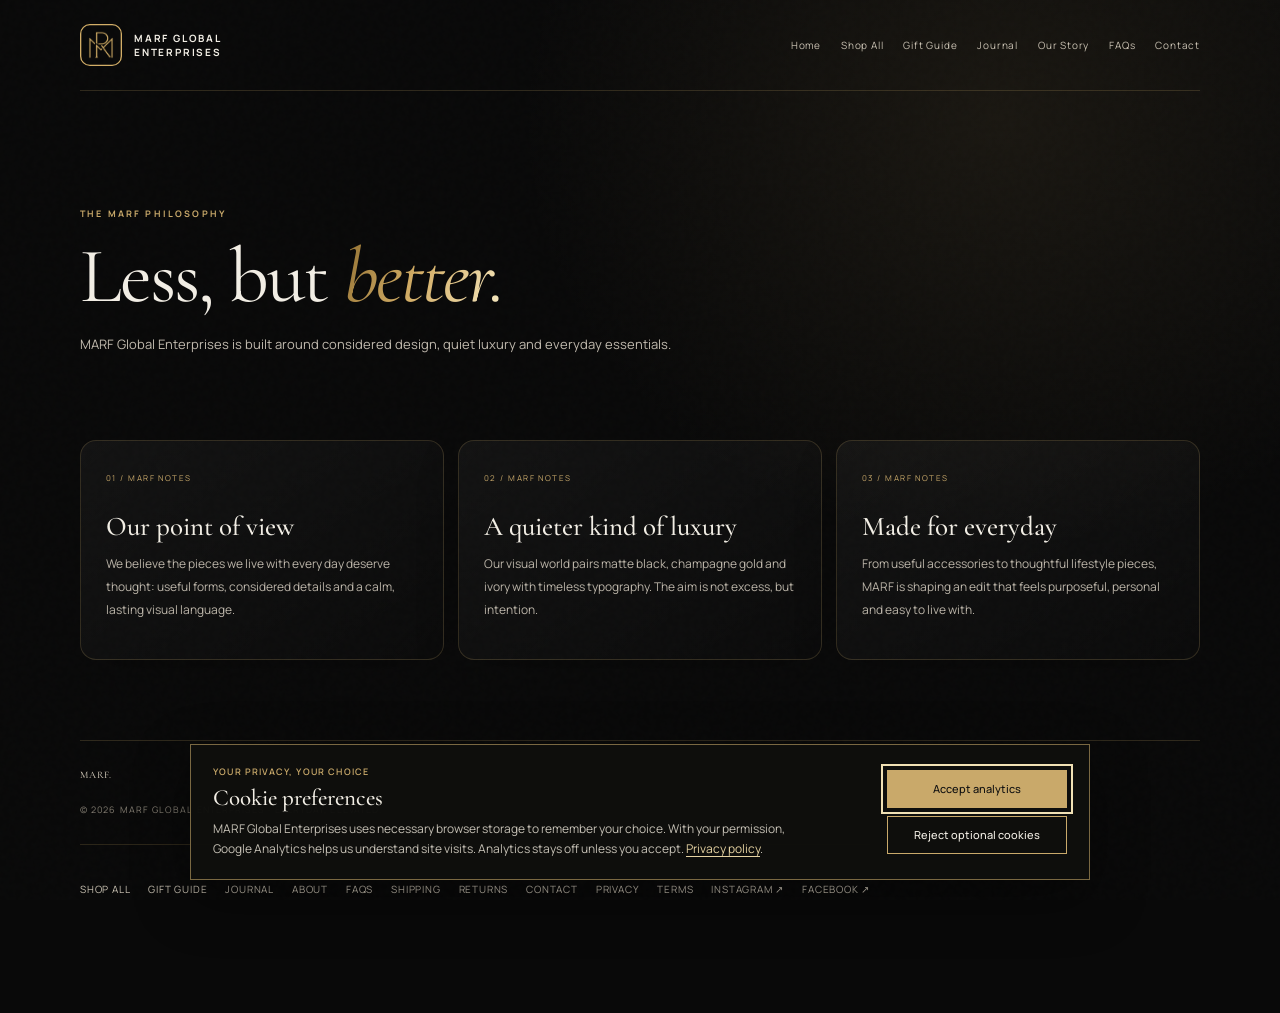
<file: about.html>
<!doctype html>
<html lang="en"><head><meta charset="utf-8"><meta name="viewport" content="width=device-width,initial-scale=1"><meta name="theme-color" content="#090909"><meta name="description" content="MARF Global Enterprises is built around considered design, quiet luxury and everyday essentials."><title>Our Story | MARF Global Enterprises</title>
<link rel="preconnect" href="https://fonts.googleapis.com"><link rel="preconnect" href="https://fonts.gstatic.com" crossorigin><link href="https://fonts.googleapis.com/css2?family=Cormorant+Garamond:ital,wght@0,300;0,400;0,500;0,600;1,300;1,400;1,500&family=Manrope:wght@300;400;500;600;700&display=swap" rel="stylesheet">
<link rel="stylesheet" href="styles.css?v=20261105-global-theme"><link rel="stylesheet" href="luxury.css?v=20261105-global-theme"><link rel="stylesheet" href="cookie-consent.css?v=20261105-global-theme"><link rel="icon" type="image/svg+xml" href="favicon.svg"><script src="cookie-consent.js?v=20261105-global-theme" defer></script>
<style>
:root{--page-gold:#c9a96a;--page-ivory:#f2eee5;--page-muted:#aaa397;--page-line:rgba(201,169,106,.2)}
body{min-height:100vh;background:radial-gradient(ellipse at 78% 12%,rgba(201,169,106,.09),transparent 34%),#090909;color:var(--page-ivory);font-family:Manrope,Arial,sans-serif}
.page-shell{width:min(1120px,calc(100% - 48px));margin:0 auto;padding:0 0 70px}
.page-top{display:flex;align-items:center;justify-content:space-between;gap:20px;padding:24px 0;border-bottom:1px solid var(--page-line)}
.page-brand{display:flex;align-items:center;gap:12px;color:var(--page-ivory);text-decoration:none;font-size:10px;font-weight:700;letter-spacing:.18em}
.page-brand img{width:42px;height:42px;object-fit:contain}
.page-nav{display:flex;flex-wrap:wrap;justify-content:flex-end;gap:8px 20px}
.page-nav a,.page-footer a{color:#c9c1b2;text-decoration:none;font-size:10px;letter-spacing:.08em;transition:color .2s}
.page-nav a:hover,.page-footer a:hover{color:#e6d3a2}
.page-hero{padding:clamp(58px,10vw,116px) 0 48px;max-width:850px}
.page-eyebrow{color:var(--page-gold);font-size:9px;font-weight:700;letter-spacing:.24em;text-transform:uppercase}
.page-hero h1{margin:18px 0 18px;font:400 clamp(42px,7vw,78px)/.98 "Cormorant Garamond",Georgia,serif;letter-spacing:-.025em}
.page-hero h1 em{color:#d9bc80;font-weight:400}
.page-intro{max-width:620px;color:#c1baae;font-size:13px;line-height:1.9}
.editorial-grid{display:grid;grid-template-columns:repeat(3,minmax(0,1fr));gap:14px;margin:22px 0}
.editorial-card{min-height:210px;padding:25px;border:1px solid var(--page-line);border-radius:16px;background:linear-gradient(145deg,rgba(255,255,255,.045),rgba(255,255,255,.012));box-shadow:0 18px 45px rgba(0,0,0,.16)}
.card-index{color:var(--page-gold);font-size:8px;letter-spacing:.18em}
.editorial-card h2{margin:28px 0 12px;font:500 27px/1.05 "Cormorant Garamond",Georgia,serif}
.editorial-card p,.faq-item p{color:#bcb5a9;font-size:12px;line-height:1.9}
.faq-list{max-width:850px;margin:24px 0}
.faq-item{margin:10px 0;border:1px solid var(--page-line);border-radius:12px;background:rgba(255,255,255,.025);overflow:hidden}
.faq-item summary{padding:20px 22px;cursor:pointer;color:#f2eee5;font:500 21px "Cormorant Garamond",Georgia,serif;list-style:none}
.faq-item summary::-webkit-details-marker{display:none}.faq-item summary:after{content:"+";float:right;color:var(--page-gold);font:400 20px Manrope}
.faq-item[open] summary:after{content:"−"}.faq-item p{padding:0 22px 18px;margin:0}
.page-cta{padding:32px 0 12px}.gold-button{display:inline-flex;align-items:center;gap:18px;padding:14px 20px;border-radius:999px;background:linear-gradient(115deg,#c9a96a,#f0d99f,#c9a96a);color:#100e09;text-decoration:none;font-size:10px;font-weight:800;letter-spacing:.08em;text-transform:uppercase;box-shadow:0 8px 26px rgba(201,169,106,.17)}
.page-footer{margin-top:80px;padding:28px 0;border-top:1px solid var(--page-line);display:flex;align-items:center;justify-content:space-between;gap:22px;flex-wrap:wrap}
.footer-brand{color:#e9dfcd;font:500 25px "Cormorant Garamond",Georgia,serif}.footer-links{display:flex;flex-wrap:wrap;gap:12px 18px}
.footer-note{width:100%;color:#817b70;font-size:9px;letter-spacing:.12em}
@media(max-width:760px){.page-shell{width:min(100% - 30px,600px)}.page-top{align-items:flex-start;flex-direction:column}.page-nav{justify-content:flex-start;gap:12px 16px}.editorial-grid{grid-template-columns:1fr}.editorial-card{min-height:0}.editorial-card h2{margin-top:18px}.page-footer{margin-top:52px}}
@media(prefers-reduced-motion:reduce){*{scroll-behavior:auto!important;transition:none!important}}
</style></head><body><div class="page-shell"><header class="page-top"><a class="page-brand" href="index.html"><img src="favicon.svg" alt=""><span>MARF GLOBAL<br>ENTERPRISES</span></a><nav class="page-nav" aria-label="Main navigation"><a href="index.html">Home</a><a href="products.html">Shop All</a><a href="gift-guide.html">Gift Guide</a><a href="blog.html">Journal</a><a href="about.html">Our Story</a><a href="faq.html">FAQs</a><a href="contact.html">Contact</a></nav></header>
<main><section class="page-hero"><p class="page-eyebrow">THE MARF PHILOSOPHY</p><h1>Less, but <em>better.</em></h1><p class="page-intro">MARF Global Enterprises is built around considered design, quiet luxury and everyday essentials.</p></section><div class="editorial-grid"><article class="editorial-card"><span class="card-index">01 / MARF NOTES</span><h2>Our point of view</h2><p>We believe the pieces we live with every day deserve thought: useful forms, considered details and a calm, lasting visual language.</p></article><article class="editorial-card"><span class="card-index">02 / MARF NOTES</span><h2>A quieter kind of luxury</h2><p>Our visual world pairs matte black, champagne gold and ivory with timeless typography. The aim is not excess, but intention.</p></article><article class="editorial-card"><span class="card-index">03 / MARF NOTES</span><h2>Made for everyday</h2><p>From useful accessories to thoughtful lifestyle pieces, MARF is shaping an edit that feels purposeful, personal and easy to live with.</p></article></div></main>
<footer class="page-footer"><a class="footer-brand" href="index.html">MARF.</a><div class="footer-links"><a href="products.html">Shop All</a><a href="gift-guide.html">Gift Guide</a><a href="blog.html">Journal</a><a href="about.html">About</a><a href="faq.html">FAQs</a><a href="shipping.html">Shipping</a><a href="returns.html">Returns</a><a href="contact.html">Contact</a><a href="privacy-policy.html">Privacy</a><a href="terms.html">Terms</a><a href="https://www.instagram.com/marfglobal/" target="_blank" rel="noopener noreferrer">Instagram ↗</a><a href="https://www.facebook.com/marfglobal" target="_blank" rel="noopener noreferrer">Facebook ↗</a></div><div class="footer-note">© 2026 MARF GLOBAL ENTERPRISES · EVERYDAY, ELEVATED.</div></footer></div></body></html>
</file>
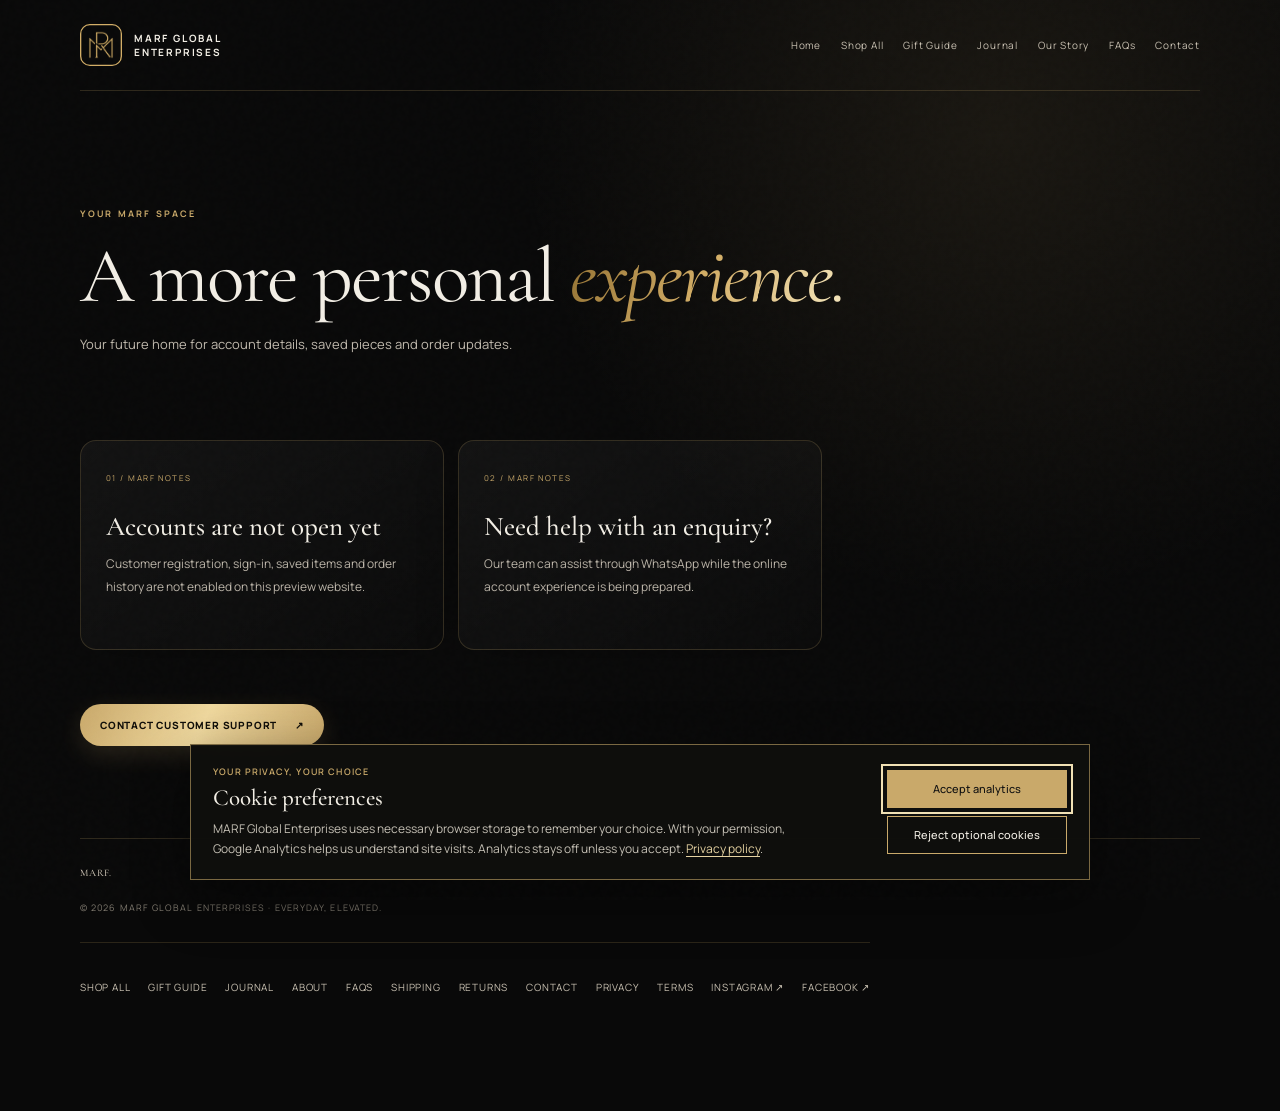
<file: account.html>
<!doctype html>
<html lang="en"><head><meta charset="utf-8"><meta name="viewport" content="width=device-width,initial-scale=1"><meta name="theme-color" content="#090909"><meta name="description" content="Your future home for account details, saved pieces and order updates."><title>My MARF Account | MARF Global Enterprises</title>
<link rel="preconnect" href="https://fonts.googleapis.com"><link rel="preconnect" href="https://fonts.gstatic.com" crossorigin><link href="https://fonts.googleapis.com/css2?family=Cormorant+Garamond:ital,wght@0,300;0,400;0,500;0,600;1,300;1,400;1,500&family=Manrope:wght@300;400;500;600;700&display=swap" rel="stylesheet">
<link rel="stylesheet" href="styles.css?v=20261105-global-theme"><link rel="stylesheet" href="luxury.css?v=20261105-global-theme"><link rel="stylesheet" href="cookie-consent.css?v=20261105-global-theme"><link rel="icon" type="image/svg+xml" href="favicon.svg"><script src="cookie-consent.js?v=20261105-global-theme" defer></script>
<style>
:root{--page-gold:#c9a96a;--page-ivory:#f2eee5;--page-muted:#aaa397;--page-line:rgba(201,169,106,.2)}
body{min-height:100vh;background:radial-gradient(ellipse at 78% 12%,rgba(201,169,106,.09),transparent 34%),#090909;color:var(--page-ivory);font-family:Manrope,Arial,sans-serif}
.page-shell{width:min(1120px,calc(100% - 48px));margin:0 auto;padding:0 0 70px}
.page-top{display:flex;align-items:center;justify-content:space-between;gap:20px;padding:24px 0;border-bottom:1px solid var(--page-line)}
.page-brand{display:flex;align-items:center;gap:12px;color:var(--page-ivory);text-decoration:none;font-size:10px;font-weight:700;letter-spacing:.18em}
.page-brand img{width:42px;height:42px;object-fit:contain}
.page-nav{display:flex;flex-wrap:wrap;justify-content:flex-end;gap:8px 20px}
.page-nav a,.page-footer a{color:#c9c1b2;text-decoration:none;font-size:10px;letter-spacing:.08em;transition:color .2s}
.page-nav a:hover,.page-footer a:hover{color:#e6d3a2}
.page-hero{padding:clamp(58px,10vw,116px) 0 48px;max-width:850px}
.page-eyebrow{color:var(--page-gold);font-size:9px;font-weight:700;letter-spacing:.24em;text-transform:uppercase}
.page-hero h1{margin:18px 0 18px;font:400 clamp(42px,7vw,78px)/.98 "Cormorant Garamond",Georgia,serif;letter-spacing:-.025em}
.page-hero h1 em{color:#d9bc80;font-weight:400}
.page-intro{max-width:620px;color:#c1baae;font-size:13px;line-height:1.9}
.editorial-grid{display:grid;grid-template-columns:repeat(3,minmax(0,1fr));gap:14px;margin:22px 0}
.editorial-card{min-height:210px;padding:25px;border:1px solid var(--page-line);border-radius:16px;background:linear-gradient(145deg,rgba(255,255,255,.045),rgba(255,255,255,.012));box-shadow:0 18px 45px rgba(0,0,0,.16)}
.card-index{color:var(--page-gold);font-size:8px;letter-spacing:.18em}
.editorial-card h2{margin:28px 0 12px;font:500 27px/1.05 "Cormorant Garamond",Georgia,serif}
.editorial-card p,.faq-item p{color:#bcb5a9;font-size:12px;line-height:1.9}
.faq-list{max-width:850px;margin:24px 0}
.faq-item{margin:10px 0;border:1px solid var(--page-line);border-radius:12px;background:rgba(255,255,255,.025);overflow:hidden}
.faq-item summary{padding:20px 22px;cursor:pointer;color:#f2eee5;font:500 21px "Cormorant Garamond",Georgia,serif;list-style:none}
.faq-item summary::-webkit-details-marker{display:none}.faq-item summary:after{content:"+";float:right;color:var(--page-gold);font:400 20px Manrope}
.faq-item[open] summary:after{content:"−"}.faq-item p{padding:0 22px 18px;margin:0}
.page-cta{padding:32px 0 12px}.gold-button{display:inline-flex;align-items:center;gap:18px;padding:14px 20px;border-radius:999px;background:linear-gradient(115deg,#c9a96a,#f0d99f,#c9a96a);color:#100e09;text-decoration:none;font-size:10px;font-weight:800;letter-spacing:.08em;text-transform:uppercase;box-shadow:0 8px 26px rgba(201,169,106,.17)}
.page-footer{margin-top:80px;padding:28px 0;border-top:1px solid var(--page-line);display:flex;align-items:center;justify-content:space-between;gap:22px;flex-wrap:wrap}
.footer-brand{color:#e9dfcd;font:500 25px "Cormorant Garamond",Georgia,serif}.footer-links{display:flex;flex-wrap:wrap;gap:12px 18px}
.footer-note{width:100%;color:#817b70;font-size:9px;letter-spacing:.12em}
@media(max-width:760px){.page-shell{width:min(100% - 30px,600px)}.page-top{align-items:flex-start;flex-direction:column}.page-nav{justify-content:flex-start;gap:12px 16px}.editorial-grid{grid-template-columns:1fr}.editorial-card{min-height:0}.editorial-card h2{margin-top:18px}.page-footer{margin-top:52px}}
@media(prefers-reduced-motion:reduce){*{scroll-behavior:auto!important;transition:none!important}}
</style></head><body><div class="page-shell"><header class="page-top"><a class="page-brand" href="index.html"><img src="favicon.svg" alt=""><span>MARF GLOBAL<br>ENTERPRISES</span></a><nav class="page-nav" aria-label="Main navigation"><a href="index.html">Home</a><a href="products.html">Shop All</a><a href="gift-guide.html">Gift Guide</a><a href="blog.html">Journal</a><a href="about.html">Our Story</a><a href="faq.html">FAQs</a><a href="contact.html">Contact</a></nav></header>
<main><section class="page-hero"><p class="page-eyebrow">YOUR MARF SPACE</p><h1>A more personal <em>experience.</em></h1><p class="page-intro">Your future home for account details, saved pieces and order updates.</p></section><div class="editorial-grid"><article class="editorial-card"><span class="card-index">01 / MARF NOTES</span><h2>Accounts are not open yet</h2><p>Customer registration, sign-in, saved items and order history are not enabled on this preview website.</p></article><article class="editorial-card"><span class="card-index">02 / MARF NOTES</span><h2>Need help with an enquiry?</h2><p>Our team can assist through WhatsApp while the online account experience is being prepared.</p></article></div><div class="page-cta"><a class="gold-button" href="https://wa.me/923404612368" target="_blank" rel="noopener noreferrer">Contact customer support <span aria-hidden="true">↗</span></a></div></main>
<footer class="page-footer"><a class="footer-brand" href="index.html">MARF.</a><div class="footer-links"><a href="products.html">Shop All</a><a href="gift-guide.html">Gift Guide</a><a href="blog.html">Journal</a><a href="about.html">About</a><a href="faq.html">FAQs</a><a href="shipping.html">Shipping</a><a href="returns.html">Returns</a><a href="contact.html">Contact</a><a href="privacy-policy.html">Privacy</a><a href="terms.html">Terms</a><a href="https://www.instagram.com/marfglobal/" target="_blank" rel="noopener noreferrer">Instagram ↗</a><a href="https://www.facebook.com/marfglobal" target="_blank" rel="noopener noreferrer">Facebook ↗</a></div><div class="footer-note">© 2026 MARF GLOBAL ENTERPRISES · EVERYDAY, ELEVATED.</div></footer></div></body></html>
</file>
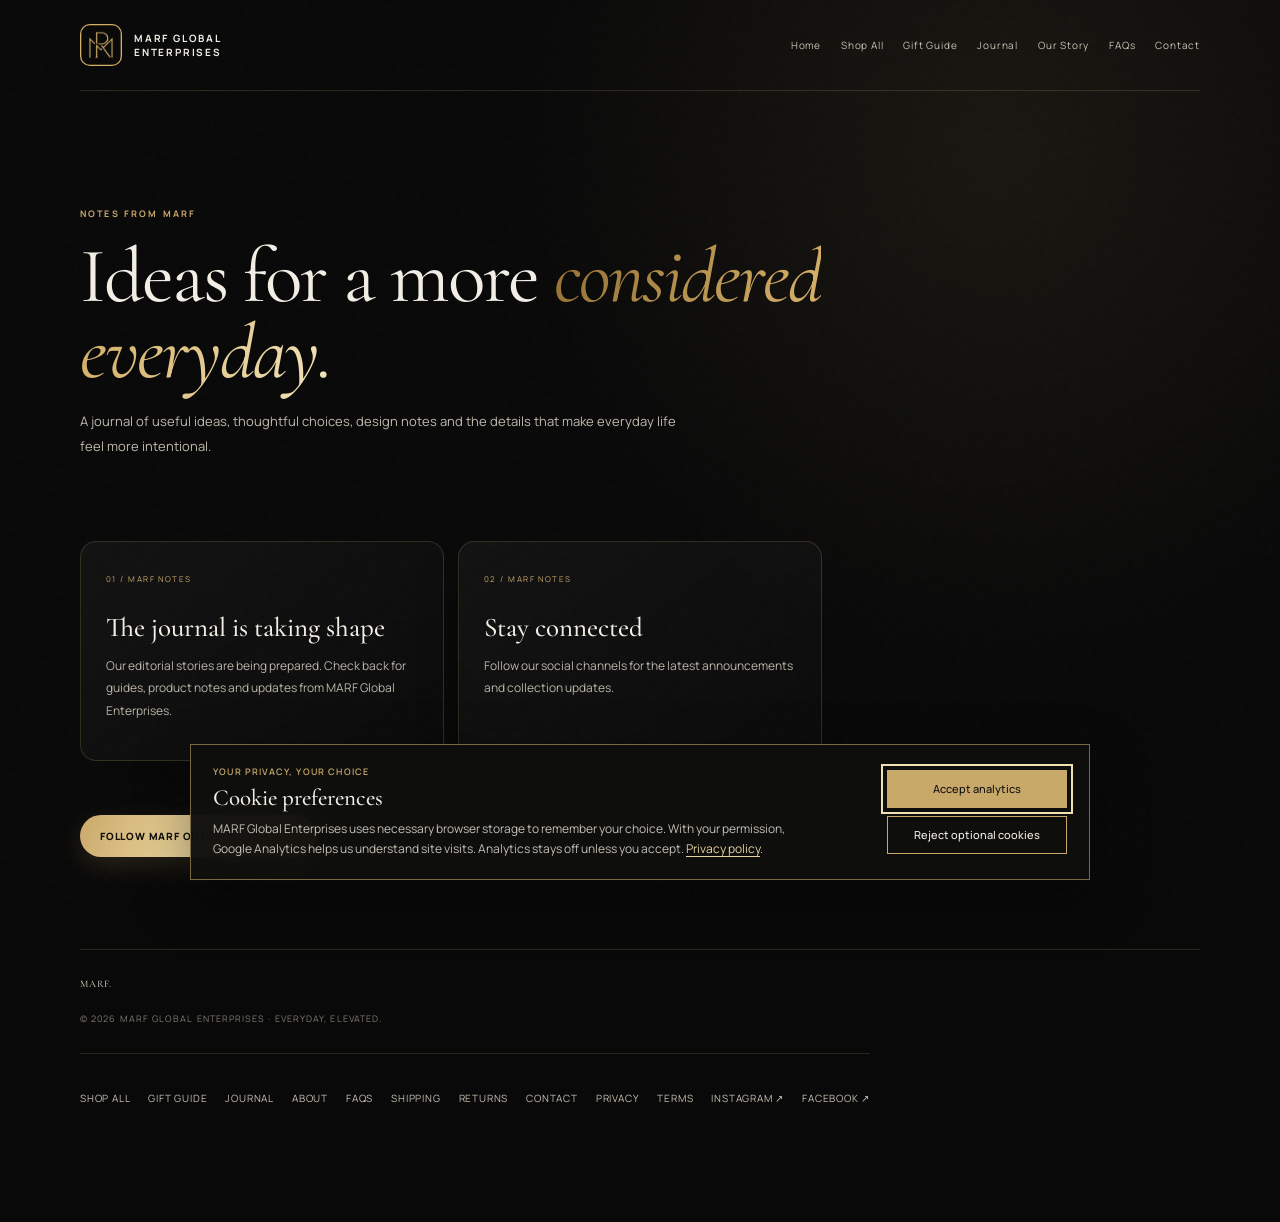
<file: blog.html>
<!doctype html>
<html lang="en"><head><meta charset="utf-8"><meta name="viewport" content="width=device-width,initial-scale=1"><meta name="theme-color" content="#090909"><meta name="description" content="A journal of useful ideas, thoughtful choices, design notes and the details that make everyday life feel more intentional."><title>The Journal | MARF Global Enterprises</title>
<link rel="preconnect" href="https://fonts.googleapis.com"><link rel="preconnect" href="https://fonts.gstatic.com" crossorigin><link href="https://fonts.googleapis.com/css2?family=Cormorant+Garamond:ital,wght@0,300;0,400;0,500;0,600;1,300;1,400;1,500&family=Manrope:wght@300;400;500;600;700&display=swap" rel="stylesheet">
<link rel="stylesheet" href="styles.css?v=20261105-global-theme"><link rel="stylesheet" href="luxury.css?v=20261105-global-theme"><link rel="stylesheet" href="cookie-consent.css?v=20261105-global-theme"><link rel="icon" type="image/svg+xml" href="favicon.svg"><script src="cookie-consent.js?v=20261105-global-theme" defer></script>
<style>
:root{--page-gold:#c9a96a;--page-ivory:#f2eee5;--page-muted:#aaa397;--page-line:rgba(201,169,106,.2)}
body{min-height:100vh;background:radial-gradient(ellipse at 78% 12%,rgba(201,169,106,.09),transparent 34%),#090909;color:var(--page-ivory);font-family:Manrope,Arial,sans-serif}
.page-shell{width:min(1120px,calc(100% - 48px));margin:0 auto;padding:0 0 70px}
.page-top{display:flex;align-items:center;justify-content:space-between;gap:20px;padding:24px 0;border-bottom:1px solid var(--page-line)}
.page-brand{display:flex;align-items:center;gap:12px;color:var(--page-ivory);text-decoration:none;font-size:10px;font-weight:700;letter-spacing:.18em}
.page-brand img{width:42px;height:42px;object-fit:contain}
.page-nav{display:flex;flex-wrap:wrap;justify-content:flex-end;gap:8px 20px}
.page-nav a,.page-footer a{color:#c9c1b2;text-decoration:none;font-size:10px;letter-spacing:.08em;transition:color .2s}
.page-nav a:hover,.page-footer a:hover{color:#e6d3a2}
.page-hero{padding:clamp(58px,10vw,116px) 0 48px;max-width:850px}
.page-eyebrow{color:var(--page-gold);font-size:9px;font-weight:700;letter-spacing:.24em;text-transform:uppercase}
.page-hero h1{margin:18px 0 18px;font:400 clamp(42px,7vw,78px)/.98 "Cormorant Garamond",Georgia,serif;letter-spacing:-.025em}
.page-hero h1 em{color:#d9bc80;font-weight:400}
.page-intro{max-width:620px;color:#c1baae;font-size:13px;line-height:1.9}
.editorial-grid{display:grid;grid-template-columns:repeat(3,minmax(0,1fr));gap:14px;margin:22px 0}
.editorial-card{min-height:210px;padding:25px;border:1px solid var(--page-line);border-radius:16px;background:linear-gradient(145deg,rgba(255,255,255,.045),rgba(255,255,255,.012));box-shadow:0 18px 45px rgba(0,0,0,.16)}
.card-index{color:var(--page-gold);font-size:8px;letter-spacing:.18em}
.editorial-card h2{margin:28px 0 12px;font:500 27px/1.05 "Cormorant Garamond",Georgia,serif}
.editorial-card p,.faq-item p{color:#bcb5a9;font-size:12px;line-height:1.9}
.faq-list{max-width:850px;margin:24px 0}
.faq-item{margin:10px 0;border:1px solid var(--page-line);border-radius:12px;background:rgba(255,255,255,.025);overflow:hidden}
.faq-item summary{padding:20px 22px;cursor:pointer;color:#f2eee5;font:500 21px "Cormorant Garamond",Georgia,serif;list-style:none}
.faq-item summary::-webkit-details-marker{display:none}.faq-item summary:after{content:"+";float:right;color:var(--page-gold);font:400 20px Manrope}
.faq-item[open] summary:after{content:"−"}.faq-item p{padding:0 22px 18px;margin:0}
.page-cta{padding:32px 0 12px}.gold-button{display:inline-flex;align-items:center;gap:18px;padding:14px 20px;border-radius:999px;background:linear-gradient(115deg,#c9a96a,#f0d99f,#c9a96a);color:#100e09;text-decoration:none;font-size:10px;font-weight:800;letter-spacing:.08em;text-transform:uppercase;box-shadow:0 8px 26px rgba(201,169,106,.17)}
.page-footer{margin-top:80px;padding:28px 0;border-top:1px solid var(--page-line);display:flex;align-items:center;justify-content:space-between;gap:22px;flex-wrap:wrap}
.footer-brand{color:#e9dfcd;font:500 25px "Cormorant Garamond",Georgia,serif}.footer-links{display:flex;flex-wrap:wrap;gap:12px 18px}
.footer-note{width:100%;color:#817b70;font-size:9px;letter-spacing:.12em}
@media(max-width:760px){.page-shell{width:min(100% - 30px,600px)}.page-top{align-items:flex-start;flex-direction:column}.page-nav{justify-content:flex-start;gap:12px 16px}.editorial-grid{grid-template-columns:1fr}.editorial-card{min-height:0}.editorial-card h2{margin-top:18px}.page-footer{margin-top:52px}}
@media(prefers-reduced-motion:reduce){*{scroll-behavior:auto!important;transition:none!important}}
</style></head><body><div class="page-shell"><header class="page-top"><a class="page-brand" href="index.html"><img src="favicon.svg" alt=""><span>MARF GLOBAL<br>ENTERPRISES</span></a><nav class="page-nav" aria-label="Main navigation"><a href="index.html">Home</a><a href="products.html">Shop All</a><a href="gift-guide.html">Gift Guide</a><a href="blog.html">Journal</a><a href="about.html">Our Story</a><a href="faq.html">FAQs</a><a href="contact.html">Contact</a></nav></header>
<main><section class="page-hero"><p class="page-eyebrow">NOTES FROM MARF</p><h1>Ideas for a more <em>considered everyday.</em></h1><p class="page-intro">A journal of useful ideas, thoughtful choices, design notes and the details that make everyday life feel more intentional.</p></section><div class="editorial-grid"><article class="editorial-card"><span class="card-index">01 / MARF NOTES</span><h2>The journal is taking shape</h2><p>Our editorial stories are being prepared. Check back for guides, product notes and updates from MARF Global Enterprises.</p></article><article class="editorial-card"><span class="card-index">02 / MARF NOTES</span><h2>Stay connected</h2><p>Follow our social channels for the latest announcements and collection updates.</p></article></div><div class="page-cta"><a class="gold-button" href="https://www.instagram.com/marfglobal/" target="_blank" rel="noopener noreferrer">Follow MARF on Instagram <span aria-hidden="true">↗</span></a></div></main>
<footer class="page-footer"><a class="footer-brand" href="index.html">MARF.</a><div class="footer-links"><a href="products.html">Shop All</a><a href="gift-guide.html">Gift Guide</a><a href="blog.html">Journal</a><a href="about.html">About</a><a href="faq.html">FAQs</a><a href="shipping.html">Shipping</a><a href="returns.html">Returns</a><a href="contact.html">Contact</a><a href="privacy-policy.html">Privacy</a><a href="terms.html">Terms</a><a href="https://www.instagram.com/marfglobal/" target="_blank" rel="noopener noreferrer">Instagram ↗</a><a href="https://www.facebook.com/marfglobal" target="_blank" rel="noopener noreferrer">Facebook ↗</a></div><div class="footer-note">© 2026 MARF GLOBAL ENTERPRISES · EVERYDAY, ELEVATED.</div></footer></div></body></html>
</file>
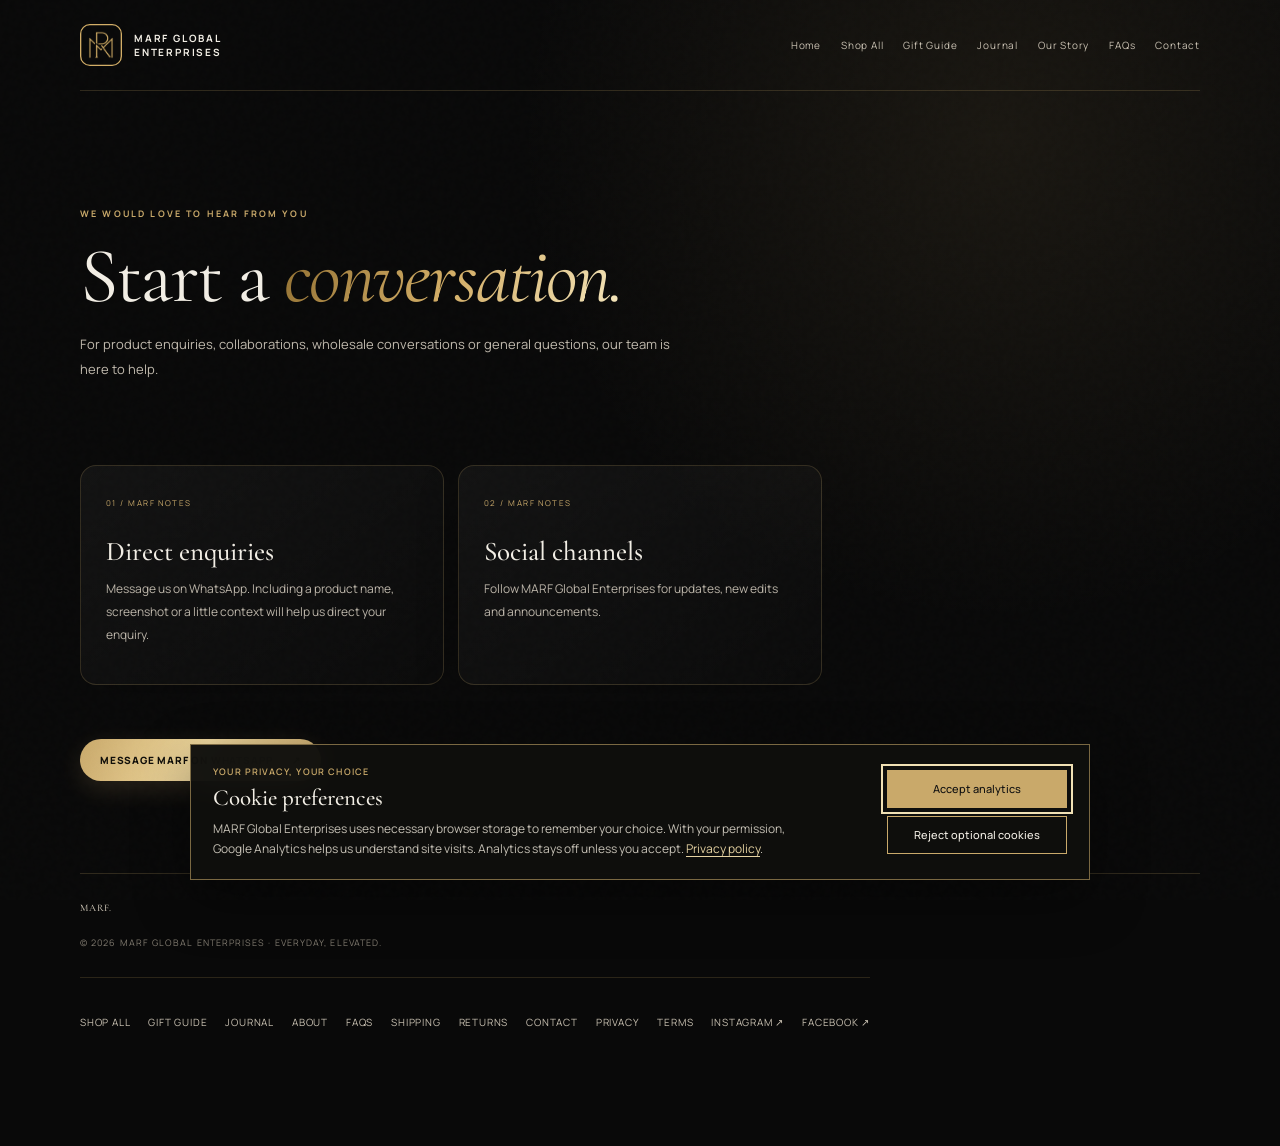
<file: contact.html>
<!doctype html>
<html lang="en"><head><meta charset="utf-8"><meta name="viewport" content="width=device-width,initial-scale=1"><meta name="theme-color" content="#090909"><meta name="description" content="For product enquiries, collaborations, wholesale conversations or general questions, our team is here to help."><title>Contact MARF | MARF Global Enterprises</title>
<link rel="preconnect" href="https://fonts.googleapis.com"><link rel="preconnect" href="https://fonts.gstatic.com" crossorigin><link href="https://fonts.googleapis.com/css2?family=Cormorant+Garamond:ital,wght@0,300;0,400;0,500;0,600;1,300;1,400;1,500&family=Manrope:wght@300;400;500;600;700&display=swap" rel="stylesheet">
<link rel="stylesheet" href="styles.css?v=20261105-global-theme"><link rel="stylesheet" href="luxury.css?v=20261105-global-theme"><link rel="stylesheet" href="cookie-consent.css?v=20261105-global-theme"><link rel="icon" type="image/svg+xml" href="favicon.svg"><script src="cookie-consent.js?v=20261105-global-theme" defer></script>
<style>
:root{--page-gold:#c9a96a;--page-ivory:#f2eee5;--page-muted:#aaa397;--page-line:rgba(201,169,106,.2)}
body{min-height:100vh;background:radial-gradient(ellipse at 78% 12%,rgba(201,169,106,.09),transparent 34%),#090909;color:var(--page-ivory);font-family:Manrope,Arial,sans-serif}
.page-shell{width:min(1120px,calc(100% - 48px));margin:0 auto;padding:0 0 70px}
.page-top{display:flex;align-items:center;justify-content:space-between;gap:20px;padding:24px 0;border-bottom:1px solid var(--page-line)}
.page-brand{display:flex;align-items:center;gap:12px;color:var(--page-ivory);text-decoration:none;font-size:10px;font-weight:700;letter-spacing:.18em}
.page-brand img{width:42px;height:42px;object-fit:contain}
.page-nav{display:flex;flex-wrap:wrap;justify-content:flex-end;gap:8px 20px}
.page-nav a,.page-footer a{color:#c9c1b2;text-decoration:none;font-size:10px;letter-spacing:.08em;transition:color .2s}
.page-nav a:hover,.page-footer a:hover{color:#e6d3a2}
.page-hero{padding:clamp(58px,10vw,116px) 0 48px;max-width:850px}
.page-eyebrow{color:var(--page-gold);font-size:9px;font-weight:700;letter-spacing:.24em;text-transform:uppercase}
.page-hero h1{margin:18px 0 18px;font:400 clamp(42px,7vw,78px)/.98 "Cormorant Garamond",Georgia,serif;letter-spacing:-.025em}
.page-hero h1 em{color:#d9bc80;font-weight:400}
.page-intro{max-width:620px;color:#c1baae;font-size:13px;line-height:1.9}
.editorial-grid{display:grid;grid-template-columns:repeat(3,minmax(0,1fr));gap:14px;margin:22px 0}
.editorial-card{min-height:210px;padding:25px;border:1px solid var(--page-line);border-radius:16px;background:linear-gradient(145deg,rgba(255,255,255,.045),rgba(255,255,255,.012));box-shadow:0 18px 45px rgba(0,0,0,.16)}
.card-index{color:var(--page-gold);font-size:8px;letter-spacing:.18em}
.editorial-card h2{margin:28px 0 12px;font:500 27px/1.05 "Cormorant Garamond",Georgia,serif}
.editorial-card p,.faq-item p{color:#bcb5a9;font-size:12px;line-height:1.9}
.faq-list{max-width:850px;margin:24px 0}
.faq-item{margin:10px 0;border:1px solid var(--page-line);border-radius:12px;background:rgba(255,255,255,.025);overflow:hidden}
.faq-item summary{padding:20px 22px;cursor:pointer;color:#f2eee5;font:500 21px "Cormorant Garamond",Georgia,serif;list-style:none}
.faq-item summary::-webkit-details-marker{display:none}.faq-item summary:after{content:"+";float:right;color:var(--page-gold);font:400 20px Manrope}
.faq-item[open] summary:after{content:"−"}.faq-item p{padding:0 22px 18px;margin:0}
.page-cta{padding:32px 0 12px}.gold-button{display:inline-flex;align-items:center;gap:18px;padding:14px 20px;border-radius:999px;background:linear-gradient(115deg,#c9a96a,#f0d99f,#c9a96a);color:#100e09;text-decoration:none;font-size:10px;font-weight:800;letter-spacing:.08em;text-transform:uppercase;box-shadow:0 8px 26px rgba(201,169,106,.17)}
.page-footer{margin-top:80px;padding:28px 0;border-top:1px solid var(--page-line);display:flex;align-items:center;justify-content:space-between;gap:22px;flex-wrap:wrap}
.footer-brand{color:#e9dfcd;font:500 25px "Cormorant Garamond",Georgia,serif}.footer-links{display:flex;flex-wrap:wrap;gap:12px 18px}
.footer-note{width:100%;color:#817b70;font-size:9px;letter-spacing:.12em}
@media(max-width:760px){.page-shell{width:min(100% - 30px,600px)}.page-top{align-items:flex-start;flex-direction:column}.page-nav{justify-content:flex-start;gap:12px 16px}.editorial-grid{grid-template-columns:1fr}.editorial-card{min-height:0}.editorial-card h2{margin-top:18px}.page-footer{margin-top:52px}}
@media(prefers-reduced-motion:reduce){*{scroll-behavior:auto!important;transition:none!important}}
</style></head><body><div class="page-shell"><header class="page-top"><a class="page-brand" href="index.html"><img src="favicon.svg" alt=""><span>MARF GLOBAL<br>ENTERPRISES</span></a><nav class="page-nav" aria-label="Main navigation"><a href="index.html">Home</a><a href="products.html">Shop All</a><a href="gift-guide.html">Gift Guide</a><a href="blog.html">Journal</a><a href="about.html">Our Story</a><a href="faq.html">FAQs</a><a href="contact.html">Contact</a></nav></header>
<main><section class="page-hero"><p class="page-eyebrow">WE WOULD LOVE TO HEAR FROM YOU</p><h1>Start a <em>conversation.</em></h1><p class="page-intro">For product enquiries, collaborations, wholesale conversations or general questions, our team is here to help.</p></section><div class="editorial-grid"><article class="editorial-card"><span class="card-index">01 / MARF NOTES</span><h2>Direct enquiries</h2><p>Message us on WhatsApp. Including a product name, screenshot or a little context will help us direct your enquiry.</p></article><article class="editorial-card"><span class="card-index">02 / MARF NOTES</span><h2>Social channels</h2><p>Follow MARF Global Enterprises for updates, new edits and announcements.</p></article></div><div class="page-cta"><a class="gold-button" href="https://wa.me/923404612368" target="_blank" rel="noopener noreferrer">Message MARF on WhatsApp <span aria-hidden="true">↗</span></a></div></main>
<footer class="page-footer"><a class="footer-brand" href="index.html">MARF.</a><div class="footer-links"><a href="products.html">Shop All</a><a href="gift-guide.html">Gift Guide</a><a href="blog.html">Journal</a><a href="about.html">About</a><a href="faq.html">FAQs</a><a href="shipping.html">Shipping</a><a href="returns.html">Returns</a><a href="contact.html">Contact</a><a href="privacy-policy.html">Privacy</a><a href="terms.html">Terms</a><a href="https://www.instagram.com/marfglobal/" target="_blank" rel="noopener noreferrer">Instagram ↗</a><a href="https://www.facebook.com/marfglobal" target="_blank" rel="noopener noreferrer">Facebook ↗</a></div><div class="footer-note">© 2026 MARF GLOBAL ENTERPRISES · EVERYDAY, ELEVATED.</div></footer></div></body></html>
</file>
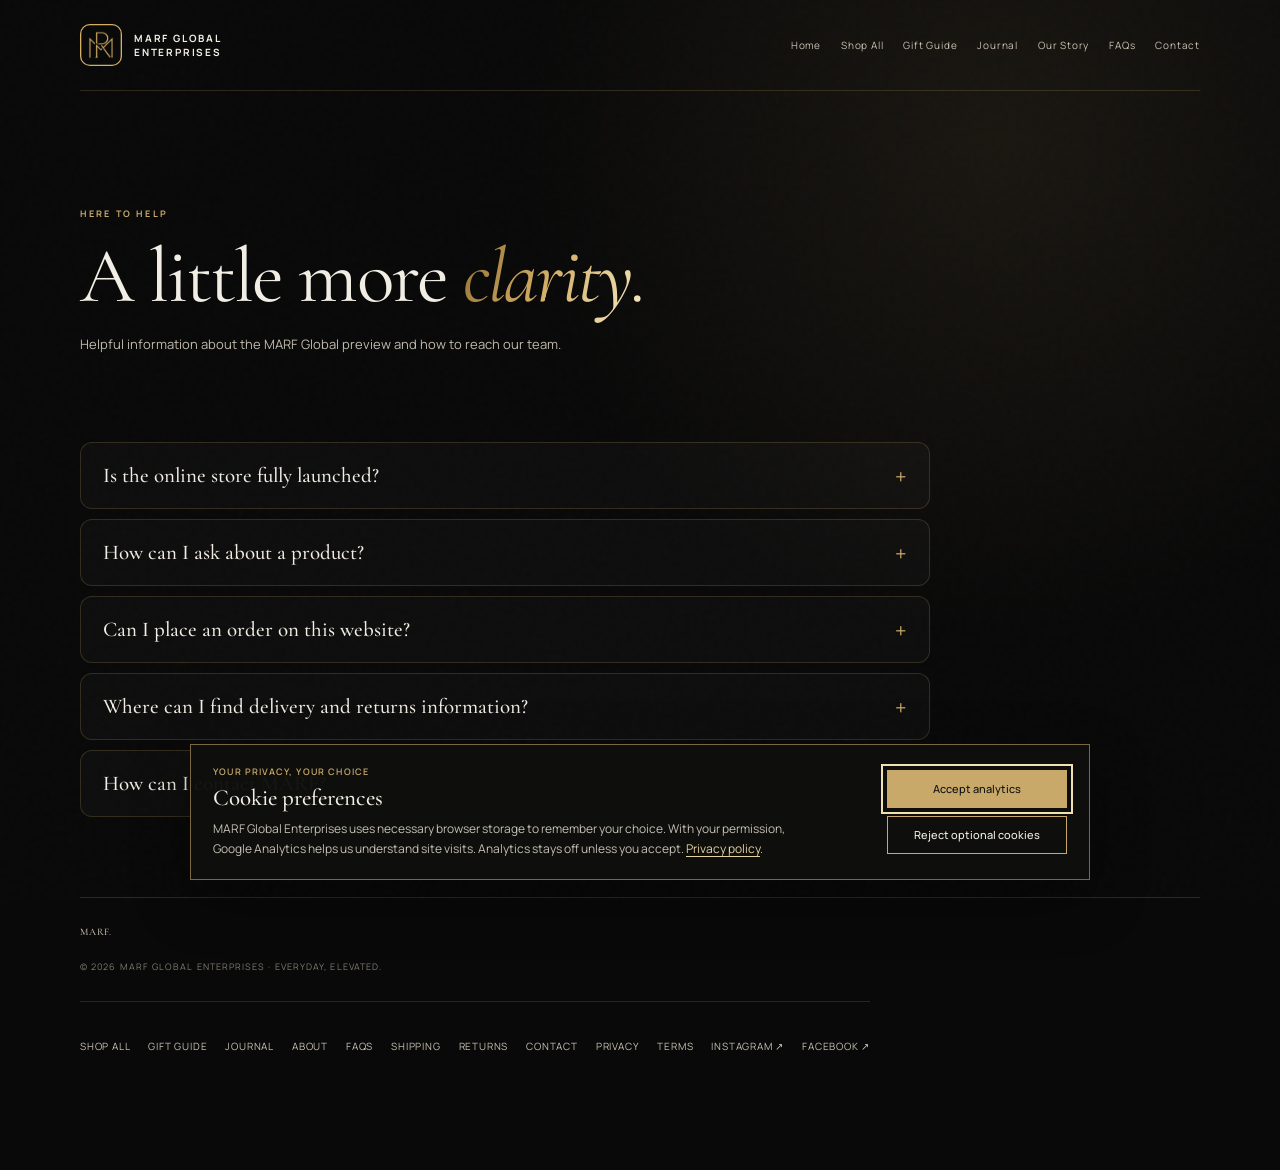
<file: faq.html>
<!doctype html>
<html lang="en"><head><meta charset="utf-8"><meta name="viewport" content="width=device-width,initial-scale=1"><meta name="theme-color" content="#090909"><meta name="description" content="Helpful information about the MARF Global preview and how to reach our team."><title>Frequently Asked Questions | MARF Global Enterprises</title>
<link rel="preconnect" href="https://fonts.googleapis.com"><link rel="preconnect" href="https://fonts.gstatic.com" crossorigin><link href="https://fonts.googleapis.com/css2?family=Cormorant+Garamond:ital,wght@0,300;0,400;0,500;0,600;1,300;1,400;1,500&family=Manrope:wght@300;400;500;600;700&display=swap" rel="stylesheet">
<link rel="stylesheet" href="styles.css?v=20261105-global-theme"><link rel="stylesheet" href="luxury.css?v=20261105-global-theme"><link rel="stylesheet" href="cookie-consent.css?v=20261105-global-theme"><link rel="icon" type="image/svg+xml" href="favicon.svg"><script src="cookie-consent.js?v=20261105-global-theme" defer></script>
<style>
:root{--page-gold:#c9a96a;--page-ivory:#f2eee5;--page-muted:#aaa397;--page-line:rgba(201,169,106,.2)}
body{min-height:100vh;background:radial-gradient(ellipse at 78% 12%,rgba(201,169,106,.09),transparent 34%),#090909;color:var(--page-ivory);font-family:Manrope,Arial,sans-serif}
.page-shell{width:min(1120px,calc(100% - 48px));margin:0 auto;padding:0 0 70px}
.page-top{display:flex;align-items:center;justify-content:space-between;gap:20px;padding:24px 0;border-bottom:1px solid var(--page-line)}
.page-brand{display:flex;align-items:center;gap:12px;color:var(--page-ivory);text-decoration:none;font-size:10px;font-weight:700;letter-spacing:.18em}
.page-brand img{width:42px;height:42px;object-fit:contain}
.page-nav{display:flex;flex-wrap:wrap;justify-content:flex-end;gap:8px 20px}
.page-nav a,.page-footer a{color:#c9c1b2;text-decoration:none;font-size:10px;letter-spacing:.08em;transition:color .2s}
.page-nav a:hover,.page-footer a:hover{color:#e6d3a2}
.page-hero{padding:clamp(58px,10vw,116px) 0 48px;max-width:850px}
.page-eyebrow{color:var(--page-gold);font-size:9px;font-weight:700;letter-spacing:.24em;text-transform:uppercase}
.page-hero h1{margin:18px 0 18px;font:400 clamp(42px,7vw,78px)/.98 "Cormorant Garamond",Georgia,serif;letter-spacing:-.025em}
.page-hero h1 em{color:#d9bc80;font-weight:400}
.page-intro{max-width:620px;color:#c1baae;font-size:13px;line-height:1.9}
.editorial-grid{display:grid;grid-template-columns:repeat(3,minmax(0,1fr));gap:14px;margin:22px 0}
.editorial-card{min-height:210px;padding:25px;border:1px solid var(--page-line);border-radius:16px;background:linear-gradient(145deg,rgba(255,255,255,.045),rgba(255,255,255,.012));box-shadow:0 18px 45px rgba(0,0,0,.16)}
.card-index{color:var(--page-gold);font-size:8px;letter-spacing:.18em}
.editorial-card h2{margin:28px 0 12px;font:500 27px/1.05 "Cormorant Garamond",Georgia,serif}
.editorial-card p,.faq-item p{color:#bcb5a9;font-size:12px;line-height:1.9}
.faq-list{max-width:850px;margin:24px 0}
.faq-item{margin:10px 0;border:1px solid var(--page-line);border-radius:12px;background:rgba(255,255,255,.025);overflow:hidden}
.faq-item summary{padding:20px 22px;cursor:pointer;color:#f2eee5;font:500 21px "Cormorant Garamond",Georgia,serif;list-style:none}
.faq-item summary::-webkit-details-marker{display:none}.faq-item summary:after{content:"+";float:right;color:var(--page-gold);font:400 20px Manrope}
.faq-item[open] summary:after{content:"−"}.faq-item p{padding:0 22px 18px;margin:0}
.page-cta{padding:32px 0 12px}.gold-button{display:inline-flex;align-items:center;gap:18px;padding:14px 20px;border-radius:999px;background:linear-gradient(115deg,#c9a96a,#f0d99f,#c9a96a);color:#100e09;text-decoration:none;font-size:10px;font-weight:800;letter-spacing:.08em;text-transform:uppercase;box-shadow:0 8px 26px rgba(201,169,106,.17)}
.page-footer{margin-top:80px;padding:28px 0;border-top:1px solid var(--page-line);display:flex;align-items:center;justify-content:space-between;gap:22px;flex-wrap:wrap}
.footer-brand{color:#e9dfcd;font:500 25px "Cormorant Garamond",Georgia,serif}.footer-links{display:flex;flex-wrap:wrap;gap:12px 18px}
.footer-note{width:100%;color:#817b70;font-size:9px;letter-spacing:.12em}
@media(max-width:760px){.page-shell{width:min(100% - 30px,600px)}.page-top{align-items:flex-start;flex-direction:column}.page-nav{justify-content:flex-start;gap:12px 16px}.editorial-grid{grid-template-columns:1fr}.editorial-card{min-height:0}.editorial-card h2{margin-top:18px}.page-footer{margin-top:52px}}
@media(prefers-reduced-motion:reduce){*{scroll-behavior:auto!important;transition:none!important}}
</style></head><body><div class="page-shell"><header class="page-top"><a class="page-brand" href="index.html"><img src="favicon.svg" alt=""><span>MARF GLOBAL<br>ENTERPRISES</span></a><nav class="page-nav" aria-label="Main navigation"><a href="index.html">Home</a><a href="products.html">Shop All</a><a href="gift-guide.html">Gift Guide</a><a href="blog.html">Journal</a><a href="about.html">Our Story</a><a href="faq.html">FAQs</a><a href="contact.html">Contact</a></nav></header>
<main><section class="page-hero"><p class="page-eyebrow">HERE TO HELP</p><h1>A little more <em>clarity.</em></h1><p class="page-intro">Helpful information about the MARF Global preview and how to reach our team.</p></section><div class="faq-list"><details class="faq-item"><summary>Is the online store fully launched?</summary><p>The website is currently in preview. Full catalogue, checkout and customer account features are being prepared.</p></details><details class="faq-item"><summary>How can I ask about a product?</summary><p>Contact our team through WhatsApp and include the product name or a screenshot, if available.</p></details><details class="faq-item"><summary>Can I place an order on this website?</summary><p>Online checkout is not currently enabled. Please contact our team to ask about availability and ordering.</p></details><details class="faq-item"><summary>Where can I find delivery and returns information?</summary><p>Shipping and returns terms will be published before online orders open. Please contact us for current enquiry support.</p></details><details class="faq-item"><summary>How can I contact MARF?</summary><p>Use the WhatsApp contact link or our official social channels listed below.</p></details></div></main>
<footer class="page-footer"><a class="footer-brand" href="index.html">MARF.</a><div class="footer-links"><a href="products.html">Shop All</a><a href="gift-guide.html">Gift Guide</a><a href="blog.html">Journal</a><a href="about.html">About</a><a href="faq.html">FAQs</a><a href="shipping.html">Shipping</a><a href="returns.html">Returns</a><a href="contact.html">Contact</a><a href="privacy-policy.html">Privacy</a><a href="terms.html">Terms</a><a href="https://www.instagram.com/marfglobal/" target="_blank" rel="noopener noreferrer">Instagram ↗</a><a href="https://www.facebook.com/marfglobal" target="_blank" rel="noopener noreferrer">Facebook ↗</a></div><div class="footer-note">© 2026 MARF GLOBAL ENTERPRISES · EVERYDAY, ELEVATED.</div></footer></div></body></html>
</file>
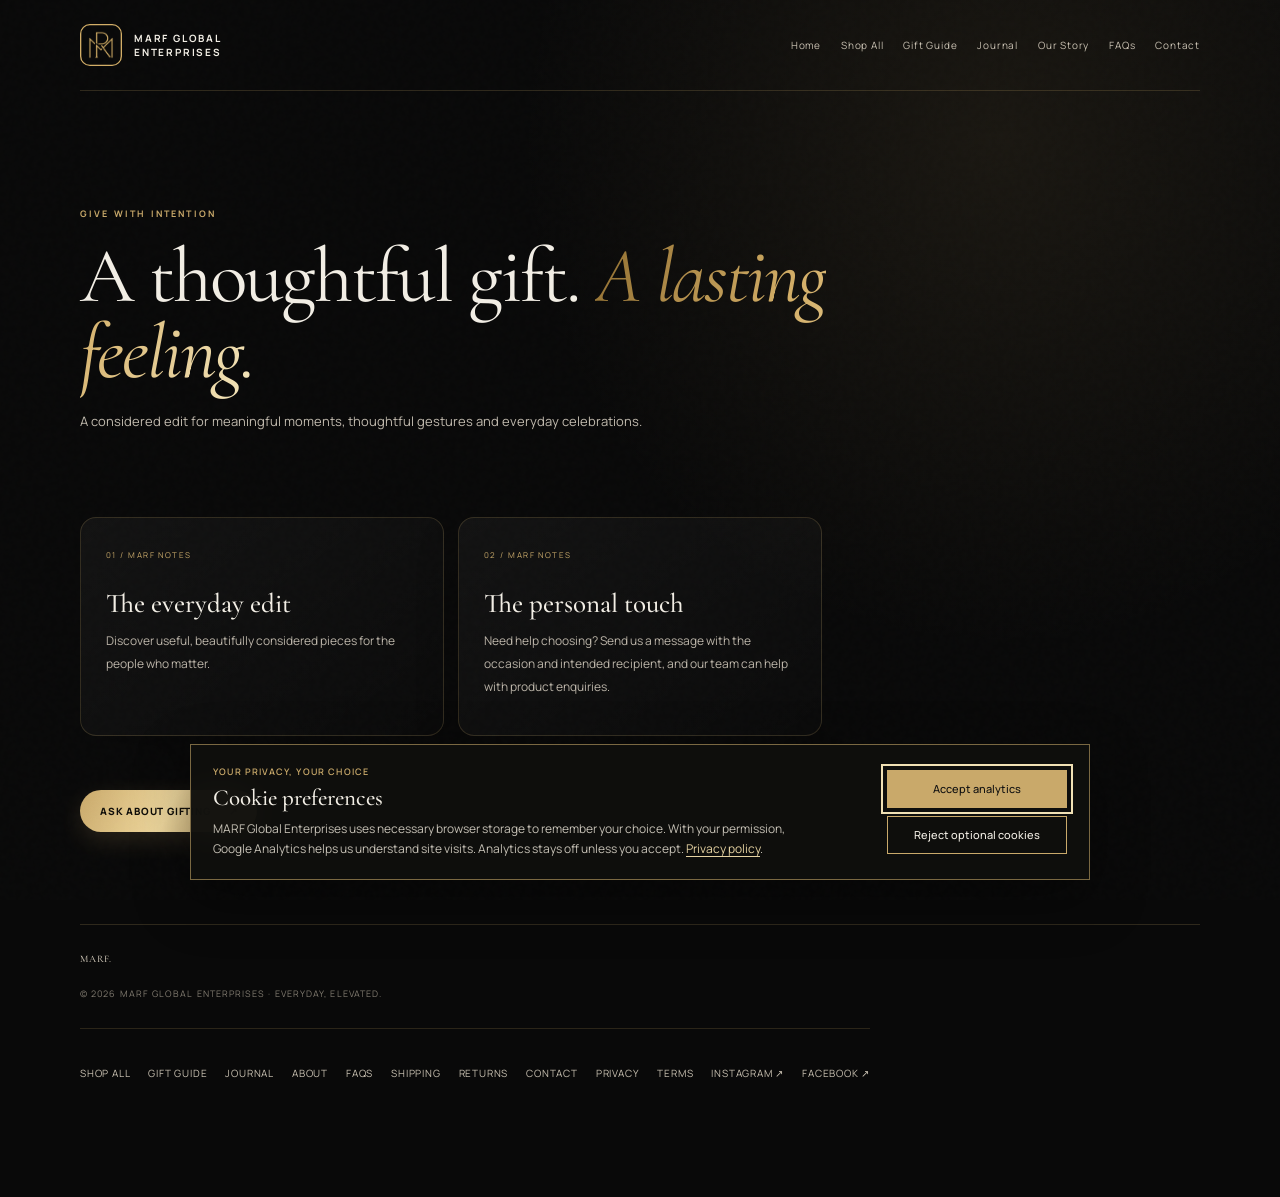
<file: gift-guide.html>
<!doctype html>
<html lang="en"><head><meta charset="utf-8"><meta name="viewport" content="width=device-width,initial-scale=1"><meta name="theme-color" content="#090909"><meta name="description" content="A considered edit for meaningful moments, thoughtful gestures and everyday celebrations."><title>The Gift Guide | MARF Global Enterprises</title>
<link rel="preconnect" href="https://fonts.googleapis.com"><link rel="preconnect" href="https://fonts.gstatic.com" crossorigin><link href="https://fonts.googleapis.com/css2?family=Cormorant+Garamond:ital,wght@0,300;0,400;0,500;0,600;1,300;1,400;1,500&family=Manrope:wght@300;400;500;600;700&display=swap" rel="stylesheet">
<link rel="stylesheet" href="styles.css?v=20261105-global-theme"><link rel="stylesheet" href="luxury.css?v=20261105-global-theme"><link rel="stylesheet" href="cookie-consent.css?v=20261105-global-theme"><link rel="icon" type="image/svg+xml" href="favicon.svg"><script src="cookie-consent.js?v=20261105-global-theme" defer></script>
<style>
:root{--page-gold:#c9a96a;--page-ivory:#f2eee5;--page-muted:#aaa397;--page-line:rgba(201,169,106,.2)}
body{min-height:100vh;background:radial-gradient(ellipse at 78% 12%,rgba(201,169,106,.09),transparent 34%),#090909;color:var(--page-ivory);font-family:Manrope,Arial,sans-serif}
.page-shell{width:min(1120px,calc(100% - 48px));margin:0 auto;padding:0 0 70px}
.page-top{display:flex;align-items:center;justify-content:space-between;gap:20px;padding:24px 0;border-bottom:1px solid var(--page-line)}
.page-brand{display:flex;align-items:center;gap:12px;color:var(--page-ivory);text-decoration:none;font-size:10px;font-weight:700;letter-spacing:.18em}
.page-brand img{width:42px;height:42px;object-fit:contain}
.page-nav{display:flex;flex-wrap:wrap;justify-content:flex-end;gap:8px 20px}
.page-nav a,.page-footer a{color:#c9c1b2;text-decoration:none;font-size:10px;letter-spacing:.08em;transition:color .2s}
.page-nav a:hover,.page-footer a:hover{color:#e6d3a2}
.page-hero{padding:clamp(58px,10vw,116px) 0 48px;max-width:850px}
.page-eyebrow{color:var(--page-gold);font-size:9px;font-weight:700;letter-spacing:.24em;text-transform:uppercase}
.page-hero h1{margin:18px 0 18px;font:400 clamp(42px,7vw,78px)/.98 "Cormorant Garamond",Georgia,serif;letter-spacing:-.025em}
.page-hero h1 em{color:#d9bc80;font-weight:400}
.page-intro{max-width:620px;color:#c1baae;font-size:13px;line-height:1.9}
.editorial-grid{display:grid;grid-template-columns:repeat(3,minmax(0,1fr));gap:14px;margin:22px 0}
.editorial-card{min-height:210px;padding:25px;border:1px solid var(--page-line);border-radius:16px;background:linear-gradient(145deg,rgba(255,255,255,.045),rgba(255,255,255,.012));box-shadow:0 18px 45px rgba(0,0,0,.16)}
.card-index{color:var(--page-gold);font-size:8px;letter-spacing:.18em}
.editorial-card h2{margin:28px 0 12px;font:500 27px/1.05 "Cormorant Garamond",Georgia,serif}
.editorial-card p,.faq-item p{color:#bcb5a9;font-size:12px;line-height:1.9}
.faq-list{max-width:850px;margin:24px 0}
.faq-item{margin:10px 0;border:1px solid var(--page-line);border-radius:12px;background:rgba(255,255,255,.025);overflow:hidden}
.faq-item summary{padding:20px 22px;cursor:pointer;color:#f2eee5;font:500 21px "Cormorant Garamond",Georgia,serif;list-style:none}
.faq-item summary::-webkit-details-marker{display:none}.faq-item summary:after{content:"+";float:right;color:var(--page-gold);font:400 20px Manrope}
.faq-item[open] summary:after{content:"−"}.faq-item p{padding:0 22px 18px;margin:0}
.page-cta{padding:32px 0 12px}.gold-button{display:inline-flex;align-items:center;gap:18px;padding:14px 20px;border-radius:999px;background:linear-gradient(115deg,#c9a96a,#f0d99f,#c9a96a);color:#100e09;text-decoration:none;font-size:10px;font-weight:800;letter-spacing:.08em;text-transform:uppercase;box-shadow:0 8px 26px rgba(201,169,106,.17)}
.page-footer{margin-top:80px;padding:28px 0;border-top:1px solid var(--page-line);display:flex;align-items:center;justify-content:space-between;gap:22px;flex-wrap:wrap}
.footer-brand{color:#e9dfcd;font:500 25px "Cormorant Garamond",Georgia,serif}.footer-links{display:flex;flex-wrap:wrap;gap:12px 18px}
.footer-note{width:100%;color:#817b70;font-size:9px;letter-spacing:.12em}
@media(max-width:760px){.page-shell{width:min(100% - 30px,600px)}.page-top{align-items:flex-start;flex-direction:column}.page-nav{justify-content:flex-start;gap:12px 16px}.editorial-grid{grid-template-columns:1fr}.editorial-card{min-height:0}.editorial-card h2{margin-top:18px}.page-footer{margin-top:52px}}
@media(prefers-reduced-motion:reduce){*{scroll-behavior:auto!important;transition:none!important}}
</style></head><body><div class="page-shell"><header class="page-top"><a class="page-brand" href="index.html"><img src="favicon.svg" alt=""><span>MARF GLOBAL<br>ENTERPRISES</span></a><nav class="page-nav" aria-label="Main navigation"><a href="index.html">Home</a><a href="products.html">Shop All</a><a href="gift-guide.html">Gift Guide</a><a href="blog.html">Journal</a><a href="about.html">Our Story</a><a href="faq.html">FAQs</a><a href="contact.html">Contact</a></nav></header>
<main><section class="page-hero"><p class="page-eyebrow">GIVE WITH INTENTION</p><h1>A thoughtful gift. <em>A lasting feeling.</em></h1><p class="page-intro">A considered edit for meaningful moments, thoughtful gestures and everyday celebrations.</p></section><div class="editorial-grid"><article class="editorial-card"><span class="card-index">01 / MARF NOTES</span><h2>The everyday edit</h2><p>Discover useful, beautifully considered pieces for the people who matter.</p></article><article class="editorial-card"><span class="card-index">02 / MARF NOTES</span><h2>The personal touch</h2><p>Need help choosing? Send us a message with the occasion and intended recipient, and our team can help with product enquiries.</p></article></div><div class="page-cta"><a class="gold-button" href="https://wa.me/923404612368" target="_blank" rel="noopener noreferrer">Ask about gifting <span aria-hidden="true">↗</span></a></div></main>
<footer class="page-footer"><a class="footer-brand" href="index.html">MARF.</a><div class="footer-links"><a href="products.html">Shop All</a><a href="gift-guide.html">Gift Guide</a><a href="blog.html">Journal</a><a href="about.html">About</a><a href="faq.html">FAQs</a><a href="shipping.html">Shipping</a><a href="returns.html">Returns</a><a href="contact.html">Contact</a><a href="privacy-policy.html">Privacy</a><a href="terms.html">Terms</a><a href="https://www.instagram.com/marfglobal/" target="_blank" rel="noopener noreferrer">Instagram ↗</a><a href="https://www.facebook.com/marfglobal" target="_blank" rel="noopener noreferrer">Facebook ↗</a></div><div class="footer-note">© 2026 MARF GLOBAL ENTERPRISES · EVERYDAY, ELEVATED.</div></footer></div></body></html>
</file>
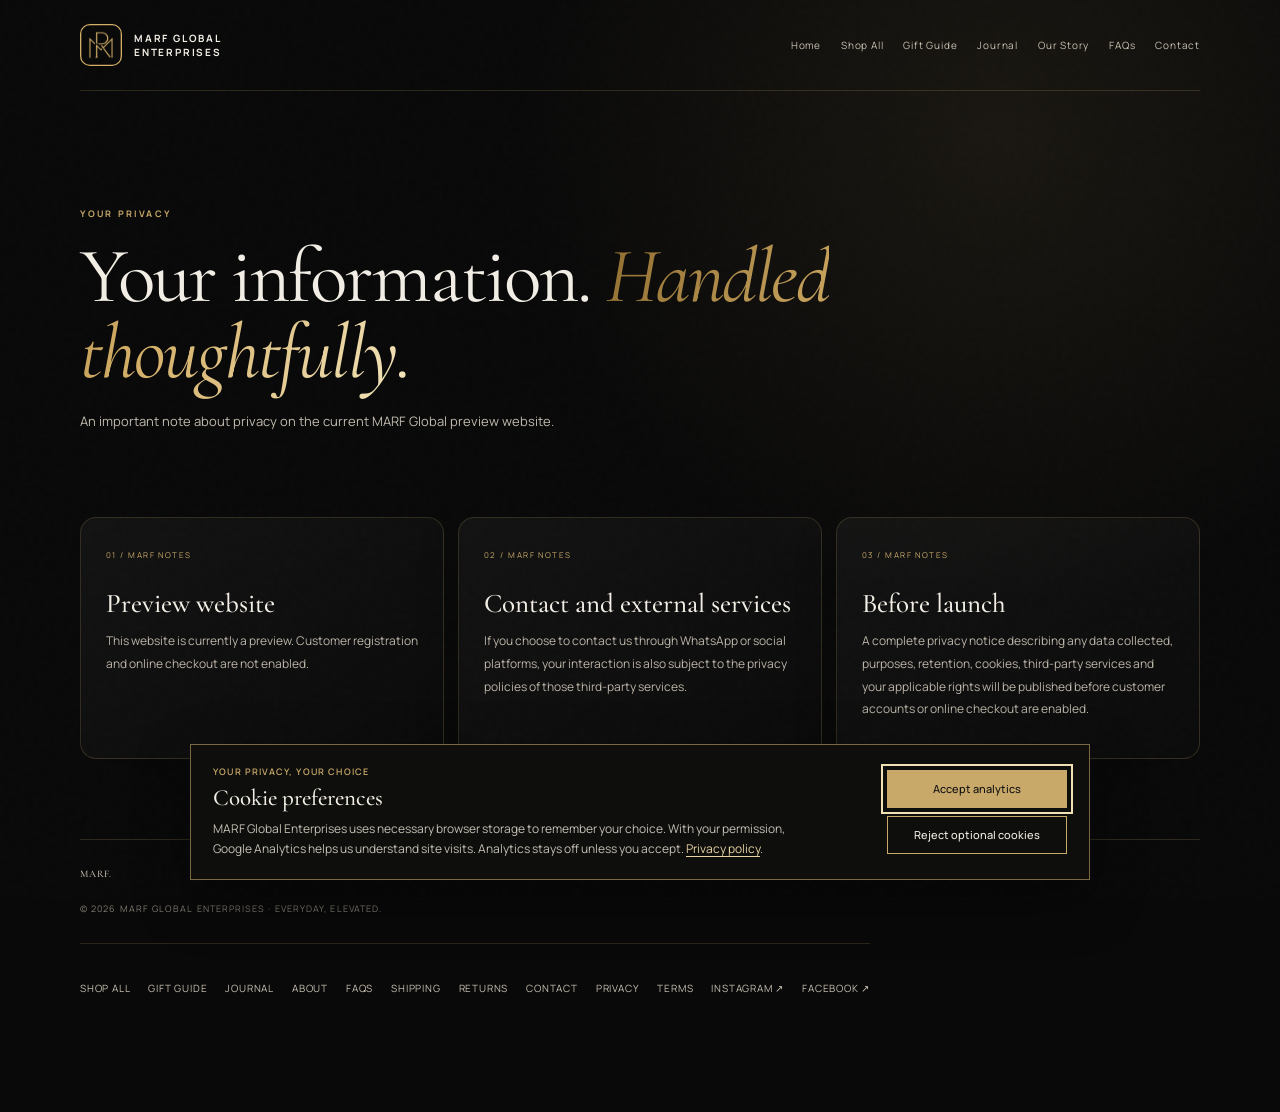
<file: privacy-policy.html>
<!doctype html>
<html lang="en"><head><meta charset="utf-8"><meta name="viewport" content="width=device-width,initial-scale=1"><meta name="theme-color" content="#090909"><meta name="description" content="An important note about privacy on the current MARF Global preview website."><title>Privacy Policy | MARF Global Enterprises</title>
<link rel="preconnect" href="https://fonts.googleapis.com"><link rel="preconnect" href="https://fonts.gstatic.com" crossorigin><link href="https://fonts.googleapis.com/css2?family=Cormorant+Garamond:ital,wght@0,300;0,400;0,500;0,600;1,300;1,400;1,500&family=Manrope:wght@300;400;500;600;700&display=swap" rel="stylesheet">
<link rel="stylesheet" href="styles.css?v=20261105-global-theme"><link rel="stylesheet" href="luxury.css?v=20261105-global-theme"><link rel="stylesheet" href="cookie-consent.css?v=20261105-global-theme"><link rel="icon" type="image/svg+xml" href="favicon.svg"><script src="cookie-consent.js?v=20261105-global-theme" defer></script>
<style>
:root{--page-gold:#c9a96a;--page-ivory:#f2eee5;--page-muted:#aaa397;--page-line:rgba(201,169,106,.2)}
body{min-height:100vh;background:radial-gradient(ellipse at 78% 12%,rgba(201,169,106,.09),transparent 34%),#090909;color:var(--page-ivory);font-family:Manrope,Arial,sans-serif}
.page-shell{width:min(1120px,calc(100% - 48px));margin:0 auto;padding:0 0 70px}
.page-top{display:flex;align-items:center;justify-content:space-between;gap:20px;padding:24px 0;border-bottom:1px solid var(--page-line)}
.page-brand{display:flex;align-items:center;gap:12px;color:var(--page-ivory);text-decoration:none;font-size:10px;font-weight:700;letter-spacing:.18em}
.page-brand img{width:42px;height:42px;object-fit:contain}
.page-nav{display:flex;flex-wrap:wrap;justify-content:flex-end;gap:8px 20px}
.page-nav a,.page-footer a{color:#c9c1b2;text-decoration:none;font-size:10px;letter-spacing:.08em;transition:color .2s}
.page-nav a:hover,.page-footer a:hover{color:#e6d3a2}
.page-hero{padding:clamp(58px,10vw,116px) 0 48px;max-width:850px}
.page-eyebrow{color:var(--page-gold);font-size:9px;font-weight:700;letter-spacing:.24em;text-transform:uppercase}
.page-hero h1{margin:18px 0 18px;font:400 clamp(42px,7vw,78px)/.98 "Cormorant Garamond",Georgia,serif;letter-spacing:-.025em}
.page-hero h1 em{color:#d9bc80;font-weight:400}
.page-intro{max-width:620px;color:#c1baae;font-size:13px;line-height:1.9}
.editorial-grid{display:grid;grid-template-columns:repeat(3,minmax(0,1fr));gap:14px;margin:22px 0}
.editorial-card{min-height:210px;padding:25px;border:1px solid var(--page-line);border-radius:16px;background:linear-gradient(145deg,rgba(255,255,255,.045),rgba(255,255,255,.012));box-shadow:0 18px 45px rgba(0,0,0,.16)}
.card-index{color:var(--page-gold);font-size:8px;letter-spacing:.18em}
.editorial-card h2{margin:28px 0 12px;font:500 27px/1.05 "Cormorant Garamond",Georgia,serif}
.editorial-card p,.faq-item p{color:#bcb5a9;font-size:12px;line-height:1.9}
.faq-list{max-width:850px;margin:24px 0}
.faq-item{margin:10px 0;border:1px solid var(--page-line);border-radius:12px;background:rgba(255,255,255,.025);overflow:hidden}
.faq-item summary{padding:20px 22px;cursor:pointer;color:#f2eee5;font:500 21px "Cormorant Garamond",Georgia,serif;list-style:none}
.faq-item summary::-webkit-details-marker{display:none}.faq-item summary:after{content:"+";float:right;color:var(--page-gold);font:400 20px Manrope}
.faq-item[open] summary:after{content:"−"}.faq-item p{padding:0 22px 18px;margin:0}
.page-cta{padding:32px 0 12px}.gold-button{display:inline-flex;align-items:center;gap:18px;padding:14px 20px;border-radius:999px;background:linear-gradient(115deg,#c9a96a,#f0d99f,#c9a96a);color:#100e09;text-decoration:none;font-size:10px;font-weight:800;letter-spacing:.08em;text-transform:uppercase;box-shadow:0 8px 26px rgba(201,169,106,.17)}
.page-footer{margin-top:80px;padding:28px 0;border-top:1px solid var(--page-line);display:flex;align-items:center;justify-content:space-between;gap:22px;flex-wrap:wrap}
.footer-brand{color:#e9dfcd;font:500 25px "Cormorant Garamond",Georgia,serif}.footer-links{display:flex;flex-wrap:wrap;gap:12px 18px}
.footer-note{width:100%;color:#817b70;font-size:9px;letter-spacing:.12em}
@media(max-width:760px){.page-shell{width:min(100% - 30px,600px)}.page-top{align-items:flex-start;flex-direction:column}.page-nav{justify-content:flex-start;gap:12px 16px}.editorial-grid{grid-template-columns:1fr}.editorial-card{min-height:0}.editorial-card h2{margin-top:18px}.page-footer{margin-top:52px}}
@media(prefers-reduced-motion:reduce){*{scroll-behavior:auto!important;transition:none!important}}
</style></head><body><div class="page-shell"><header class="page-top"><a class="page-brand" href="index.html"><img src="favicon.svg" alt=""><span>MARF GLOBAL<br>ENTERPRISES</span></a><nav class="page-nav" aria-label="Main navigation"><a href="index.html">Home</a><a href="products.html">Shop All</a><a href="gift-guide.html">Gift Guide</a><a href="blog.html">Journal</a><a href="about.html">Our Story</a><a href="faq.html">FAQs</a><a href="contact.html">Contact</a></nav></header>
<main><section class="page-hero"><p class="page-eyebrow">YOUR PRIVACY</p><h1>Your information. <em>Handled thoughtfully.</em></h1><p class="page-intro">An important note about privacy on the current MARF Global preview website.</p></section><div class="editorial-grid"><article class="editorial-card"><span class="card-index">01 / MARF NOTES</span><h2>Preview website</h2><p>This website is currently a preview. Customer registration and online checkout are not enabled.</p></article><article class="editorial-card"><span class="card-index">02 / MARF NOTES</span><h2>Contact and external services</h2><p>If you choose to contact us through WhatsApp or social platforms, your interaction is also subject to the privacy policies of those third-party services.</p></article><article class="editorial-card"><span class="card-index">03 / MARF NOTES</span><h2>Before launch</h2><p>A complete privacy notice describing any data collected, purposes, retention, cookies, third-party services and your applicable rights will be published before customer accounts or online checkout are enabled.</p></article></div></main>
<footer class="page-footer"><a class="footer-brand" href="index.html">MARF.</a><div class="footer-links"><a href="products.html">Shop All</a><a href="gift-guide.html">Gift Guide</a><a href="blog.html">Journal</a><a href="about.html">About</a><a href="faq.html">FAQs</a><a href="shipping.html">Shipping</a><a href="returns.html">Returns</a><a href="contact.html">Contact</a><a href="privacy-policy.html">Privacy</a><a href="terms.html">Terms</a><a href="https://www.instagram.com/marfglobal/" target="_blank" rel="noopener noreferrer">Instagram ↗</a><a href="https://www.facebook.com/marfglobal" target="_blank" rel="noopener noreferrer">Facebook ↗</a></div><div class="footer-note">© 2026 MARF GLOBAL ENTERPRISES · EVERYDAY, ELEVATED.</div></footer></div></body></html>
</file>
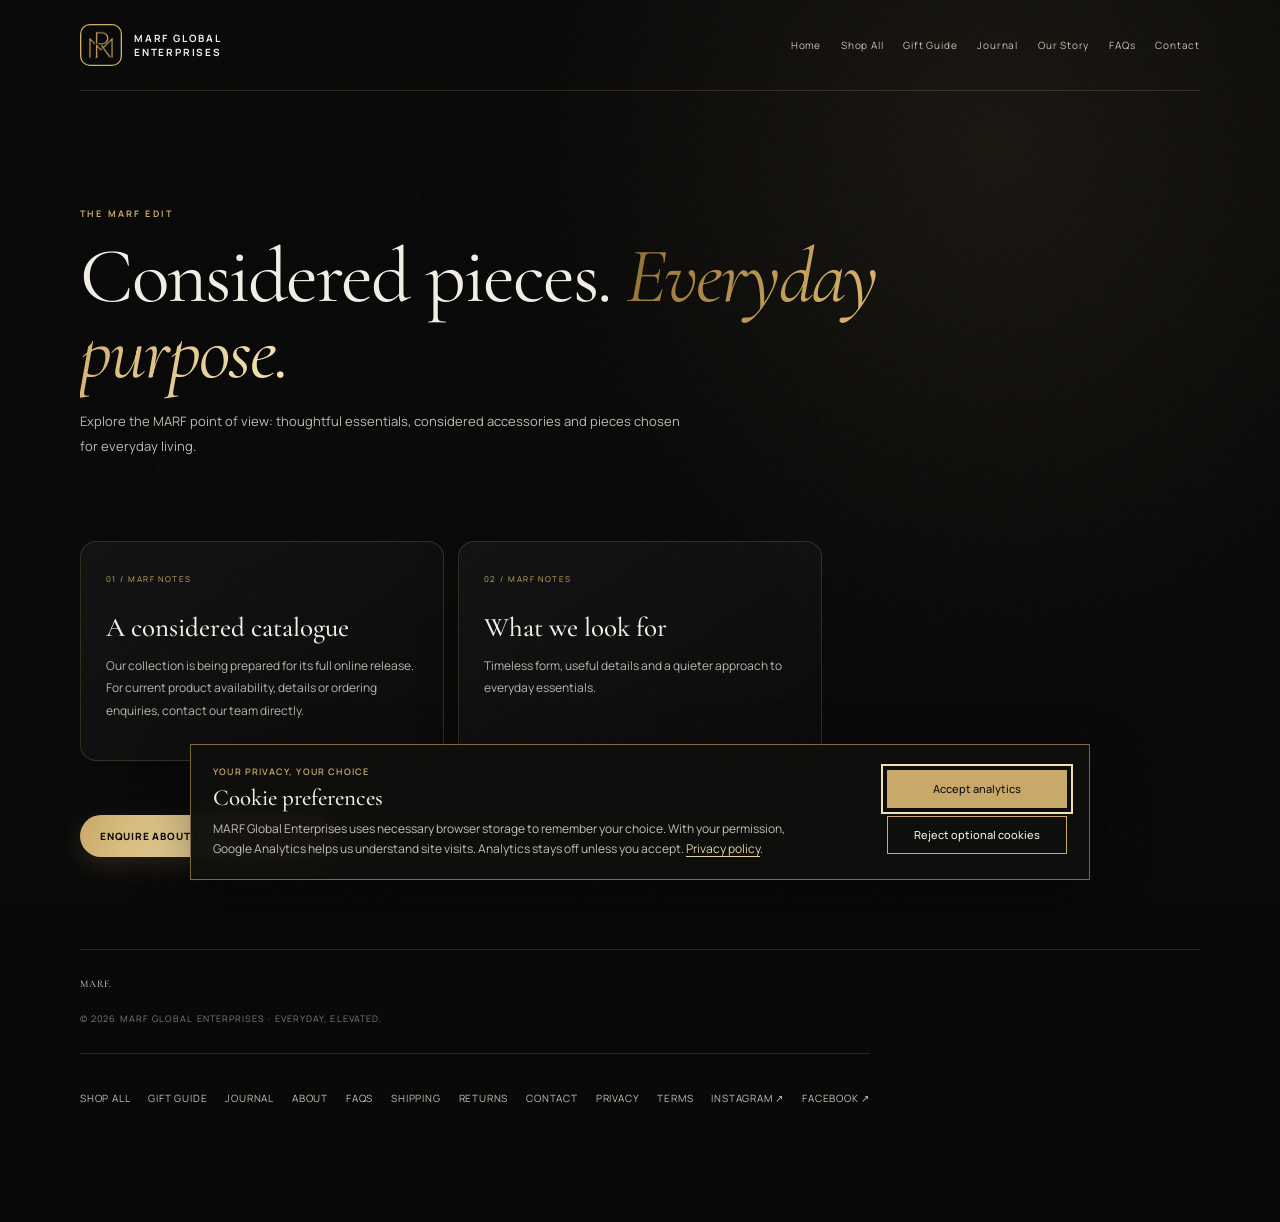
<file: products.html>
<!doctype html>
<html lang="en"><head><meta charset="utf-8"><meta name="viewport" content="width=device-width,initial-scale=1"><meta name="theme-color" content="#090909"><meta name="description" content="Explore the MARF point of view: thoughtful essentials, considered accessories and pieces chosen for everyday living."><title>The Collection | MARF Global Enterprises</title>
<link rel="preconnect" href="https://fonts.googleapis.com"><link rel="preconnect" href="https://fonts.gstatic.com" crossorigin><link href="https://fonts.googleapis.com/css2?family=Cormorant+Garamond:ital,wght@0,300;0,400;0,500;0,600;1,300;1,400;1,500&family=Manrope:wght@300;400;500;600;700&display=swap" rel="stylesheet">
<link rel="stylesheet" href="styles.css?v=20261105-global-theme"><link rel="stylesheet" href="luxury.css?v=20261105-global-theme"><link rel="stylesheet" href="cookie-consent.css?v=20261105-global-theme"><link rel="icon" type="image/svg+xml" href="favicon.svg"><script src="cookie-consent.js?v=20261105-global-theme" defer></script>
<style>
:root{--page-gold:#c9a96a;--page-ivory:#f2eee5;--page-muted:#aaa397;--page-line:rgba(201,169,106,.2)}
body{min-height:100vh;background:radial-gradient(ellipse at 78% 12%,rgba(201,169,106,.09),transparent 34%),#090909;color:var(--page-ivory);font-family:Manrope,Arial,sans-serif}
.page-shell{width:min(1120px,calc(100% - 48px));margin:0 auto;padding:0 0 70px}
.page-top{display:flex;align-items:center;justify-content:space-between;gap:20px;padding:24px 0;border-bottom:1px solid var(--page-line)}
.page-brand{display:flex;align-items:center;gap:12px;color:var(--page-ivory);text-decoration:none;font-size:10px;font-weight:700;letter-spacing:.18em}
.page-brand img{width:42px;height:42px;object-fit:contain}
.page-nav{display:flex;flex-wrap:wrap;justify-content:flex-end;gap:8px 20px}
.page-nav a,.page-footer a{color:#c9c1b2;text-decoration:none;font-size:10px;letter-spacing:.08em;transition:color .2s}
.page-nav a:hover,.page-footer a:hover{color:#e6d3a2}
.page-hero{padding:clamp(58px,10vw,116px) 0 48px;max-width:850px}
.page-eyebrow{color:var(--page-gold);font-size:9px;font-weight:700;letter-spacing:.24em;text-transform:uppercase}
.page-hero h1{margin:18px 0 18px;font:400 clamp(42px,7vw,78px)/.98 "Cormorant Garamond",Georgia,serif;letter-spacing:-.025em}
.page-hero h1 em{color:#d9bc80;font-weight:400}
.page-intro{max-width:620px;color:#c1baae;font-size:13px;line-height:1.9}
.editorial-grid{display:grid;grid-template-columns:repeat(3,minmax(0,1fr));gap:14px;margin:22px 0}
.editorial-card{min-height:210px;padding:25px;border:1px solid var(--page-line);border-radius:16px;background:linear-gradient(145deg,rgba(255,255,255,.045),rgba(255,255,255,.012));box-shadow:0 18px 45px rgba(0,0,0,.16)}
.card-index{color:var(--page-gold);font-size:8px;letter-spacing:.18em}
.editorial-card h2{margin:28px 0 12px;font:500 27px/1.05 "Cormorant Garamond",Georgia,serif}
.editorial-card p,.faq-item p{color:#bcb5a9;font-size:12px;line-height:1.9}
.faq-list{max-width:850px;margin:24px 0}
.faq-item{margin:10px 0;border:1px solid var(--page-line);border-radius:12px;background:rgba(255,255,255,.025);overflow:hidden}
.faq-item summary{padding:20px 22px;cursor:pointer;color:#f2eee5;font:500 21px "Cormorant Garamond",Georgia,serif;list-style:none}
.faq-item summary::-webkit-details-marker{display:none}.faq-item summary:after{content:"+";float:right;color:var(--page-gold);font:400 20px Manrope}
.faq-item[open] summary:after{content:"−"}.faq-item p{padding:0 22px 18px;margin:0}
.page-cta{padding:32px 0 12px}.gold-button{display:inline-flex;align-items:center;gap:18px;padding:14px 20px;border-radius:999px;background:linear-gradient(115deg,#c9a96a,#f0d99f,#c9a96a);color:#100e09;text-decoration:none;font-size:10px;font-weight:800;letter-spacing:.08em;text-transform:uppercase;box-shadow:0 8px 26px rgba(201,169,106,.17)}
.page-footer{margin-top:80px;padding:28px 0;border-top:1px solid var(--page-line);display:flex;align-items:center;justify-content:space-between;gap:22px;flex-wrap:wrap}
.footer-brand{color:#e9dfcd;font:500 25px "Cormorant Garamond",Georgia,serif}.footer-links{display:flex;flex-wrap:wrap;gap:12px 18px}
.footer-note{width:100%;color:#817b70;font-size:9px;letter-spacing:.12em}
@media(max-width:760px){.page-shell{width:min(100% - 30px,600px)}.page-top{align-items:flex-start;flex-direction:column}.page-nav{justify-content:flex-start;gap:12px 16px}.editorial-grid{grid-template-columns:1fr}.editorial-card{min-height:0}.editorial-card h2{margin-top:18px}.page-footer{margin-top:52px}}
@media(prefers-reduced-motion:reduce){*{scroll-behavior:auto!important;transition:none!important}}
</style></head><body><div class="page-shell"><header class="page-top"><a class="page-brand" href="index.html"><img src="favicon.svg" alt=""><span>MARF GLOBAL<br>ENTERPRISES</span></a><nav class="page-nav" aria-label="Main navigation"><a href="index.html">Home</a><a href="products.html">Shop All</a><a href="gift-guide.html">Gift Guide</a><a href="blog.html">Journal</a><a href="about.html">Our Story</a><a href="faq.html">FAQs</a><a href="contact.html">Contact</a></nav></header>
<main><section class="page-hero"><p class="page-eyebrow">THE MARF EDIT</p><h1>Considered pieces. <em>Everyday purpose.</em></h1><p class="page-intro">Explore the MARF point of view: thoughtful essentials, considered accessories and pieces chosen for everyday living.</p></section><div class="editorial-grid"><article class="editorial-card"><span class="card-index">01 / MARF NOTES</span><h2>A considered catalogue</h2><p>Our collection is being prepared for its full online release. For current product availability, details or ordering enquiries, contact our team directly.</p></article><article class="editorial-card"><span class="card-index">02 / MARF NOTES</span><h2>What we look for</h2><p>Timeless form, useful details and a quieter approach to everyday essentials.</p></article></div><div class="page-cta"><a class="gold-button" href="https://wa.me/923404612368" target="_blank" rel="noopener noreferrer">Enquire about the collection <span aria-hidden="true">↗</span></a></div></main>
<footer class="page-footer"><a class="footer-brand" href="index.html">MARF.</a><div class="footer-links"><a href="products.html">Shop All</a><a href="gift-guide.html">Gift Guide</a><a href="blog.html">Journal</a><a href="about.html">About</a><a href="faq.html">FAQs</a><a href="shipping.html">Shipping</a><a href="returns.html">Returns</a><a href="contact.html">Contact</a><a href="privacy-policy.html">Privacy</a><a href="terms.html">Terms</a><a href="https://www.instagram.com/marfglobal/" target="_blank" rel="noopener noreferrer">Instagram ↗</a><a href="https://www.facebook.com/marfglobal" target="_blank" rel="noopener noreferrer">Facebook ↗</a></div><div class="footer-note">© 2026 MARF GLOBAL ENTERPRISES · EVERYDAY, ELEVATED.</div></footer></div></body></html>
</file>
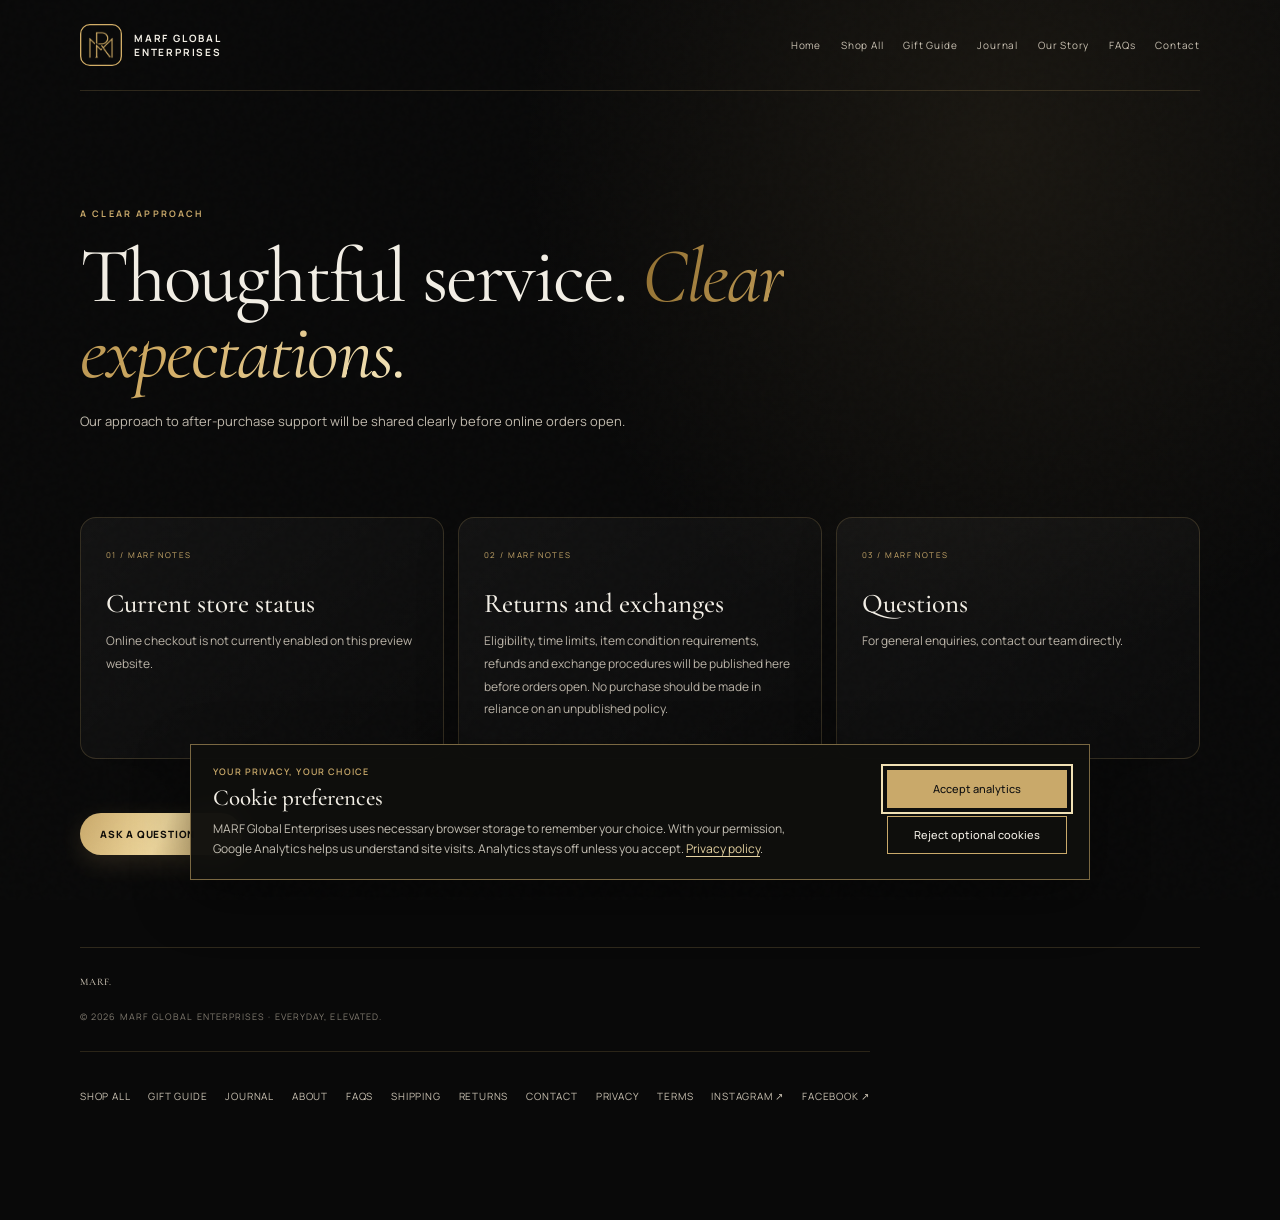
<file: returns.html>
<!doctype html>
<html lang="en"><head><meta charset="utf-8"><meta name="viewport" content="width=device-width,initial-scale=1"><meta name="theme-color" content="#090909"><meta name="description" content="Our approach to after-purchase support will be shared clearly before online orders open."><title>Returns &amp; Exchanges | MARF Global Enterprises</title>
<link rel="preconnect" href="https://fonts.googleapis.com"><link rel="preconnect" href="https://fonts.gstatic.com" crossorigin><link href="https://fonts.googleapis.com/css2?family=Cormorant+Garamond:ital,wght@0,300;0,400;0,500;0,600;1,300;1,400;1,500&family=Manrope:wght@300;400;500;600;700&display=swap" rel="stylesheet">
<link rel="stylesheet" href="styles.css?v=20261105-global-theme"><link rel="stylesheet" href="luxury.css?v=20261105-global-theme"><link rel="stylesheet" href="cookie-consent.css?v=20261105-global-theme"><link rel="icon" type="image/svg+xml" href="favicon.svg"><script src="cookie-consent.js?v=20261105-global-theme" defer></script>
<style>
:root{--page-gold:#c9a96a;--page-ivory:#f2eee5;--page-muted:#aaa397;--page-line:rgba(201,169,106,.2)}
body{min-height:100vh;background:radial-gradient(ellipse at 78% 12%,rgba(201,169,106,.09),transparent 34%),#090909;color:var(--page-ivory);font-family:Manrope,Arial,sans-serif}
.page-shell{width:min(1120px,calc(100% - 48px));margin:0 auto;padding:0 0 70px}
.page-top{display:flex;align-items:center;justify-content:space-between;gap:20px;padding:24px 0;border-bottom:1px solid var(--page-line)}
.page-brand{display:flex;align-items:center;gap:12px;color:var(--page-ivory);text-decoration:none;font-size:10px;font-weight:700;letter-spacing:.18em}
.page-brand img{width:42px;height:42px;object-fit:contain}
.page-nav{display:flex;flex-wrap:wrap;justify-content:flex-end;gap:8px 20px}
.page-nav a,.page-footer a{color:#c9c1b2;text-decoration:none;font-size:10px;letter-spacing:.08em;transition:color .2s}
.page-nav a:hover,.page-footer a:hover{color:#e6d3a2}
.page-hero{padding:clamp(58px,10vw,116px) 0 48px;max-width:850px}
.page-eyebrow{color:var(--page-gold);font-size:9px;font-weight:700;letter-spacing:.24em;text-transform:uppercase}
.page-hero h1{margin:18px 0 18px;font:400 clamp(42px,7vw,78px)/.98 "Cormorant Garamond",Georgia,serif;letter-spacing:-.025em}
.page-hero h1 em{color:#d9bc80;font-weight:400}
.page-intro{max-width:620px;color:#c1baae;font-size:13px;line-height:1.9}
.editorial-grid{display:grid;grid-template-columns:repeat(3,minmax(0,1fr));gap:14px;margin:22px 0}
.editorial-card{min-height:210px;padding:25px;border:1px solid var(--page-line);border-radius:16px;background:linear-gradient(145deg,rgba(255,255,255,.045),rgba(255,255,255,.012));box-shadow:0 18px 45px rgba(0,0,0,.16)}
.card-index{color:var(--page-gold);font-size:8px;letter-spacing:.18em}
.editorial-card h2{margin:28px 0 12px;font:500 27px/1.05 "Cormorant Garamond",Georgia,serif}
.editorial-card p,.faq-item p{color:#bcb5a9;font-size:12px;line-height:1.9}
.faq-list{max-width:850px;margin:24px 0}
.faq-item{margin:10px 0;border:1px solid var(--page-line);border-radius:12px;background:rgba(255,255,255,.025);overflow:hidden}
.faq-item summary{padding:20px 22px;cursor:pointer;color:#f2eee5;font:500 21px "Cormorant Garamond",Georgia,serif;list-style:none}
.faq-item summary::-webkit-details-marker{display:none}.faq-item summary:after{content:"+";float:right;color:var(--page-gold);font:400 20px Manrope}
.faq-item[open] summary:after{content:"−"}.faq-item p{padding:0 22px 18px;margin:0}
.page-cta{padding:32px 0 12px}.gold-button{display:inline-flex;align-items:center;gap:18px;padding:14px 20px;border-radius:999px;background:linear-gradient(115deg,#c9a96a,#f0d99f,#c9a96a);color:#100e09;text-decoration:none;font-size:10px;font-weight:800;letter-spacing:.08em;text-transform:uppercase;box-shadow:0 8px 26px rgba(201,169,106,.17)}
.page-footer{margin-top:80px;padding:28px 0;border-top:1px solid var(--page-line);display:flex;align-items:center;justify-content:space-between;gap:22px;flex-wrap:wrap}
.footer-brand{color:#e9dfcd;font:500 25px "Cormorant Garamond",Georgia,serif}.footer-links{display:flex;flex-wrap:wrap;gap:12px 18px}
.footer-note{width:100%;color:#817b70;font-size:9px;letter-spacing:.12em}
@media(max-width:760px){.page-shell{width:min(100% - 30px,600px)}.page-top{align-items:flex-start;flex-direction:column}.page-nav{justify-content:flex-start;gap:12px 16px}.editorial-grid{grid-template-columns:1fr}.editorial-card{min-height:0}.editorial-card h2{margin-top:18px}.page-footer{margin-top:52px}}
@media(prefers-reduced-motion:reduce){*{scroll-behavior:auto!important;transition:none!important}}
</style></head><body><div class="page-shell"><header class="page-top"><a class="page-brand" href="index.html"><img src="favicon.svg" alt=""><span>MARF GLOBAL<br>ENTERPRISES</span></a><nav class="page-nav" aria-label="Main navigation"><a href="index.html">Home</a><a href="products.html">Shop All</a><a href="gift-guide.html">Gift Guide</a><a href="blog.html">Journal</a><a href="about.html">Our Story</a><a href="faq.html">FAQs</a><a href="contact.html">Contact</a></nav></header>
<main><section class="page-hero"><p class="page-eyebrow">A CLEAR APPROACH</p><h1>Thoughtful service. <em>Clear expectations.</em></h1><p class="page-intro">Our approach to after-purchase support will be shared clearly before online orders open.</p></section><div class="editorial-grid"><article class="editorial-card"><span class="card-index">01 / MARF NOTES</span><h2>Current store status</h2><p>Online checkout is not currently enabled on this preview website.</p></article><article class="editorial-card"><span class="card-index">02 / MARF NOTES</span><h2>Returns and exchanges</h2><p>Eligibility, time limits, item condition requirements, refunds and exchange procedures will be published here before orders open. No purchase should be made in reliance on an unpublished policy.</p></article><article class="editorial-card"><span class="card-index">03 / MARF NOTES</span><h2>Questions</h2><p>For general enquiries, contact our team directly.</p></article></div><div class="page-cta"><a class="gold-button" href="https://wa.me/923404612368" target="_blank" rel="noopener noreferrer">Ask a question <span aria-hidden="true">↗</span></a></div></main>
<footer class="page-footer"><a class="footer-brand" href="index.html">MARF.</a><div class="footer-links"><a href="products.html">Shop All</a><a href="gift-guide.html">Gift Guide</a><a href="blog.html">Journal</a><a href="about.html">About</a><a href="faq.html">FAQs</a><a href="shipping.html">Shipping</a><a href="returns.html">Returns</a><a href="contact.html">Contact</a><a href="privacy-policy.html">Privacy</a><a href="terms.html">Terms</a><a href="https://www.instagram.com/marfglobal/" target="_blank" rel="noopener noreferrer">Instagram ↗</a><a href="https://www.facebook.com/marfglobal" target="_blank" rel="noopener noreferrer">Facebook ↗</a></div><div class="footer-note">© 2026 MARF GLOBAL ENTERPRISES · EVERYDAY, ELEVATED.</div></footer></div></body></html>
</file>
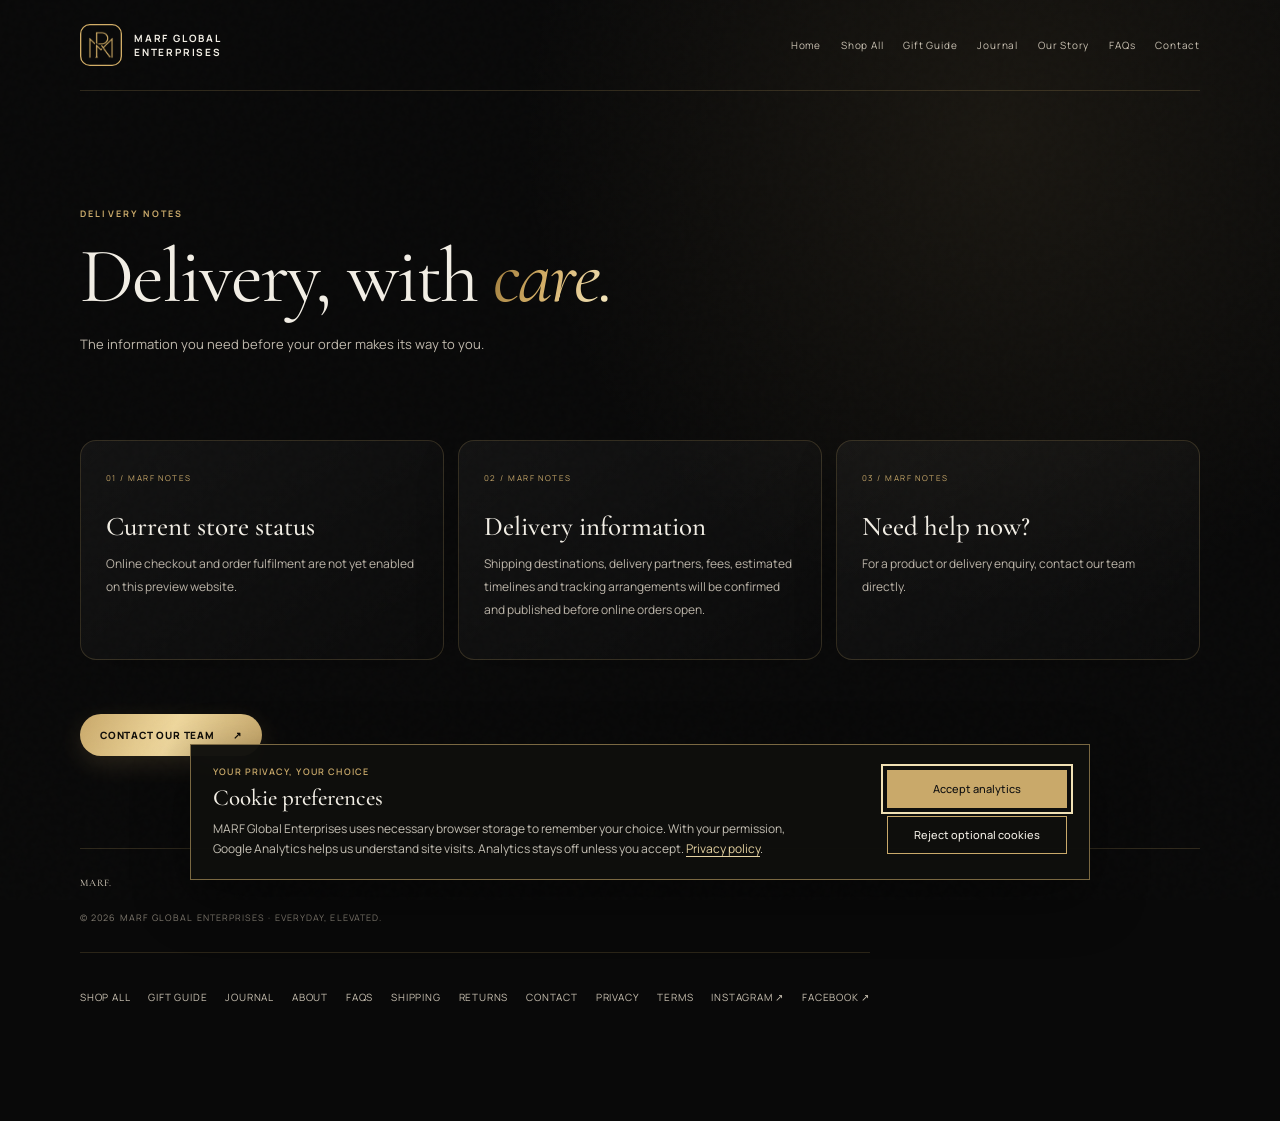
<file: shipping.html>
<!doctype html>
<html lang="en"><head><meta charset="utf-8"><meta name="viewport" content="width=device-width,initial-scale=1"><meta name="theme-color" content="#090909"><meta name="description" content="The information you need before your order makes its way to you."><title>Shipping Information | MARF Global Enterprises</title>
<link rel="preconnect" href="https://fonts.googleapis.com"><link rel="preconnect" href="https://fonts.gstatic.com" crossorigin><link href="https://fonts.googleapis.com/css2?family=Cormorant+Garamond:ital,wght@0,300;0,400;0,500;0,600;1,300;1,400;1,500&family=Manrope:wght@300;400;500;600;700&display=swap" rel="stylesheet">
<link rel="stylesheet" href="styles.css?v=20261105-global-theme"><link rel="stylesheet" href="luxury.css?v=20261105-global-theme"><link rel="stylesheet" href="cookie-consent.css?v=20261105-global-theme"><link rel="icon" type="image/svg+xml" href="favicon.svg"><script src="cookie-consent.js?v=20261105-global-theme" defer></script>
<style>
:root{--page-gold:#c9a96a;--page-ivory:#f2eee5;--page-muted:#aaa397;--page-line:rgba(201,169,106,.2)}
body{min-height:100vh;background:radial-gradient(ellipse at 78% 12%,rgba(201,169,106,.09),transparent 34%),#090909;color:var(--page-ivory);font-family:Manrope,Arial,sans-serif}
.page-shell{width:min(1120px,calc(100% - 48px));margin:0 auto;padding:0 0 70px}
.page-top{display:flex;align-items:center;justify-content:space-between;gap:20px;padding:24px 0;border-bottom:1px solid var(--page-line)}
.page-brand{display:flex;align-items:center;gap:12px;color:var(--page-ivory);text-decoration:none;font-size:10px;font-weight:700;letter-spacing:.18em}
.page-brand img{width:42px;height:42px;object-fit:contain}
.page-nav{display:flex;flex-wrap:wrap;justify-content:flex-end;gap:8px 20px}
.page-nav a,.page-footer a{color:#c9c1b2;text-decoration:none;font-size:10px;letter-spacing:.08em;transition:color .2s}
.page-nav a:hover,.page-footer a:hover{color:#e6d3a2}
.page-hero{padding:clamp(58px,10vw,116px) 0 48px;max-width:850px}
.page-eyebrow{color:var(--page-gold);font-size:9px;font-weight:700;letter-spacing:.24em;text-transform:uppercase}
.page-hero h1{margin:18px 0 18px;font:400 clamp(42px,7vw,78px)/.98 "Cormorant Garamond",Georgia,serif;letter-spacing:-.025em}
.page-hero h1 em{color:#d9bc80;font-weight:400}
.page-intro{max-width:620px;color:#c1baae;font-size:13px;line-height:1.9}
.editorial-grid{display:grid;grid-template-columns:repeat(3,minmax(0,1fr));gap:14px;margin:22px 0}
.editorial-card{min-height:210px;padding:25px;border:1px solid var(--page-line);border-radius:16px;background:linear-gradient(145deg,rgba(255,255,255,.045),rgba(255,255,255,.012));box-shadow:0 18px 45px rgba(0,0,0,.16)}
.card-index{color:var(--page-gold);font-size:8px;letter-spacing:.18em}
.editorial-card h2{margin:28px 0 12px;font:500 27px/1.05 "Cormorant Garamond",Georgia,serif}
.editorial-card p,.faq-item p{color:#bcb5a9;font-size:12px;line-height:1.9}
.faq-list{max-width:850px;margin:24px 0}
.faq-item{margin:10px 0;border:1px solid var(--page-line);border-radius:12px;background:rgba(255,255,255,.025);overflow:hidden}
.faq-item summary{padding:20px 22px;cursor:pointer;color:#f2eee5;font:500 21px "Cormorant Garamond",Georgia,serif;list-style:none}
.faq-item summary::-webkit-details-marker{display:none}.faq-item summary:after{content:"+";float:right;color:var(--page-gold);font:400 20px Manrope}
.faq-item[open] summary:after{content:"−"}.faq-item p{padding:0 22px 18px;margin:0}
.page-cta{padding:32px 0 12px}.gold-button{display:inline-flex;align-items:center;gap:18px;padding:14px 20px;border-radius:999px;background:linear-gradient(115deg,#c9a96a,#f0d99f,#c9a96a);color:#100e09;text-decoration:none;font-size:10px;font-weight:800;letter-spacing:.08em;text-transform:uppercase;box-shadow:0 8px 26px rgba(201,169,106,.17)}
.page-footer{margin-top:80px;padding:28px 0;border-top:1px solid var(--page-line);display:flex;align-items:center;justify-content:space-between;gap:22px;flex-wrap:wrap}
.footer-brand{color:#e9dfcd;font:500 25px "Cormorant Garamond",Georgia,serif}.footer-links{display:flex;flex-wrap:wrap;gap:12px 18px}
.footer-note{width:100%;color:#817b70;font-size:9px;letter-spacing:.12em}
@media(max-width:760px){.page-shell{width:min(100% - 30px,600px)}.page-top{align-items:flex-start;flex-direction:column}.page-nav{justify-content:flex-start;gap:12px 16px}.editorial-grid{grid-template-columns:1fr}.editorial-card{min-height:0}.editorial-card h2{margin-top:18px}.page-footer{margin-top:52px}}
@media(prefers-reduced-motion:reduce){*{scroll-behavior:auto!important;transition:none!important}}
</style></head><body><div class="page-shell"><header class="page-top"><a class="page-brand" href="index.html"><img src="favicon.svg" alt=""><span>MARF GLOBAL<br>ENTERPRISES</span></a><nav class="page-nav" aria-label="Main navigation"><a href="index.html">Home</a><a href="products.html">Shop All</a><a href="gift-guide.html">Gift Guide</a><a href="blog.html">Journal</a><a href="about.html">Our Story</a><a href="faq.html">FAQs</a><a href="contact.html">Contact</a></nav></header>
<main><section class="page-hero"><p class="page-eyebrow">DELIVERY NOTES</p><h1>Delivery, with <em>care.</em></h1><p class="page-intro">The information you need before your order makes its way to you.</p></section><div class="editorial-grid"><article class="editorial-card"><span class="card-index">01 / MARF NOTES</span><h2>Current store status</h2><p>Online checkout and order fulfilment are not yet enabled on this preview website.</p></article><article class="editorial-card"><span class="card-index">02 / MARF NOTES</span><h2>Delivery information</h2><p>Shipping destinations, delivery partners, fees, estimated timelines and tracking arrangements will be confirmed and published before online orders open.</p></article><article class="editorial-card"><span class="card-index">03 / MARF NOTES</span><h2>Need help now?</h2><p>For a product or delivery enquiry, contact our team directly.</p></article></div><div class="page-cta"><a class="gold-button" href="https://wa.me/923404612368" target="_blank" rel="noopener noreferrer">Contact our team <span aria-hidden="true">↗</span></a></div></main>
<footer class="page-footer"><a class="footer-brand" href="index.html">MARF.</a><div class="footer-links"><a href="products.html">Shop All</a><a href="gift-guide.html">Gift Guide</a><a href="blog.html">Journal</a><a href="about.html">About</a><a href="faq.html">FAQs</a><a href="shipping.html">Shipping</a><a href="returns.html">Returns</a><a href="contact.html">Contact</a><a href="privacy-policy.html">Privacy</a><a href="terms.html">Terms</a><a href="https://www.instagram.com/marfglobal/" target="_blank" rel="noopener noreferrer">Instagram ↗</a><a href="https://www.facebook.com/marfglobal" target="_blank" rel="noopener noreferrer">Facebook ↗</a></div><div class="footer-note">© 2026 MARF GLOBAL ENTERPRISES · EVERYDAY, ELEVATED.</div></footer></div></body></html>
</file>
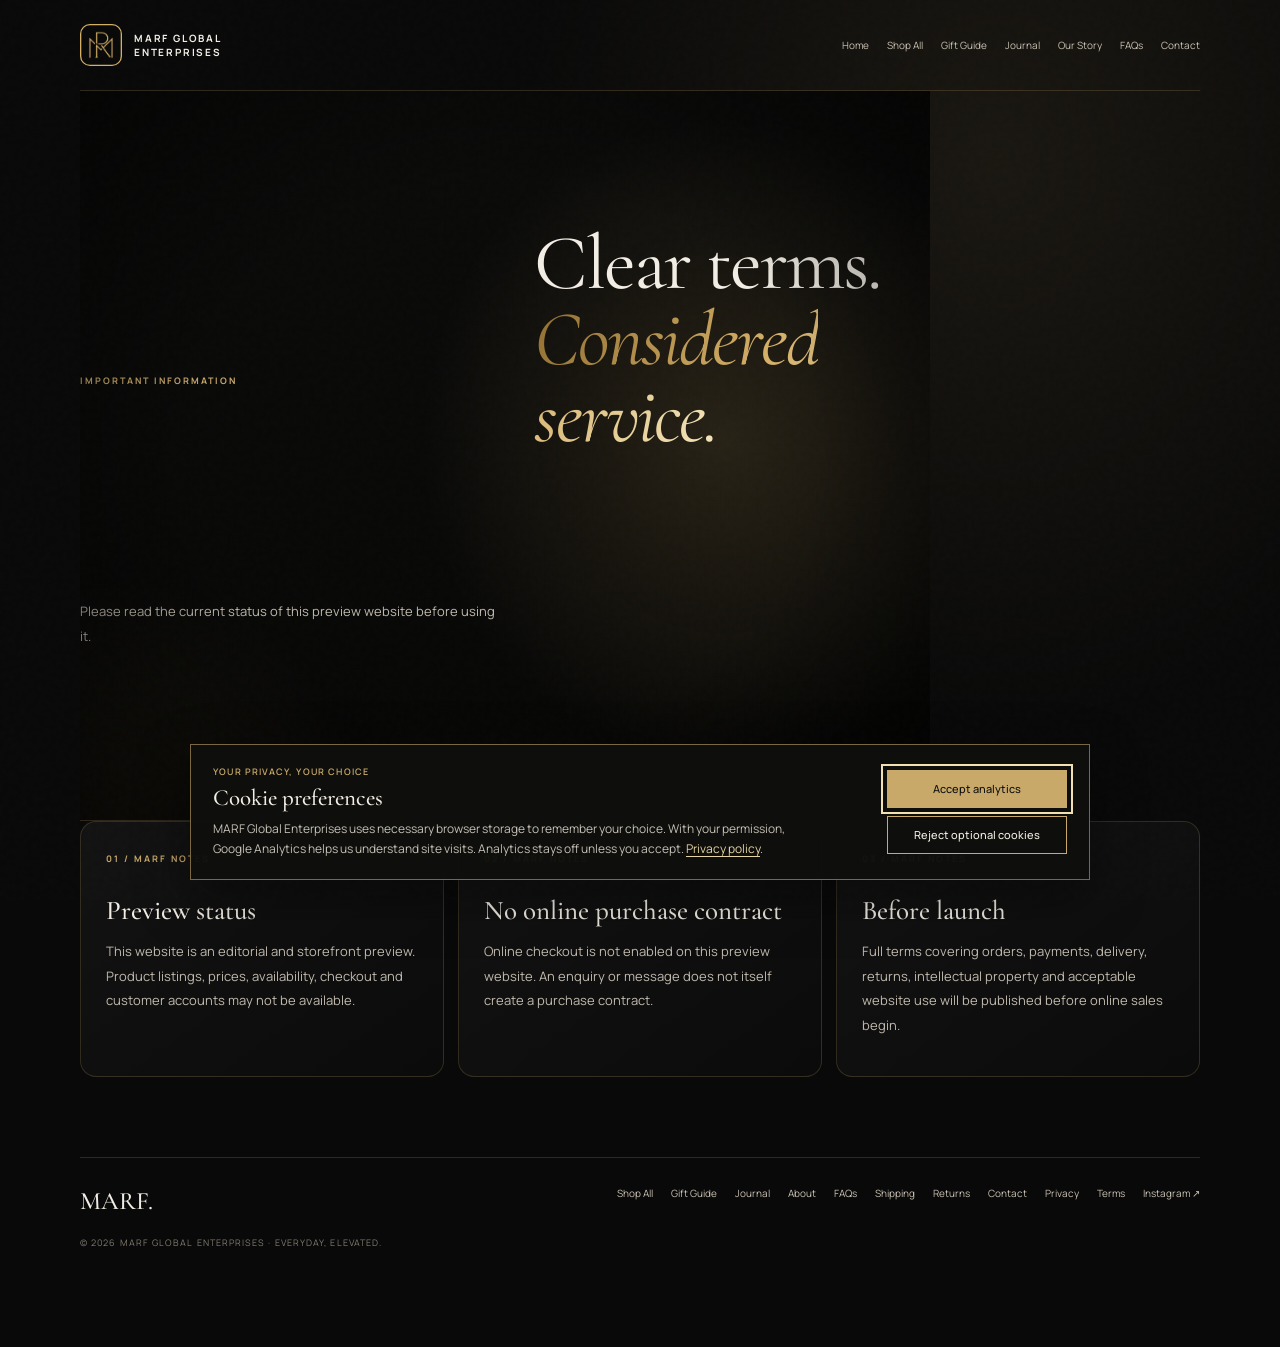
<file: terms.html>
<!doctype html><html lang="en"><head><meta charset="utf-8"><meta name="viewport" content="width=device-width,initial-scale=1"><meta name="theme-color" content="#090909"><meta name="description" content="Please read the current status of this preview website before using it."><title>Terms of Service | MARF Global Enterprises</title><link rel="preconnect" href="https://fonts.googleapis.com"><link rel="preconnect" href="https://fonts.gstatic.com" crossorigin><link href="https://fonts.googleapis.com/css2?family=Cormorant+Garamond:ital,wght@0,300;0,400;0,500;0,600;1,300;1,400;1,500&family=Manrope:wght@300;400;500;600;700&display=swap" rel="stylesheet"><link rel="stylesheet" href="styles.css?v=20261105-global-theme"><link rel="stylesheet" href="luxury.css?v=20261105-global-theme"><link rel="stylesheet" href="cookie-consent.css?v=20261105-global-theme"><link rel="icon" type="image/svg+xml" href="favicon.svg"><script src="cookie-consent.js?v=20261105-global-theme" defer></script><style>:root{--g:#c9a96a;--i:#f2eee5;--l:rgba(201,169,106,.2)}body{min-height:100vh;background:radial-gradient(ellipse at 78% 12%,rgba(201,169,106,.09),transparent 34%),#090909;color:var(--i);font-family:Manrope,Arial,sans-serif}.shell{width:min(1120px,calc(100% - 48px));margin:auto;padding-bottom:70px}.top{display:flex;align-items:center;justify-content:space-between;gap:20px;padding:24px 0;border-bottom:1px solid var(--l)}.brand{display:flex;align-items:center;gap:12px;color:var(--i);text-decoration:none;font-size:10px;font-weight:700;letter-spacing:.18em}.brand img{width:42px;height:42px}.nav,.links{display:flex;flex-wrap:wrap;gap:12px 18px}.nav a,.links a{color:#c9c1b2;text-decoration:none;font-size:10px}.nav a:hover,.links a:hover{color:#e6d3a2}.hero{padding:clamp(58px,10vw,116px) 0 48px;max-width:850px}.eyebrow,.index{color:var(--g);font-size:9px;font-weight:700;letter-spacing:.22em}.hero h1{font:400 clamp(42px,7vw,78px)/.98 "Cormorant Garamond",Georgia,serif;margin:18px 0}.hero h1 em{color:#d9bc80}.intro,.card p{color:#c1baae;font-size:13px;line-height:1.9;max-width:650px}.grid{display:grid;grid-template-columns:repeat(3,minmax(0,1fr));gap:14px}.card{min-height:200px;padding:25px;border:1px solid var(--l);border-radius:16px;background:linear-gradient(145deg,rgba(255,255,255,.045),rgba(255,255,255,.012))}.card h2{margin:28px 0 12px;font:500 27px "Cormorant Garamond",Georgia,serif}.foot{margin-top:80px;padding:28px 0;border-top:1px solid var(--l);display:flex;flex-wrap:wrap;justify-content:space-between;gap:20px}.foot strong{font:500 25px "Cormorant Garamond",Georgia,serif}.note{width:100%;color:#817b70;font-size:9px;letter-spacing:.12em}@media(max-width:760px){.shell{width:calc(100% - 30px)}.top{align-items:flex-start;flex-direction:column}.grid{grid-template-columns:1fr}.card{min-height:0}.card h2{margin-top:18px}.foot{margin-top:52px}}</style></head><body><div class="shell"><header class="top"><a class="brand" href="index.html"><img src="favicon.svg" alt=""><span>MARF GLOBAL<br>ENTERPRISES</span></a><nav class="nav" aria-label="Main navigation"><a href="index.html">Home</a><a href="products.html">Shop All</a><a href="gift-guide.html">Gift Guide</a><a href="blog.html">Journal</a><a href="about.html">Our Story</a><a href="faq.html">FAQs</a><a href="contact.html">Contact</a></nav></header><main><section class="hero"><p class="eyebrow">IMPORTANT INFORMATION</p><h1>Clear terms. <em>Considered service.</em></h1><p class="intro">Please read the current status of this preview website before using it.</p></section><div class="grid"><article class="card"><span class="index">01 / MARF NOTES</span><h2>Preview status</h2><p>This website is an editorial and storefront preview. Product listings, prices, availability, checkout and customer accounts may not be available.</p></article><article class="card"><span class="index">02 / MARF NOTES</span><h2>No online purchase contract</h2><p>Online checkout is not enabled on this preview website. An enquiry or message does not itself create a purchase contract.</p></article><article class="card"><span class="index">03 / MARF NOTES</span><h2>Before launch</h2><p>Full terms covering orders, payments, delivery, returns, intellectual property and acceptable website use will be published before online sales begin.</p></article></div></main><footer class="foot"><strong>MARF.</strong><div class="links"><a href="products.html">Shop All</a><a href="gift-guide.html">Gift Guide</a><a href="blog.html">Journal</a><a href="about.html">About</a><a href="faq.html">FAQs</a><a href="shipping.html">Shipping</a><a href="returns.html">Returns</a><a href="contact.html">Contact</a><a href="privacy-policy.html">Privacy</a><a href="terms.html">Terms</a><a href="https://www.instagram.com/marfglobal/" target="_blank" rel="noopener noreferrer">Instagram ↗</a></div><div class="note">© 2026 MARF GLOBAL ENTERPRISES · EVERYDAY, ELEVATED.</div></footer></div></body></html>
</file>
<file: styles.css>
:root{--ink:#090909;--ink-soft:#11110f;--panel:#171714;--gold:#c9a96a;--gold-light:#e6d3a2;--ivory:#f2eee5;--muted:#9a978f;--line:rgba(220,202,160,.19);--serif:"Cormorant Garamond",Georgia,serif;--sans:"Manrope",Arial,sans-serif;--ease:cubic-bezier(.2,.75,.25,1)}*{box-sizing:border-box}html{scroll-behavior:smooth;scroll-padding-top:90px}body{margin:0;background:var(--ink);color:var(--ivory);font-family:var(--sans);font-size:14px;-webkit-font-smoothing:antialiased;overflow-x:hidden}body:after{content:"";position:fixed;inset:0;pointer-events:none;z-index:10;opacity:.035;background-image:url("data:image/svg+xml,%3Csvg viewBox='0 0 180 180' xmlns='http://www.w3.org/2000/svg'%3E%3Cfilter id='n'%3E%3CfeTurbulence type='fractalNoise' baseFrequency='.85' numOctaves='3' stitchTiles='stitch'/%3E%3C/filter%3E%3Crect width='100%25' height='100%25' filter='url(%23n)' opacity='.34'/%3E%3C/svg%3E")}a{color:inherit;text-decoration:none}button,input{font:inherit}button{color:inherit}.announcement{height:32px;padding:0 4.5%;display:flex;align-items:center;justify-content:space-between;background:#d3bc87;color:#17140e;font-size:9px;letter-spacing:.13em;font-weight:700}.announcement span:nth-child(2){font-weight:500;letter-spacing:.06em}.site-header{height:84px;padding:0 5%;display:flex;align-items:center;justify-content:space-between;border-bottom:1px solid var(--line);position:relative;z-index:20;background:rgba(9,9,9,.84);backdrop-filter:blur(20px)}.wordmark{font-family:var(--serif);font-weight:600;font-size:34px;letter-spacing:.09em;line-height:.7;display:flex;align-items:flex-start;position:relative}.wordmark>span{font:9px var(--sans);color:var(--gold);margin:0 0 0 3px}.wordmark small{font:8px var(--sans);letter-spacing:.33em;color:var(--gold);position:absolute;left:2px;top:28px}.main-nav{display:flex;gap:38px}.main-nav a,.footer-links a{font-size:11px;color:#c2bfb7;transition:color .25s}.main-nav a:hover,.footer-links a:hover{color:var(--gold-light)}.header-actions{display:flex;align-items:center;gap:24px}.icon-button,.cart-button,.menu-toggle{background:none;border:0;cursor:pointer}.icon-button{font-size:28px;line-height:1}.cart-button{font-size:11px;letter-spacing:.06em}.cart-button span{display:inline-grid;place-items:center;width:20px;height:20px;border:1px solid var(--gold);border-radius:50%;font-size:10px;margin-left:5px}.menu-toggle{display:none}.hero{min-height:660px;height:min(790px,calc(100svh - 116px));position:relative;display:grid;grid-template-columns:1fr 1fr;padding:55px 8.2% 72px;overflow:hidden;border-bottom:1px solid var(--line)}.hero-glow{position:absolute;width:580px;height:580px;right:5%;top:8%;background:radial-gradient(circle,rgba(179,142,75,.13),rgba(179,142,75,0) 68%);pointer-events:none;animation:breathe 8s ease-in-out infinite}.hero-grid{position:absolute;inset:0;opacity:.15;background-image:linear-gradient(rgba(201,169,106,.1) 1px,transparent 1px),linear-gradient(90deg,rgba(201,169,106,.1) 1px,transparent 1px);background-size:85px 85px;mask-image:linear-gradient(90deg,transparent,black 70%,transparent)}.hero-copy{align-self:center;position:relative;z-index:2;padding-bottom:35px}.eyebrow{font-size:9px;letter-spacing:.2em;color:var(--gold);font-weight:700;margin:0 0 25px;display:flex;align-items:center;gap:10px}.eyebrow-line{height:1px;width:28px;background:var(--gold)}h1,h2,h3,p{margin-top:0}h1,h2,h3{font-weight:400}h1{font-family:var(--serif);font-size:clamp(56px,6.3vw,93px);line-height:.9;letter-spacing:-.035em;margin:0 0 26px}h1 em,h2 em{font-weight:400;color:var(--gold-light)}.hero-description{max-width:365px;color:#aaa69d;font-size:12px;line-height:2.05;margin-bottom:30px}.hero-actions{display:flex;align-items:center;gap:28px;flex-wrap:wrap}.button{min-height:48px;padding:0 21px;display:inline-flex;align-items:center;justify-content:center;gap:23px;font-size:10px;letter-spacing:.04em;border:1px solid transparent;transition:transform .3s var(--ease),background .3s,border-color .3s;cursor:pointer}.button:hover{transform:translateY(-3px)}.button-gold{background:var(--gold);color:#17130b}.button-gold:hover{background:var(--gold-light)}.button-gold span{font-size:17px}.text-link{font-size:10px;color:#d4d0c6;display:inline-flex;align-items:center;gap:15px;border-bottom:1px solid rgba(201,169,106,.5);padding-bottom:8px}.text-link span{color:var(--gold);font-size:16px;transition:transform .25s}.text-link:hover span{transform:translateX(5px)}.hero-note{display:flex;align-items:center;gap:9px;color:#79766f;font-size:8px;letter-spacing:.13em;margin-top:65px}.note-dot{width:5px;height:5px;background:var(--gold);border-radius:50%;box-shadow:0 0 12px var(--gold)}.hero-art{position:relative;min-height:490px;display:flex;align-items:center;justify-content:center;perspective:1100px}.hero-image-wrap{position:relative;z-index:2;width:min(76%,390px);height:85%;max-height:570px;overflow:hidden;border-radius:190px 190px 5px 5px;border:1px solid rgba(222,195,137,.35);box-shadow:0 35px 100px rgba(0,0,0,.5);transform:rotateY(-7deg) rotateX(2deg);transition:transform 1s var(--ease)}.hero-art:hover .hero-image-wrap{transform:rotateY(0) rotateX(0) translateY(-6px)}.hero-image{width:100%;height:100%;object-fit:cover;filter:brightness(.77) saturate(.72);transition:transform 1.4s var(--ease),filter .8s}.hero-art:hover .hero-image{transform:scale(1.06);filter:brightness(.9) saturate(.85)}.orbit{position:absolute;z-index:1;border:1px solid rgba(201,169,106,.24);border-radius:50%;width:440px;height:440px;transform:rotate(-25deg) scaleY(.54)}.orbit-one{animation:orbit 24s linear infinite}.orbit-two{width:510px;height:510px;transform:rotate(40deg) scaleY(.54);border-style:dashed;opacity:.55;animation:orbit 40s linear infinite reverse}.floating-label{position:absolute;z-index:3;display:flex;flex-direction:column;gap:7px;font-size:8px;letter-spacing:.14em;color:#d7d0bd}.floating-label span+span{font-size:7px;color:#8e897e}.label-top{top:13%;right:0}.label-bottom{bottom:11%;left:0}.label-mark{font:52px var(--serif)!important;color:var(--gold)!important;line-height:1}.vertical-type{position:absolute;right:-2%;top:40%;writing-mode:vertical-rl;letter-spacing:.25em;color:#6d685e;font-size:8px}.hero-bottom{position:absolute;bottom:25px;left:8.2%;right:8.2%;display:flex;align-items:center;gap:15px;color:#77736a;font-size:8px;letter-spacing:.17em}.hero-bottom span:last-child{margin-left:auto}.scroll-line{height:1px;width:65px;background:linear-gradient(90deg,var(--gold),transparent)}.ticker{overflow:hidden;border-bottom:1px solid var(--line);background:#10100e}.ticker-track{height:67px;min-width:max-content;display:flex;align-items:center;justify-content:space-around;gap:48px;animation:marquee 32s linear infinite}.ticker-track span{font:italic 21px var(--serif);letter-spacing:.08em;color:#d0c8b7}.ticker-track i{font-style:normal;color:var(--gold);font-size:14px}.section{padding:115px 8.2%}.section-heading{display:flex;align-items:end;justify-content:space-between;gap:30px;margin-bottom:48px}.section-heading .eyebrow{margin-bottom:16px}.section-heading h2,.manifesto-copy h2,.newsletter h2{font-family:var(--serif);font-size:clamp(40px,4.5vw,62px);line-height:.98;letter-spacing:-.025em;margin:0}.section-intro{max-width:300px;font-size:11px;line-height:1.9;color:#98948a;margin:0 0 4px}.collection-grid{display:grid;grid-template-columns:1.2fr 1fr 1fr;gap:14px}.collection-card{height:440px;position:relative;overflow:hidden;background:#171612;display:block;isolation:isolate}.collection-large{height:500px}.collection-card img{position:absolute;inset:0;width:100%;height:100%;object-fit:cover;filter:brightness(.72) saturate(.68);transition:transform 1.1s var(--ease),filter .6s}.collection-card:hover img{transform:scale(1.065);filter:brightness(.9) saturate(.83)}.collection-overlay{position:absolute;inset:0;background:linear-gradient(180deg,rgba(0,0,0,.14),transparent 35%,rgba(0,0,0,.78));z-index:1}.collection-meta{position:absolute;z-index:2;top:20px;left:20px;right:20px;display:flex;justify-content:space-between;align-items:center;font-size:8px;letter-spacing:.12em;color:#e4ddce}.round-arrow{width:31px;height:31px;display:grid;place-items:center;border:1px solid rgba(255,255,255,.45);border-radius:50%;transition:background .25s,color .25s}.collection-card:hover .round-arrow{background:var(--gold);color:#111;border-color:var(--gold)}.collection-title{position:absolute;z-index:2;bottom:25px;left:24px}.collection-title h3{font:clamp(31px,3vw,43px)/.9 var(--serif);margin:0 0 16px}.collection-title>span{font-size:8px;letter-spacing:.15em;color:var(--gold-light)}.featured-section{padding:105px 8.2% 115px;background:#10100e;border-top:1px solid var(--line);border-bottom:1px solid var(--line)}.filter-row{display:flex;gap:25px;align-items:center;border-bottom:1px solid var(--line);margin-bottom:27px;overflow-x:auto}.filter{background:none;border:0;border-bottom:1px solid transparent;padding:0 0 14px;color:#89857b;white-space:nowrap;font-size:10px;cursor:pointer}.filter.active{color:var(--gold-light);border-color:var(--gold)}.filter span{font-size:8px;color:var(--gold);margin-left:5px}.product-grid{display:grid;grid-template-columns:repeat(4,minmax(0,1fr));gap:16px}.product-card{min-width:0}.product-image{height:clamp(220px,27vw,360px);position:relative;overflow:hidden;background:#1b1a16}.product-image>img{width:100%;height:100%;object-fit:cover;filter:brightness(.83) saturate(.75);transition:transform .8s var(--ease),filter .5s}.product-card:hover .product-image>img{transform:scale(1.055);filter:brightness(.96) saturate(.9)}.product-tag{position:absolute;z-index:2;top:14px;left:14px;background:rgba(12,12,10,.7);border:1px solid rgba(201,169,106,.32);backdrop-filter:blur(10px);padding:7px 9px;font-size:7px;letter-spacing:.1em;color:#e5d4ac}.product-index{position:absolute;bottom:12px;right:13px;font:18px var(--serif);color:rgba(255,255,255,.7)}.quick-add{position:absolute;z-index:3;left:10px;right:10px;bottom:10px;height:40px;border:1px solid rgba(255,255,255,.32);background:rgba(9,9,9,.76);backdrop-filter:blur(15px);font-size:9px;letter-spacing:.08em;cursor:pointer;opacity:0;transform:translateY(8px);transition:all .3s}.product-card:hover .quick-add,.quick-add:focus{opacity:1;transform:translateY(0)}.product-info{padding:15px 1px;display:flex;justify-content:space-between;gap:10px}.product-info h3{font:21px var(--serif);margin:0 0 5px}.product-info p{font-size:9px;color:#88847b;margin:0}.price{font-size:9px;color:var(--gold-light);text-align:right;padding-top:5px;white-space:nowrap}.prototype-note{display:flex;justify-content:center;align-items:center;gap:10px;margin:32px 0 0;color:#89847a;font-size:8px;letter-spacing:.1em;text-align:center}.prototype-note span{color:var(--gold)}.manifesto{padding:100px 8.2%;display:grid;grid-template-columns:1.05fr .95fr;gap:10%;align-items:center}.manifesto-image{height:510px;position:relative;overflow:hidden}.manifesto-image img{width:100%;height:100%;object-fit:cover;filter:brightness(.75) saturate(.6)}.image-caption{position:absolute;bottom:0;left:0;right:0;padding:16px;background:linear-gradient(transparent,rgba(0,0,0,.8));display:flex;justify-content:space-between;font-size:8px;letter-spacing:.15em}.image-caption span{color:var(--gold-light)}.manifesto-copy{position:relative;padding:20px 0}.manifesto-copy h2{font-size:clamp(48px,5.4vw,74px);margin-bottom:25px}.manifesto-copy>p:not(.eyebrow){font-size:12px;line-height:2.1;color:#a19c91;max-width:390px;margin-bottom:30px}.manifesto-stamp{font:100px var(--serif);color:rgba(201,169,106,.13);position:absolute;bottom:-110px;right:8%;transform:rotate(-12deg)}.manifesto-stamp span{color:var(--gold)}.newsletter{border-top:1px solid var(--line);border-bottom:1px solid var(--line);padding:65px 8.2%;display:flex;align-items:center;justify-content:space-between;gap:30px;background:radial-gradient(ellipse at 15% 50%,rgba(201,169,106,.08),transparent 48%),#11110f}.newsletter .eyebrow{margin-bottom:13px}.newsletter h2{font-size:clamp(36px,4vw,52px);margin-bottom:12px}.newsletter-copy>p:last-child{font-size:11px;color:#9a958b;margin:0}.button-outline{border-color:rgba(201,169,106,.55);color:var(--gold-light);background:transparent;white-space:nowrap}.button-outline:hover{background:rgba(201,169,106,.1)}.site-footer{min-height:155px;padding:40px 8.2%;display:grid;grid-template-columns:1fr 1fr 1fr;align-items:center;gap:22px}.footer-mark{font-size:28px;width:max-content}.footer-mark small{top:24px}.site-footer>p{color:#88847a;font:italic 17px var(--serif);margin:0;text-align:center}.footer-links{display:flex;justify-content:flex-end;gap:22px}.footer-links a{font-size:9px}.copyright{grid-column:1/-1;text-align:center;color:#6f6b62;font-size:8px;letter-spacing:.13em;padding-top:18px;border-top:1px solid rgba(201,169,106,.12)}.cart-drawer{position:fixed;inset:0;z-index:100;visibility:hidden;transition:visibility .35s}.cart-drawer.open{visibility:visible}.drawer-backdrop{position:absolute;inset:0;background:rgba(0,0,0,.65);backdrop-filter:blur(3px);opacity:0;transition:opacity .35s}.cart-drawer.open .drawer-backdrop{opacity:1}.drawer-panel{position:absolute;right:0;top:0;height:100%;width:min(440px,100%);background:#11110f;border-left:1px solid var(--line);padding:26px;display:flex;flex-direction:column;transform:translateX(100%);transition:transform .4s var(--ease)}.cart-drawer.open .drawer-panel{transform:translateX(0)}.drawer-heading{display:flex;align-items:center;justify-content:space-between;border-bottom:1px solid var(--line);padding-bottom:20px}.drawer-heading h2{font:32px var(--serif);margin:0}.drawer-heading em{font-size:18px;color:var(--gold)}.drawer-heading button,#search-close{border:0;background:none;font-size:27px;cursor:pointer}.cart-items{flex:1;overflow:auto;padding:22px 0}.empty-cart{color:#928d82;font-size:12px;line-height:1.8}.cart-item{display:flex;justify-content:space-between;gap:20px;padding:14px 0;border-bottom:1px solid var(--line);font:20px var(--serif)}.cart-item button{background:none;border:0;color:var(--gold);cursor:pointer;font:10px var(--sans)}.drawer-footer{border-top:1px solid var(--line);padding-top:20px}.drawer-footer p{font-size:10px;color:#9b968b;line-height:1.8}.drawer-footer .button{width:100%}.button:disabled{opacity:.5;cursor:not-allowed;transform:none}.search-panel{position:fixed;z-index:90;top:0;left:0;right:0;background:rgba(12,12,10,.97);padding:35px 8%;border-bottom:1px solid var(--line);transform:translateY(-110%);transition:transform .35s var(--ease)}.search-panel.open{transform:translateY(0)}.search-panel form{display:flex;gap:15px;align-items:center}.search-panel input{flex:1;background:transparent;border:0;border-bottom:1px solid var(--line);padding:15px 0;color:var(--ivory);outline:none;font:25px var(--serif)}.search-panel form>button[type=submit]{background:var(--gold);color:#111;border:0;padding:14px 20px;cursor:pointer}.toast{position:fixed;z-index:120;bottom:25px;left:50%;transform:translate(-50%,20px);background:#e0cfaa;color:#16130d;padding:13px 20px;font-size:10px;letter-spacing:.04em;opacity:0;pointer-events:none;transition:all .3s}.toast.show{opacity:1;transform:translate(-50%,0)}.reveal{opacity:0;transform:translateY(24px);transition:opacity .8s var(--ease),transform .8s var(--ease)}.reveal.visible{opacity:1;transform:translateY(0)}@keyframes breathe{0%,100%{transform:scale(.92);opacity:.65}50%{transform:scale(1.08);opacity:1}}@keyframes orbit{to{rotate:360deg}}@keyframes marquee{to{transform:translateX(-25%)}}@media(min-width:1500px){.hero{padding-left:12%;padding-right:12%}.section,.featured-section,.manifesto,.newsletter{padding-left:12%;padding-right:12%}}@media(max-width:900px){.main-nav{gap:18px}.hero{padding-left:6%;padding-right:6%;grid-template-columns:1fr 1fr;min-height:600px}.hero-art{min-height:430px}.hero-image-wrap{width:80%;height:78%}.orbit{width:340px;height:340px}.orbit-two{width:390px;height:390px}.floating-label{font-size:7px}.section,.featured-section,.manifesto,.newsletter{padding-left:6%;padding-right:6%}.collection-card,.collection-large{height:390px}.collection-title{left:17px;bottom:20px}.collection-meta{left:15px;right:15px}.product-grid{grid-template-columns:repeat(2,minmax(0,1fr));gap:24px 14px}.product-image{height:clamp(270px,45vw,410px)}.quick-add{opacity:1;transform:none}.manifesto{gap:6%}.manifesto-image{height:430px}}@media(max-width:620px){.announcement{height:29px;padding:0 4%;font-size:7px}.announcement span:nth-child(2){display:none}.announcement span:last-child{margin-left:auto}.site-header{height:72px;padding:0 5%}.wordmark{font-size:29px}.wordmark small{top:24px;font-size:7px}.main-nav{display:none;position:absolute;top:71px;left:0;right:0;padding:25px;background:#10100e;border-bottom:1px solid var(--line);flex-direction:column;gap:20px}.main-nav.open{display:flex}.header-actions{gap:15px}.icon-button{font-size:24px}.cart-button{font-size:10px}.menu-toggle{display:block;font-size:19px}.hero{height:auto;min-height:0;grid-template-columns:1fr;padding:66px 6% 60px}.hero-copy{padding:0}.hero h1{font-size:clamp(58px,15vw,82px)}.hero-description{max-width:330px;font-size:11px}.hero-note{margin-top:35px;font-size:7px}.hero-art{min-height:420px;margin-top:20px}.hero-image-wrap{width:69%;height:350px;max-height:none}.orbit{width:330px;height:330px}.orbit-two{width:380px;height:380px}.floating-label.label-top{right:2%;top:10%}.floating-label.label-bottom{left:1%;bottom:7%}.vertical-type{right:0}.hero-bottom{left:6%;right:6%;bottom:20px}.ticker-track{height:55px;gap:25px}.ticker-track span{font-size:17px}.section,.featured-section{padding:75px 6%}.section-heading{align-items:flex-start;flex-direction:column;gap:17px;margin-bottom:30px}.section-heading h2{font-size:47px}.section-intro{max-width:340px}.collection-grid{grid-template-columns:1fr 1fr;gap:9px}.collection-card,.collection-large{height:310px}.collection-large{grid-column:1/-1;height:390px}.collection-title h3{font-size:33px}.collection-title>span{font-size:7px}.collection-meta{font-size:7px}.round-arrow{width:27px;height:27px}.filter-row{gap:20px}.product-grid{gap:22px 10px}.product-image{height:clamp(200px,61vw,340px)}.product-tag{top:8px;left:8px;padding:6px;font-size:6px}.product-info{flex-direction:column;gap:5px;padding:11px 0}.product-info h3{font-size:20px}.price{text-align:left;padding:0}.product-info p{font-size:8px}.quick-add{left:6px;right:6px;bottom:6px;height:35px;font-size:8px}.prototype-note{font-size:7px;line-height:1.8}.manifesto{padding:75px 6%;grid-template-columns:1fr;gap:40px}.manifesto-image{height:390px}.manifesto-copy h2{font-size:62px}.manifesto-stamp{bottom:-60px;font-size:80px}.newsletter{padding:52px 6%;align-items:flex-start;flex-direction:column}.newsletter h2{font-size:44px}.site-footer{padding:35px 6%;grid-template-columns:1fr 1fr;gap:30px 10px}.site-footer>p{display:none}.footer-links{grid-column:1/-1;justify-content:flex-start;flex-wrap:wrap}.copyright{font-size:7px;line-height:1.8}.search-panel{padding:22px 5%}.search-panel input{font-size:19px;min-width:0}.search-panel form>button[type=submit]{padding:12px;font-size:10px}.drawer-panel{padding:22px}.reveal{transform:translateY(16px)}}@media(prefers-reduced-motion:reduce){*,*::before,*::after{scroll-behavior:auto!important;animation-duration:.01ms!important;animation-iteration-count:1!important;transition-duration:.01ms!important}.reveal{opacity:1;transform:none}}
/* MARF live Pakistan date and time */
.marf-timebar{position:relative;z-index:5;display:flex;align-items:center;justify-content:flex-end;gap:13px;min-height:48px;padding:9px 5%;background:linear-gradient(100deg,rgba(201,169,106,.075),rgba(17,17,15,.96) 45%);border-bottom:1px solid var(--line);font-variant-numeric:tabular-nums}
.marf-timebar-label{display:flex;align-items:center;gap:8px;margin-right:auto;color:var(--gold);font-size:8px;letter-spacing:.15em;font-weight:700}
.marf-clock-dot{width:6px;height:6px;border-radius:50%;background:var(--gold-light);box-shadow:0 0 10px rgba(230,211,162,.6)}
.marf-live-clock{font:500 19px var(--serif);letter-spacing:.06em;color:var(--ivory);white-space:nowrap}
.marf-live-date{font-size:10px;color:#c6c0b2;white-space:nowrap}
.marf-timezone{font-size:8px;letter-spacing:.1em;color:var(--gold-light);border-left:1px solid var(--line);padding-left:12px;white-space:nowrap}
@media(max-width:620px){.marf-timebar{gap:8px;min-height:42px;padding:8px 5%}.marf-timebar-label{font-size:7px;letter-spacing:.08em;gap:5px}.marf-live-clock{font-size:17px}.marf-live-date{font-size:9px}.marf-timezone{font-size:7px;padding-left:8px}}
@media(max-width:390px){.marf-timebar{flex-wrap:wrap;justify-content:space-between}.marf-timebar-label{width:100%;margin-bottom:1px}.marf-live-date{margin-left:auto}}

/* Full MARF Global Enterprises category directory */
.shop-categories-section{padding-top:88px;padding-bottom:88px;border-bottom:1px solid var(--line);background:radial-gradient(ellipse at 50% 0%,rgba(201,169,106,.055),transparent 55%),var(--ink)}
.shop-category-grid{display:grid;grid-template-columns:repeat(4,minmax(0,1fr));gap:12px}
.shop-category-card{position:relative;min-height:155px;padding:18px 17px 16px;display:flex;flex-direction:column;align-items:flex-start;gap:8px;background:linear-gradient(145deg,rgba(255,255,255,.045),rgba(255,255,255,.012));border:1px solid var(--line);transition:transform .3s var(--ease),border-color .3s,background .3s;overflow:hidden}
.shop-category-card:hover,.shop-category-card:focus-visible{transform:translateY(-4px);border-color:rgba(201,169,106,.62);background:linear-gradient(145deg,rgba(201,169,106,.1),rgba(255,255,255,.02));outline:none}
.shop-category-number{font-size:8px;letter-spacing:.15em;color:var(--gold)}
.shop-category-icon{position:absolute;right:17px;top:13px;font:27px var(--serif);color:rgba(201,169,106,.8)}
.shop-category-name{max-width:85%;margin-top:8px;font:21px/1.05 var(--serif);color:var(--ivory)}
.shop-category-urdu{font-size:10px;color:#aaa397;line-height:1.6}
.shop-category-arrow{position:absolute;right:15px;bottom:14px;font-size:13px;color:var(--gold);transition:transform .25s}
.shop-category-card:hover .shop-category-arrow{transform:translate(2px,-2px)}
@media(max-width:900px){.shop-category-grid{grid-template-columns:repeat(3,minmax(0,1fr))}.shop-category-card{min-height:145px}}
@media(max-width:620px){.shop-categories-section{padding-top:65px;padding-bottom:65px}.shop-category-grid{grid-template-columns:repeat(2,minmax(0,1fr));gap:9px}.shop-category-card{padding:14px 12px;min-height:140px}.shop-category-name{font-size:19px}.shop-category-urdu{font-size:9px}.shop-category-icon{right:12px;top:10px;font-size:23px}}

/* Clock icon beside live time */
.marf-time-display{display:inline-flex;align-items:center;gap:8px;white-space:nowrap}
.marf-clock-icon{display:block;width:19px;height:19px;flex:0 0 19px;fill:none;stroke:var(--gold);stroke-width:1.5;stroke-linecap:round;stroke-linejoin:round;filter:drop-shadow(0 0 4px rgba(201,169,106,.2))}
@media(max-width:620px){.marf-time-display{gap:6px}.marf-clock-icon{width:17px;height:17px;flex-basis:17px}}

/* Search suggestions for all MARF categories */
.search-results{max-height:min(55vh,440px);overflow:auto;margin-top:15px;border-top:1px solid var(--line)}
.search-results[hidden]{display:none}
.search-results-heading{margin:15px 0 8px;color:var(--gold);font-size:8px;font-weight:700;letter-spacing:.18em}
.search-result-item{position:relative;width:100%;display:flex;flex-direction:column;align-items:flex-start;gap:4px;padding:12px 42px 12px 12px;border:0;border-bottom:1px solid rgba(201,169,106,.12);background:transparent;text-align:left;cursor:pointer;color:var(--ivory)}
.search-result-item:hover,.search-result-item:focus-visible{background:rgba(201,169,106,.09);outline:none}
.search-result-item>span:first-child{font:20px var(--serif)}
.search-result-item small{font:10px var(--sans);color:#aaa397}
.search-result-arrow{position:absolute;right:14px;top:50%;transform:translateY(-50%);color:var(--gold)}
.search-category-highlight{outline:1px solid var(--gold)!important;outline-offset:3px;box-shadow:0 0 28px rgba(201,169,106,.18)}

.search-result-item[hidden]{display:none!important}


/* Mobile usability refinement — MARF Global Enterprises */
img,svg{max-width:100%}
html,body{width:100%;max-width:100%;overflow-x:clip}
button,a,input{touch-action:manipulation}
button,a{ -webkit-tap-highlight-color:transparent }
:focus-visible{outline:2px solid var(--gold-light);outline-offset:3px}
.site-header{gap:12px}
.main-nav a,.footer-links a{min-height:36px;display:inline-flex;align-items:center}
.menu-toggle,.icon-button,.cart-button{min-height:44px;min-width:44px;display:inline-flex;align-items:center;justify-content:center}
@media(max-width:620px){
  .site-header{height:68px;padding-inline:16px;gap:8px}
  .wordmark{font-size:27px;flex:0 0 auto}
  .wordmark small{top:23px;letter-spacing:.25em}
  .header-actions{gap:4px;flex:0 0 auto}
  .icon-button{font-size:25px}
  .cart-button{padding:0 4px;white-space:nowrap}
  .menu-toggle{padding:0;width:44px}
  .main-nav{top:67px;z-index:30;padding:12px 18px 18px;gap:0;box-shadow:0 18px 28px rgba(0,0,0,.32)}
  .main-nav a{width:100%;min-height:48px;padding:12px 2px;border-bottom:1px solid var(--line);font-size:13px}
  .marf-timebar{display:grid;grid-template-columns:minmax(0,1fr) auto;gap:6px 10px;padding:10px 16px}
  .marf-timebar-label{grid-column:1/-1;width:auto;margin:0;font-size:8px}
  .marf-time-display{grid-column:1;grid-row:2}
  .marf-live-clock{font-size:19px}
  .marf-live-date{grid-column:2;grid-row:2;margin:0;text-align:right;font-size:10px}
  .marf-timezone{grid-column:1/-1;border:0;border-top:1px solid var(--line);padding:6px 0 0;font-size:8px}
  .hero{padding:46px 20px 55px;gap:0}
  .hero .eyebrow{font-size:8px;letter-spacing:.13em;line-height:1.6;margin-bottom:19px}
  .hero h1{font-size:clamp(48px,12.8vw,72px);line-height:.94;overflow-wrap:normal}
  .hero-description{font-size:13px;line-height:1.8;max-width:34ch}
  .hero-actions{gap:14px}
  .hero-actions .button{min-height:48px;padding-inline:15px;gap:10px}
  .hero-note{line-height:1.8;max-width:32ch}
  .hero-art{min-height:0;height:clamp(300px,92vw,410px);margin-top:24px}
  .hero-image-wrap{height:86%;width:min(72%,300px)}
  .orbit{width:min(82vw,320px);height:min(82vw,320px)}
  .orbit-two{width:min(94vw,360px);height:min(94vw,360px)}
  .floating-label{max-width:38%;line-height:1.6;overflow-wrap:anywhere}
  .vertical-type{right:0;font-size:7px}
  .hero-bottom{bottom:16px;font-size:7px;gap:9px}
  .scroll-line{width:34px}
  .section,.featured-section,.manifesto,.newsletter{padding-left:20px;padding-right:20px}
  .shop-categories-section{padding-top:58px;padding-bottom:58px}
  .section-heading h2{font-size:clamp(38px,10vw,47px)}
  .section-intro{font-size:12px;line-height:1.8}
  .shop-category-grid{grid-template-columns:repeat(2,minmax(0,1fr));gap:8px}
  .shop-category-card{min-width:0;min-height:138px;padding:14px 11px 15px}
  .shop-category-name{font-size:clamp(16px,4.4vw,20px);line-height:1.08;overflow-wrap:anywhere}
  .shop-category-urdu{max-width:100%;font-size:10px}
  .shop-category-icon{right:9px;top:9px;font-size:21px}
  .shop-category-arrow{right:10px;bottom:10px}
  .collection-grid{grid-template-columns:repeat(2,minmax(0,1fr));gap:8px}
  .collection-card,.collection-large{min-width:0;height:clamp(230px,66vw,310px)}
  .collection-large{grid-column:1/-1;height:clamp(285px,82vw,360px)}
  .collection-title{left:13px;right:10px;bottom:15px}
  .collection-title h3{font-size:clamp(24px,6.8vw,33px);line-height:1}
  .collection-meta{left:10px;right:10px;top:10px}
  .round-arrow{flex:0 0 27px}
  .featured-section{padding-top:58px;padding-bottom:60px}
  .filter-row{gap:18px;scrollbar-width:thin;padding-top:2px}
  .filter{min-height:40px;padding-bottom:10px}
  .product-grid{grid-template-columns:repeat(2,minmax(0,1fr));gap:20px 10px}
  .product-image{height:auto;aspect-ratio:3/4}
  .product-info{min-width:0}
  .product-info h3{font-size:clamp(17px,4.8vw,21px);line-height:1.1;overflow-wrap:anywhere}
  .product-info p{font-size:10px;line-height:1.5}
  .price{font-size:10px;white-space:normal;line-height:1.5}
  .quick-add{min-height:38px;opacity:1;transform:none}
  .manifesto{gap:28px;padding-top:60px;padding-bottom:60px}
  .manifesto-image{height:auto;aspect-ratio:4/5}
  .manifesto-copy h2{font-size:clamp(44px,12vw,60px)}
  .manifesto-copy>p:not(.eyebrow){font-size:13px;line-height:1.9}
  .newsletter{gap:20px;padding-top:44px;padding-bottom:44px}
  .newsletter h2{font-size:clamp(34px,9vw,44px);line-height:1}
  .newsletter-copy>p:last-child{font-size:12px;line-height:1.8}
  .button-outline{white-space:normal}
  .site-footer{padding:30px 20px;grid-template-columns:1fr;gap:22px}
  .site-footer>p{display:block;text-align:left;font-size:16px}
  .footer-links{grid-column:auto;gap:8px 14px;justify-content:flex-start}
  .footer-links a{font-size:11px;min-height:40px}
  .copyright{font-size:8px;line-height:1.8}
  .search-panel{max-height:90dvh;overflow-y:auto;padding:18px 16px}
  .search-panel form{gap:8px;flex-wrap:wrap}
  .search-panel input{flex:1 1 100%;width:100%;font-size:18px;padding:12px 0}
  .search-panel form>button[type=submit]{min-height:44px}
  #search-close{min-height:44px;min-width:44px}
  .search-results{max-height:55dvh}
  .drawer-panel{width:100%;padding:20px 18px}
  .drawer-heading button{min-width:44px;min-height:44px}
  .toast{width:calc(100% - 32px);max-width:420px;text-align:center;line-height:1.5;bottom:14px}
}
@media(max-width:390px){
  .announcement{font-size:7px;letter-spacing:.08em}
  .site-header{padding-inline:12px}
  .wordmark{font-size:24px}
  .wordmark small{font-size:6px;top:21px}
  .header-actions{gap:1px}
  .cart-button{font-size:9px;min-width:40px}
  .icon-button{min-width:38px}
  .menu-toggle{min-width:40px;width:40px}
  .hero{padding-inline:16px}
  .hero h1{font-size:clamp(43px,12vw,52px)}
  .hero-actions{align-items:flex-start;flex-direction:column}
  .hero-actions .button{width:100%;justify-content:space-between}
  .hero-art{height:300px}
  .floating-label{font-size:7px}
  .section,.featured-section,.manifesto,.newsletter{padding-left:16px;padding-right:16px}
  .shop-category-card{min-height:132px;padding-inline:10px}
  .shop-category-name{font-size:16px}
  .collection-card,.collection-large{height:235px}
  .collection-large{height:285px}
  .collection-title h3{font-size:25px}
  .product-grid{gap:18px 8px}
}
@media(max-width:340px){
  .wordmark{font-size:22px}
  .cart-button{font-size:8px}
  .shop-category-grid{grid-template-columns:1fr}
  .shop-category-card{min-height:112px}
  .collection-grid{grid-template-columns:1fr}
  .collection-large{grid-column:auto}
  .collection-card,.collection-large{height:300px}
  .product-grid{grid-template-columns:1fr}
  .hero h1{font-size:43px}
}


/* MARF editorial refresh — cleaner hierarchy, calmer luxury, stronger mobile layout */
:root{--ink:#0b0b0a;--ink-soft:#121210;--panel:#181713;--gold:#c5a56a;--gold-light:#e9d9b5;--ivory:#f7f3eb;--muted:#aaa397;--line:rgba(220,202,160,.16)}
::selection{background:var(--gold);color:#111}
a,button{-webkit-tap-highlight-color:transparent}
button:focus-visible,a:focus-visible,input:focus-visible{outline:2px solid var(--gold-light);outline-offset:4px}
.announcement{height:30px;background:#c8ad78;color:#17130c;padding-inline:5.5%;font-size:8px;letter-spacing:.17em}
.site-header{height:78px;padding-inline:5.5%;background:rgba(11,11,10,.94)}
.wordmark{font-size:37px;letter-spacing:.13em}
.main-nav{gap:34px}
.main-nav a{font-size:10px;letter-spacing:.04em}
.header-actions{gap:20px}
.marf-timebar{min-height:40px;background:#11110f;padding-inline:5.5%}
.marf-live-clock{font-size:17px}
.hero{min-height:620px;height:min(730px,calc(100svh - 108px));padding:52px 7.5% 62px;grid-template-columns:1.04fr .96fr;gap:3%;background:radial-gradient(ellipse at 78% 48%,rgba(185,149,87,.09),transparent 36%),#0b0b0a}
.hero-grid{opacity:.055;background-size:110px 110px}
.hero-glow{width:500px;height:500px;right:7%;top:12%;opacity:.65}
.hero-copy{max-width:580px}
.eyebrow{font-size:9px;letter-spacing:.22em;margin-bottom:28px}
h1{font-size:clamp(60px,6.1vw,88px);line-height:.91;letter-spacing:-.045em}
.hero-description{font-size:12px;max-width:350px;line-height:2.05;color:#b7b1a5}
.button{min-height:50px;padding-inline:22px;font-size:10px}
.button-gold{background:#c8ad78}
.hero-note{margin-top:52px}
.hero-art{min-height:450px}
.hero-image-wrap{width:min(74%,400px);height:86%;max-height:540px;border-radius:180px 180px 3px 3px;box-shadow:0 25px 80px #0008;transform:none}
.hero-image{filter:brightness(.87) saturate(.78)}
.hero-art:hover .hero-image-wrap{transform:translateY(-4px)}
.orbit{width:390px;height:390px;opacity:.55}
.orbit-two{width:455px;height:455px;opacity:.27}
.vertical-type{right:-1%;font-size:7px}
.floating-label{font-size:7px;letter-spacing:.16em}
.hero-bottom{bottom:21px}
.ticker{background:#13120f}
.ticker-track{height:57px;gap:42px}
.ticker-track span{font-size:19px;color:#d9d0bf}
.section,.featured-section{padding:94px 7.5%}
.section-heading{margin-bottom:38px}
.section-heading h2,.manifesto-copy h2{letter-spacing:-.035em}
.section-intro{max-width:330px;font-size:11px}
.collections-section{background:#0b0b0a}
.collection-grid{grid-template-columns:repeat(3,minmax(0,1fr));gap:12px}
.collection-card,.collection-large{height:405px}
.collection-large{height:465px}
.collection-card img{filter:brightness(.78) saturate(.72);transition:transform .8s var(--ease),filter .5s}
.collection-overlay{background:linear-gradient(180deg,rgba(0,0,0,.05),transparent 30%,rgba(0,0,0,.76))}
.collection-title{left:22px;bottom:24px}
.collection-title h3{font-size:clamp(30px,3vw,42px)}
.collection-meta{top:17px;left:18px;right:18px}
.shop-categories-section{padding-top:80px;padding-bottom:82px;background:#11110f}
.shop-category-grid{grid-template-columns:repeat(4,minmax(0,1fr));gap:10px}
.shop-category-card{min-height:132px;padding:17px;background:linear-gradient(145deg,#1a1915,#121210);border-color:rgba(220,202,160,.13)}
.shop-category-card:hover,.shop-category-card:focus-visible{transform:translateY(-3px);border-color:rgba(201,169,106,.6);background:#1e1b14}
.shop-category-name{font-size:20px;line-height:1.08;max-width:88%}
.shop-category-icon{right:14px;top:13px;font-size:23px;opacity:.8}
.shop-category-urdu{font-size:10px;color:#c1b9a9}
.featured-section{background:#0e0e0c}
.filter-row{gap:24px;padding-top:2px}
.filter{font-size:10px;padding-bottom:15px}
.product-grid{gap:18px}
.product-image{background:#1c1a15}
.product-image>img{filter:brightness(.88) saturate(.78)}
.product-tag{background:rgba(11,11,10,.82);font-size:7px;letter-spacing:.13em}
.product-info h3{font-size:23px}
.price{color:#e1c991}
.quick-add{border-color:rgba(232,215,178,.45);background:rgba(11,11,10,.88)}
.manifesto{padding:94px 7.5%;gap:8%}
.manifesto-image{height:480px}
.manifesto-copy>p:not(.eyebrow){color:#b3ada1}
.manifesto-stamp{font-size:84px}
.newsletter{padding:60px 7.5%;background:radial-gradient(ellipse at 15% 50%,rgba(201,169,106,.07),transparent 48%),#121210}
.newsletter-copy>p:last-child{color:#b3ada1}
.site-footer{padding:38px 7.5%}
.footer-links{gap:18px}
.cart-drawer .drawer-panel{background:#11110f}
.search-panel{background:rgba(11,11,10,.98)}
.search-panel input{font-size:24px}
.toast{max-width:calc(100vw - 28px);text-align:center;line-height:1.5}
@media(max-width:900px){
 .hero{padding-inline:6%;gap:1%;min-height:570px}
 .hero-image-wrap{width:78%}
 .collection-card,.collection-large{height:360px}
 .collection-large{height:410px}
 .shop-category-grid{grid-template-columns:repeat(3,minmax(0,1fr))}
 .section,.featured-section,.manifesto,.newsletter{padding-inline:6%}
}
@media(max-width:620px){
 .announcement{height:28px;padding-inline:5%;font-size:7px;letter-spacing:.12em}
 .site-header{height:68px;padding-inline:5%}
 .wordmark{font-size:30px}
 .header-actions{gap:13px}
 .marf-timebar{min-height:40px;padding:7px 5%;gap:7px}
 .marf-live-clock{font-size:16px}
 .hero{height:auto;min-height:0;grid-template-columns:1fr;padding:53px 6% 55px;gap:0}
 .hero-copy{padding:0}
 .hero h1{font-size:clamp(58px,14vw,79px);margin-bottom:22px}
 .hero-description{font-size:11px;line-height:1.9;max-width:320px}
 .hero-actions{gap:18px}
 .button{min-height:48px}
 .hero-note{margin-top:30px;font-size:7px;letter-spacing:.1em}
 .hero-art{min-height:365px;margin-top:20px}
 .hero-image-wrap{width:67%;height:315px}
 .orbit{width:300px;height:300px}
 .orbit-two{width:345px;height:345px}
 .floating-label.label-top{top:7%;right:0}
 .floating-label.label-bottom{bottom:5%;left:0}
 .vertical-type{right:-1%;font-size:6px}
 .hero-bottom{bottom:17px;left:6%;right:6%;font-size:7px}
 .ticker-track{height:48px;gap:23px}
 .ticker-track span{font-size:16px}
 .section,.featured-section{padding:66px 6%}
 .section-heading{gap:14px;margin-bottom:25px}
 .section-heading h2{font-size:clamp(39px,10vw,47px)}
 .section-intro{font-size:11px;line-height:1.8}
 .collection-grid{grid-template-columns:1fr 1fr;gap:9px}
 .collection-card,.collection-large{height:285px}
 .collection-large{grid-column:1/-1;height:350px}
 .collection-title{left:14px;bottom:17px}
 .collection-title h3{font-size:31px}
 .collection-title>span{font-size:6px;letter-spacing:.11em}
 .collection-meta{left:12px;right:12px;top:12px;font-size:6px}
 .round-arrow{width:27px;height:27px}
 .shop-categories-section{padding-top:65px;padding-bottom:65px}
 .shop-category-grid{grid-template-columns:repeat(2,minmax(0,1fr));gap:8px}
 .shop-category-card{min-height:120px;padding:14px 12px}
 .shop-category-name{font-size:18px;max-width:91%;margin-top:6px}
 .shop-category-icon{right:10px;top:9px;font-size:20px}
 .shop-category-number{font-size:7px}
 .shop-category-urdu{font-size:9px}
 .filter-row{gap:19px;margin-right:-6%;padding-right:6%}
 .product-grid{gap:22px 11px}
 .product-image{height:clamp(220px,64vw,330px)}
 .product-info{gap:6px;padding-top:12px}
 .product-info h3{font-size:19px}
 .price{font-size:8px;white-space:normal}
 .quick-add{left:7px;right:7px;bottom:7px;height:37px;font-size:8px}
 .manifesto{padding:66px 6%;grid-template-columns:1fr;gap:30px}
 .manifesto-image{height:340px}
 .manifesto-copy h2{font-size:clamp(49px,12vw,65px)}
 .manifesto-stamp{font-size:70px;bottom:-72px;right:3%}
 .newsletter{padding:48px 6%;align-items:flex-start;flex-direction:column;gap:22px}
 .newsletter h2{font-size:42px}
 .site-footer{padding:32px 6%;grid-template-columns:1fr 1fr;gap:20px}
 .site-footer>p{grid-column:1/-1;grid-row:2;text-align:left}
 .footer-links{grid-column:1/-1;justify-content:flex-start;flex-wrap:wrap;gap:15px}
 .copyright{grid-column:1/-1}
 .search-panel{padding:22px 6%}
 .search-panel form{gap:8px}
 .search-panel input{font-size:20px;min-width:0}
 .search-panel form>button[type=submit]{padding:12px 13px}
 .drawer-panel{padding:20px}
}
@media(max-width:390px){
 .announcement span:first-child{font-size:6px}
 .hero h1{font-size:56px}
 .hero-art{min-height:330px}
 .hero-image-wrap{height:285px}
 .collection-card,.collection-large{height:260px}
 .collection-large{height:320px}
 .collection-title h3{font-size:28px}
 .shop-category-card{min-height:115px}
 .shop-category-name{font-size:16px}
 .product-info h3{font-size:17px}
 .site-footer{grid-template-columns:1fr}
 .site-footer>p,.footer-links,.copyright{grid-column:1}
}
@media(prefers-reduced-motion:reduce){
 *,*::before,*::after{scroll-behavior:auto!important;animation-duration:.01ms!important;animation-iteration-count:1!important;transition-duration:.01ms!important}
}

/* MARF Global Enterprises brand logo */
.brand-logo-link{display:inline-flex;align-items:center;flex:0 0 auto;width:176px;max-width:34vw}.brand-logo{display:block;width:100%;height:auto;max-height:48px;object-fit:contain}.footer-brand-link{width:158px}.footer-brand-logo{max-height:42px}@media(max-width:760px){.brand-logo-link{width:142px;max-width:38vw}.brand-logo{max-height:40px}.footer-brand-link{width:148px}}

.brand-logo-link{display:inline-flex;align-items:center;flex:0 0 auto;width:208px;max-width:36vw;min-width:0}.brand-logo-svg{display:block;width:100%;height:auto;max-height:58px;object-fit:contain;overflow:visible}.footer-brand-link{width:190px}.footer-brand-link .brand-logo-svg{max-height:52px}@media(max-width:760px){.brand-logo-link{width:164px;max-width:40vw}.brand-logo-svg{max-height:46px}.footer-brand-link{width:156px}}


/* Header shopping bag icon */
.cart-button{gap:7px}
.bag-icon{width:18px;height:18px;flex:0 0 18px;fill:none;stroke:var(--gold-light);stroke-width:1.45;stroke-linecap:round;stroke-linejoin:round;transition:transform .25s ease}
.cart-button:hover .bag-icon{transform:translateY(-2px)}
.bag-label{display:inline}
@media(max-width:390px){.cart-button{gap:4px}.bag-icon{width:16px;height:16px;flex-basis:16px}}


/* WhatsApp COD enquiry form */
.cod-request-form{display:grid;gap:.55rem;margin-top:1rem}
.cod-request-form label{font-size:.72rem;letter-spacing:.08em;text-transform:uppercase;color:var(--ivory,#f4efe5)}
.cod-request-form input,.cod-request-form textarea{width:100%;min-width:0;padding:.8rem .85rem;border:1px solid rgba(201,169,106,.32);border-radius:8px;background:rgba(255,255,255,.045);color:inherit;font:inherit;font-size:.9rem}
.cod-request-form input:focus,.cod-request-form textarea:focus{outline:2px solid rgba(201,169,106,.6);outline-offset:1px}
.cod-request-form textarea{min-height:86px;resize:vertical}
.cod-request-form small,.checkout-note{display:block;color:rgba(244,239,229,.72);font-size:.78rem;line-height:1.6}
.cod-request-form .button{width:100%;margin-top:.3rem}

/* Homepage live inventory: keep the complete product photo inside each card */
#homepage-live-products .product-image{display:flex;align-items:center;justify-content:center;background:#1b1a16}
#homepage-live-products .product-image>img{display:block;width:100%;height:100%;object-fit:contain;object-position:center;padding:10px;filter:none}
#homepage-live-products .product-card:hover .product-image>img{transform:scale(1.025);filter:none}


/* Keep homepage live-inventory cards compact even when descriptions are long */
.live-home-grid .product-info>div>p{display:-webkit-box;-webkit-box-orient:vertical;-webkit-line-clamp:2;overflow:hidden;line-height:1.5;min-height:3em;max-height:3em;overflow-wrap:anywhere}
.live-home-grid .product-info{align-items:flex-start}
.live-home-grid .product-info>div{min-width:0;flex:1}


/* MARF homepage — premium smart-watch feature card */
.live-home-grid .product-card.smart-watch-featured{
  position:relative;
  overflow:hidden;
  isolation:isolate;
  border:1px solid rgba(201,169,106,.42);
  border-radius:22px;
  background:
    radial-gradient(ellipse at 50% 8%,rgba(201,169,106,.13),transparent 48%),
    linear-gradient(155deg,#1a1915 0%,#11110f 62%,#17140f 100%);
  box-shadow:0 18px 48px rgba(0,0,0,.28),inset 0 1px 0 rgba(255,245,220,.055);
  transition:transform .35s ease,border-color .35s ease,box-shadow .35s ease;
}
.live-home-grid .product-card.smart-watch-featured:hover{
  transform:translateY(-5px);
  border-color:rgba(225,201,145,.8);
  box-shadow:0 24px 58px rgba(0,0,0,.4),0 0 28px rgba(201,169,106,.08);
}
.live-home-grid .smart-watch-featured .product-image{
  position:relative;
  height:clamp(280px,34vw,390px);
  margin:10px 10px 0;
  overflow:hidden;
  border:1px solid rgba(201,169,106,.14);
  border-radius:16px;
  background:radial-gradient(ellipse at 50% 42%,#343027 0%,#211f19 42%,#151410 100%);
}
.live-home-grid .smart-watch-featured .product-image::after{
  content:"";
  position:absolute;
  inset:0;
  pointer-events:none;
  background:linear-gradient(180deg,rgba(255,255,255,.035),transparent 26%,rgba(0,0,0,.08));
}
.live-home-grid .smart-watch-featured .product-image>img{
  box-sizing:border-box;
  width:100%;
  height:100%;
  padding:22px;
  object-fit:contain;
  object-position:center;
  filter:drop-shadow(0 16px 18px rgba(0,0,0,.32));
  transition:transform .5s ease;
}
.live-home-grid .smart-watch-featured:hover .product-image>img{transform:scale(1.045)}
.live-home-grid .smart-watch-featured .product-tag{
  z-index:2;
  top:14px;
  left:14px;
  padding:8px 11px;
  border:1px solid rgba(225,201,145,.35);
  border-radius:999px;
  background:rgba(12,12,10,.82);
  color:#e5d3a7;
  font-size:8px;
  letter-spacing:.14em;
}
.live-home-grid .smart-watch-featured .product-index{
  z-index:2;
  top:auto;
  right:15px;
  bottom:14px;
  color:rgba(244,239,229,.68);
}
.live-home-grid .smart-watch-featured .quick-add{
  z-index:3;
  left:16px;
  right:16px;
  bottom:14px;
  width:calc(100% - 32px);
  height:42px;
  display:flex;
  align-items:center;
  justify-content:center;
  border:1px solid rgba(225,201,145,.58);
  border-radius:999px;
  background:rgba(10,10,9,.88);
  color:#f2e5c5;
  backdrop-filter:blur(10px);
  font-size:9px;
  letter-spacing:.1em;
}
.live-home-grid .smart-watch-featured .product-info{
  padding:20px 20px 22px;
  gap:10px;
}
.live-home-grid .smart-watch-featured .product-info h3{
  max-width:15ch;
  font-size:clamp(25px,2.2vw,31px);
  line-height:1.08;
  letter-spacing:-.02em;
}
.live-home-grid .smart-watch-featured .product-info>div>p{
  margin-top:8px;
  color:#b8b0a1;
  font-size:11px;
  line-height:1.7;
}
.live-home-grid .smart-watch-featured .price{
  font-size:13px;
  letter-spacing:.035em;
}
.live-home-grid .smart-watch-featured .product-info>p{
  margin:0;
  color:#b8d7ad;
  font-size:10px;
}
@media(max-width:620px){
  .live-home-grid .product-card.smart-watch-featured{border-radius:18px}
  .live-home-grid .smart-watch-featured .product-image{height:clamp(225px,68vw,310px);margin:8px 8px 0;border-radius:13px}
  .live-home-grid .smart-watch-featured .product-image>img{padding:14px}
  .live-home-grid .smart-watch-featured .product-info{padding:15px 14px 17px;gap:8px}
  .live-home-grid .smart-watch-featured .product-info h3{font-size:21px}
  .live-home-grid .smart-watch-featured .product-tag{top:10px;left:10px;padding:7px 9px;font-size:7px}
  .live-home-grid .smart-watch-featured .quick-add{left:10px;right:10px;bottom:10px;width:calc(100% - 20px);height:38px;font-size:8px}
}
@media(prefers-reduced-motion:reduce){
  .live-home-grid .product-card.smart-watch-featured,
  .live-home-grid .smart-watch-featured .product-image>img{transition:none}
}


/* Refined sizing: smart-watch card matches the normal product-card footprint */
.live-home-grid .product-card.smart-watch-featured{border-radius:18px}
.live-home-grid .smart-watch-featured .product-image{height:clamp(210px,25vw,285px);margin:8px 8px 0;border-radius:13px}
.live-home-grid .smart-watch-featured .product-image>img{padding:16px}
.live-home-grid .smart-watch-featured .product-info{padding:15px 16px 17px;gap:8px}
.live-home-grid .smart-watch-featured .product-info h3{font-size:clamp(21px,1.8vw,25px)}
.live-home-grid .smart-watch-featured .product-tag{top:11px;left:11px;padding:7px 9px}
.live-home-grid .smart-watch-featured .quick-add{left:12px;right:12px;bottom:12px;width:calc(100% - 24px);height:38px}
@media(max-width:620px){
 .live-home-grid .smart-watch-featured .product-image{height:clamp(175px,49vw,235px);margin:7px 7px 0}
 .live-home-grid .smart-watch-featured .product-image>img{padding:11px}
 .live-home-grid .smart-watch-featured .product-info{padding:12px 12px 14px;gap:7px}
 .live-home-grid .smart-watch-featured .product-info h3{font-size:19px}
 .live-home-grid .smart-watch-featured .quick-add{left:9px;right:9px;bottom:9px;width:calc(100% - 18px);height:35px;font-size:8px}
}


/* Premium product details hierarchy — consistent across homepage product cards */
.live-home-grid .product-info{display:flex;flex-direction:column;align-items:stretch;gap:13px;padding:17px 16px 18px;min-width:0}
.live-home-grid .product-info .product-copy{display:flex;flex-direction:column;gap:7px;min-width:0}
.live-home-grid .product-info .product-title{margin:0;color:#f4efe5;font-family:"Cormorant Garamond",Georgia,serif;font-size:clamp(19px,1.8vw,24px);font-weight:500;line-height:1.15;letter-spacing:-.01em;overflow-wrap:anywhere}
.live-home-grid .product-info .product-description{margin:0;color:rgba(244,239,229,.65);font-size:10px;line-height:1.65;display:-webkit-box;-webkit-box-orient:vertical;-webkit-line-clamp:2;overflow:hidden;min-height:3.3em;max-height:3.3em;overflow-wrap:anywhere}
.live-home-grid .product-meta-row{display:flex;align-items:flex-end;justify-content:space-between;gap:8px;flex-wrap:wrap;border-top:1px solid rgba(201,169,106,.19);padding-top:11px}
.live-home-grid .product-price-wrap{display:flex;flex-direction:column;gap:3px;min-width:0}
.live-home-grid .product-price-label{font-size:7px;line-height:1.2;letter-spacing:.18em;color:rgba(201,169,106,.8)}
.live-home-grid .product-info .price{display:block;color:#e8d5a7;font-size:clamp(12px,1.1vw,15px);font-weight:600;line-height:1.35;letter-spacing:.015em;overflow-wrap:anywhere}
.live-home-grid .product-info .price del{margin-left:4px;color:rgba(244,239,229,.42);font-size:9px;font-weight:400}
.live-home-grid .product-stock-pill{display:inline-flex;align-items:center;gap:5px;max-width:100%;padding:6px 8px;border:1px solid rgba(151,190,133,.22);border-radius:999px;background:rgba(100,145,80,.09);color:#b8d7ad;font-size:8px;line-height:1.2;white-space:nowrap}
.live-home-grid .product-stock-pill i{width:5px;height:5px;flex:0 0 5px;border-radius:50%;background:#a7cf91;box-shadow:0 0 8px rgba(167,207,145,.35)}
.live-home-grid .smart-watch-featured .product-info{gap:13px}
.live-home-grid .smart-watch-featured .product-info .product-title{font-size:clamp(21px,1.8vw,25px);line-height:1.12}
.live-home-grid .smart-watch-featured .product-info .product-description{font-size:10px;line-height:1.65}
.live-home-grid .smart-watch-featured .product-meta-row{align-items:center}
@media(max-width:620px){
 .live-home-grid .product-info{padding:13px 11px 15px;gap:11px}
 .live-home-grid .product-info .product-title{font-size:18px}
 .live-home-grid .product-info .product-description{font-size:9px;line-height:1.6;min-height:2.9em;max-height:2.9em}
 .live-home-grid .product-meta-row{gap:7px;padding-top:9px}
 .live-home-grid .product-info .price{font-size:12px}
 .live-home-grid .product-stock-pill{font-size:7px;padding:5px 7px}
 .live-home-grid .smart-watch-featured .product-info{padding:13px 12px 15px}
}


/* Final luxury finish: framed price panel, clear labels, and balanced product metadata */
.live-home-grid .product-meta-row{align-items:stretch;gap:9px;padding-top:12px;border-top:1px solid rgba(201,169,106,.22)}
.live-home-grid .product-price-wrap{position:relative;flex:1 1 100px;min-width:0;padding:9px 11px 10px;border:1px solid rgba(201,169,106,.27);border-radius:12px;background:linear-gradient(135deg,rgba(201,169,106,.105),rgba(201,169,106,.025));box-shadow:inset 0 1px 0 rgba(255,245,220,.035)}
.live-home-grid .product-price-label{display:flex;align-items:center;gap:6px;font-size:8px;letter-spacing:.2em;font-weight:600;color:#c9a96a}
.live-home-grid .product-price-label::before{content:"";display:inline-block;width:13px;height:1px;background:#c9a96a;opacity:.8}
.live-home-grid .product-info .price{margin-top:3px;font-size:clamp(14px,1.25vw,17px);letter-spacing:0;color:#f0dfb6;text-shadow:0 0 18px rgba(201,169,106,.12)}
.live-home-grid .product-info .price del{font-size:9px;color:rgba(244,239,229,.43)}
.live-home-grid .product-stock-pill{align-self:center;justify-content:center;padding:7px 9px;border-color:rgba(151,190,133,.25);background:linear-gradient(135deg,rgba(100,145,80,.12),rgba(100,145,80,.045));font-size:8px;letter-spacing:.015em}
.live-home-grid .smart-watch-featured .product-price-wrap{border-color:rgba(201,169,106,.38);background:linear-gradient(135deg,rgba(201,169,106,.15),rgba(201,169,106,.035))}
.live-home-grid .smart-watch-featured .product-info .price{font-size:16px}
@media(max-width:620px){
 .live-home-grid .product-meta-row{gap:7px;padding-top:10px}
 .live-home-grid .product-price-wrap{padding:8px 9px;border-radius:10px;flex-basis:95px}
 .live-home-grid .product-price-label{font-size:7px}
 .live-home-grid .product-info .price{font-size:13px}
 .live-home-grid .product-stock-pill{padding:6px 7px;font-size:7px}
 .live-home-grid .smart-watch-featured .product-info .price{font-size:14px}
}
</file>
<file: luxury.css>
/* =====================================================================
   MARF PAKISTAN — "Maison" luxury theme layer
   Loaded LAST on every page. Theme only: no content / markup changes.
   Brand (see BRAND-GUIDE.md): matte black #090909 · champagne gold #D4AF67
   · ivory #F4F0E8 · Cormorant Garamond + Manrope
   ===================================================================== */

/* ---------- 1. Tokens ---------- */
:root{
  --ink:#090909;--ink-soft:#0e0e0c;--panel:#141411;
  --gold:#d4af67;--gold-light:#f0e0b4;--gold-deep:#9c7a35;
  --ivory:#f4f0e8;--muted:#b0a999;
  --line:rgba(212,175,103,.17);
  --gold-line:rgba(212,175,103,.22);
  --gold-line-strong:rgba(212,175,103,.5);
  --foil:linear-gradient(115deg,#8f6d2f 0%,#d4af67 24%,#f6e9c1 48%,#caa152 70%,#8f6d2f 100%);
  --ease:cubic-bezier(.2,.75,.25,1);
  --ease-lux:cubic-bezier(.16,1,.3,1);
}

/* ---------- 2. Base ---------- */
html{scrollbar-width:thin;scrollbar-color:#8f6d2f #0a0a09}
::-webkit-scrollbar{width:10px;height:10px}
::-webkit-scrollbar-track{background:#0a0a09}
::-webkit-scrollbar-thumb{background:linear-gradient(#8f6d2f,#d4af67);border:2px solid #0a0a09;border-radius:10px}
::selection{background:var(--gold);color:#111}
body{
  background-color:var(--ink);
  background-image:radial-gradient(ellipse 80% 38% at 50% 0,rgba(212,175,103,.065),transparent 70%);
  background-repeat:no-repeat;
  color:var(--ivory);
  text-rendering:optimizeLegibility;
  animation:marf-in 1.1s var(--ease-lux) both;
}
body:after{opacity:.05}
h1,h2{font-weight:300}
h3{font-weight:400}

/* Gold-foil italic accents (real italics now load from Google Fonts) */
@supports ((-webkit-background-clip:text) or (background-clip:text)){
  h1 em,h2 em{
    font-style:italic;
    padding-right:.08em;
    background:var(--foil);background-size:220% 100%;
    -webkit-background-clip:text;background-clip:text;
    -webkit-text-fill-color:transparent;color:transparent;
    animation:foil-shift 9s ease-in-out infinite alternate;
  }
}
h1 em,h2 em{font-style:italic}

/* Progress bar + cursor light (created by luxury.js) */
.marf-progress{position:fixed;top:0;left:0;width:100%;height:2px;background:var(--foil);transform-origin:0 50%;transform:scaleX(0);z-index:200;pointer-events:none}
.marf-spotlight{position:fixed;inset:0;z-index:9;pointer-events:none;opacity:0;transition:opacity .6s;
  background:radial-gradient(460px circle at var(--mx,50%) var(--my,50%),rgba(212,175,103,.075),transparent 62%)}
.marf-spotlight.on{opacity:1}

/* ---------- 3. Announcement bar + header ---------- */
.announcement{
  position:relative;background:#050505;color:var(--gold-light);
  border-bottom:1px solid var(--line);
  font-size:9px;letter-spacing:.26em;font-weight:600;text-transform:uppercase;
}
.announcement::before{content:"";position:absolute;left:0;right:0;top:0;height:1px;background:var(--foil)}
.announcement span:nth-child(2){font-weight:500;letter-spacing:.2em;color:#cbbf9f}

.site-header{
  position:sticky;top:0;z-index:50;
  border-bottom:1px solid transparent;
  background:rgba(9,9,9,.78);
  -webkit-backdrop-filter:blur(18px) saturate(1.3);backdrop-filter:blur(18px) saturate(1.3);
  transition:height .45s var(--ease-lux),background .45s,box-shadow .45s;
}
.site-header::after{content:"";position:absolute;left:0;right:0;bottom:-1px;height:1px;
  background:linear-gradient(90deg,transparent,var(--gold-line-strong) 50%,transparent)}
.site-header.is-scrolled{height:64px;background:rgba(9,9,9,.9);box-shadow:0 14px 44px rgba(0,0,0,.55)}
.brand-logo-svg{transition:filter .5s,transform .5s var(--ease-lux)}
.brand-logo-link:hover .brand-logo-svg{filter:drop-shadow(0 0 16px rgba(212,175,103,.38));transform:scale(1.03)}

@media(min-width:621px){
  .main-nav{gap:44px}
  .main-nav a{position:relative;min-height:0;padding:8px 0;font-size:10px;letter-spacing:.26em;text-transform:uppercase;color:#cdc6b4}
  .main-nav a::after{content:"";position:absolute;left:0;right:100%;bottom:0;height:1px;background:var(--foil);transition:right .5s var(--ease-lux)}
  .main-nav a:hover{color:var(--gold-light)}
  .main-nav a:hover::after{right:0}
}

/* Header icons: replace plain glyphs with fine-line gold icons */
.search-toggle{font-size:0!important}
.search-toggle::before{content:"";display:block;width:21px;height:21px;background:var(--gold-light);transition:transform .35s var(--ease-lux),background .3s;
  -webkit-mask:url("data:image/svg+xml,%3Csvg xmlns='http://www.w3.org/2000/svg' viewBox='0 0 24 24' fill='none' stroke='black' stroke-width='1.4' stroke-linecap='round'%3E%3Ccircle cx='10.5' cy='10.5' r='6.5'/%3E%3Cpath d='m15.5 15.5 5 5'/%3E%3C/svg%3E") center/contain no-repeat;
  mask:url("data:image/svg+xml,%3Csvg xmlns='http://www.w3.org/2000/svg' viewBox='0 0 24 24' fill='none' stroke='black' stroke-width='1.4' stroke-linecap='round'%3E%3Ccircle cx='10.5' cy='10.5' r='6.5'/%3E%3Cpath d='m15.5 15.5 5 5'/%3E%3C/svg%3E") center/contain no-repeat}
.search-toggle:hover::before{transform:scale(1.12);background:var(--gold)}
.menu-toggle{font-size:0!important}
.menu-toggle::before{content:"";display:block;width:24px;height:9px;
  background:linear-gradient(var(--gold-light),var(--gold-light)) top/100% 1px no-repeat,linear-gradient(var(--gold-light),var(--gold-light)) bottom/62% 1px no-repeat;margin-left:auto}
.cart-button{gap:9px}
.cart-button .bag-label{border:0;border-radius:0;width:auto;height:auto;margin:0;display:inline;font-size:10px;letter-spacing:.24em;text-transform:uppercase;color:#d8d0bd}
.cart-button #cart-count{margin-left:0;border-color:var(--gold-line-strong);font-size:10px;color:var(--gold-light);transition:background .3s,color .3s}
.cart-button:hover #cart-count{background:var(--gold);color:#111}

/* Time bar: quieter, so it reads as a detail not a banner */
.marf-timebar{background:#0b0b0a;border-bottom:1px solid var(--line);min-height:36px}
.marf-timebar-label{font-size:9px;letter-spacing:.24em}
.marf-live-clock{font-weight:400;letter-spacing:.1em}
.marf-live-date{letter-spacing:.06em}

/* ---------- 4. Buttons + links ---------- */
.button{position:relative;overflow:hidden;font-size:10px;font-weight:600;letter-spacing:.24em;text-transform:uppercase}
.button::after{content:"";position:absolute;top:0;bottom:0;left:-70%;width:45%;
  background:linear-gradient(100deg,transparent,rgba(255,255,255,.5),transparent);transform:skewX(-20deg);transition:left .9s var(--ease-lux);pointer-events:none}
.button:hover::after{left:130%}
.button-gold{
  background:var(--foil);background-size:220% 100%;background-position:0 0;color:#14100a;border:0;
  box-shadow:0 12px 34px rgba(212,175,103,.2),inset 0 1px 0 rgba(255,255,255,.4);
  transition:background-position .8s var(--ease-lux),transform .4s var(--ease-lux),box-shadow .4s;
}
.button-gold:hover{background:var(--foil);background-size:220% 100%;background-position:100% 0;box-shadow:0 18px 50px rgba(212,175,103,.34),inset 0 1px 0 rgba(255,255,255,.5)}
.button-outline{border-color:var(--gold-line-strong);color:var(--gold-light)}
.button-outline:hover{background:rgba(212,175,103,.1);border-color:var(--gold)}
.text-link{font-size:10px;letter-spacing:.24em;text-transform:uppercase;border-bottom:1px solid var(--gold-line-strong);transition:border-color .3s,color .3s}
.text-link:hover{color:var(--gold-light);border-color:var(--gold)}

/* ---------- 5. Eyebrows + headings ---------- */
.eyebrow{font-size:10px;font-weight:600;letter-spacing:.32em;text-transform:uppercase;color:var(--gold)}
.eyebrow-line{width:44px;background:var(--foil)}
.section-heading .eyebrow::before,.manifesto-copy .eyebrow::before,.newsletter .eyebrow::before{content:"";width:30px;height:1px;background:var(--foil)}
.section-heading h2,.manifesto-copy h2,.newsletter h2{font-weight:300;letter-spacing:-.02em}
.section-intro{color:#a8a191;line-height:2}

/* ---------- 6. Hero ---------- */
.hero{
  background:
    radial-gradient(ellipse 58% 72% at 76% 48%,rgba(212,175,103,.15),transparent 62%),
    radial-gradient(ellipse 45% 55% at 6% 100%,rgba(212,175,103,.07),transparent 60%),
    linear-gradient(180deg,#0b0b0a,#070706);
}
.hero::after{content:"";position:absolute;inset:0;z-index:1;pointer-events:none;background:radial-gradient(ellipse at center,transparent 52%,rgba(0,0,0,.6))}
.hero-copy{z-index:3}
.hero h1{font-weight:300;letter-spacing:-.028em;line-height:.95}
.hero-description{color:#bdb6a6;font-weight:300;font-size:13px;max-width:380px}
.hero-note{letter-spacing:.2em;font-size:9px;color:#8a8576}
.hero-art{translate:0 calc(var(--hero-shift,0) * 1px)}
.hero-glow{translate:0 calc(var(--hero-shift,0) * -.5px)}
.hero-image-wrap{
  border:0;
  box-shadow:
    0 0 0 9px #0a0a09,
    0 0 0 10px var(--gold-line-strong),
    0 45px 100px rgba(0,0,0,.7),
    0 0 140px rgba(212,175,103,.1);
}
.hero-image{filter:brightness(.88) saturate(.72) sepia(.14) contrast(1.06);animation:kenburns 24s ease-in-out infinite alternate}
.hero-art:hover .hero-image{filter:brightness(.98) saturate(.88) sepia(.08) contrast(1.04)}
.orbit{border-color:rgba(212,175,103,.3)}
.vertical-type,.hero-bottom,.floating-label{color:#8f8978}
.hero-bottom{font-size:9px;letter-spacing:.24em}
@media(min-width:901px){
  .floating-label{padding:13px 17px;background:rgba(9,9,9,.55);border:1px solid var(--gold-line);-webkit-backdrop-filter:blur(12px);backdrop-filter:blur(12px);font-size:8px;letter-spacing:.2em;color:#dcd3bd}
  .floating-label span+span{font-size:8px;color:#9d9784}
  .label-mark{border:0;font:300 46px var(--serif)!important;color:var(--gold)!important}
}

/* ---------- 7. Ticker ---------- */
.ticker{position:relative;background:#0a0a09;border-top:1px solid var(--line)}
.ticker::before,.ticker::after{content:"";position:absolute;top:0;bottom:0;width:14%;z-index:2;pointer-events:none}
.ticker::before{left:0;background:linear-gradient(90deg,#0a0a09,transparent)}
.ticker::after{right:0;background:linear-gradient(-90deg,#0a0a09,transparent)}
.ticker-track span{font:italic 300 21px var(--serif);letter-spacing:.2em;color:#d9cfb9}
.ticker-track i{font-size:0!important;display:inline-flex;align-items:center}
.ticker-track i::before{content:"";width:6px;height:6px;background:var(--gold);transform:rotate(45deg);box-shadow:0 0 12px rgba(212,175,103,.55)}

/* ---------- 8. Unified photo grading (hides the "mixed stock photos" look) ---------- */
.collection-card img,#product-grid .product-image>img,.manifesto-image img{filter:brightness(.8) saturate(.64) sepia(.18) contrast(1.06)}
.collection-card:hover img,#product-grid .product-card:hover .product-image>img{filter:brightness(.96) saturate(.86) sepia(.1) contrast(1.04)}
/* real store products (live inventory) keep their true colours */
.live-home-grid .product-image>img{filter:none}
/* same stock photo is used twice — mirror the repeats so they don't look duplicated */
.collection-card[data-category="Work Bags"] img,
#product-grid .product-card:nth-child(5) .product-image>img{scale:-1 1}

/* ---------- 9. Collections ---------- */
.collection-card{border:1px solid var(--gold-line)}
.collection-card::after{content:"";position:absolute;inset:12px;z-index:2;border:1px solid transparent;border-radius:14px;pointer-events:none;transition:border-color .6s,inset .7s var(--ease-lux)}
.collection-card:hover::after{border-color:rgba(240,224,180,.5);inset:18px}
.collection-meta{font-size:9px;letter-spacing:.2em}
.round-arrow{border-color:var(--gold-line-strong);color:var(--gold-light)}
.collection-title h3{font-weight:300;letter-spacing:-.01em}
.collection-title>span{position:relative;display:inline-block;padding-bottom:7px;font-size:9px;letter-spacing:.26em}
.collection-title>span::after{content:"";position:absolute;left:0;bottom:0;height:1px;width:22px;background:var(--foil);transition:width .6s var(--ease-lux)}
.collection-card:hover .collection-title>span::after{width:100%}

/* ---------- 10. Category directory: styled by categories-premium.css (kept as is) ---------- */

/* ---------- 11. Product edit ---------- */
.featured-section{background:linear-gradient(180deg,#0d0d0b,#090908)}
.filter{font-size:10px;letter-spacing:.2em;text-transform:uppercase;transition:color .3s,border-color .3s}
.filter:hover{color:var(--gold-light)}
.filter.active{color:var(--gold-light);border-color:var(--gold)}
.product-grid{gap:22px}
#product-grid .product-image{height:auto;aspect-ratio:4/5;border:1px solid var(--gold-line)}
#product-grid .product-image::after{content:"";position:absolute;inset:10px;z-index:1;border:1px solid transparent;border-radius:14px;pointer-events:none;transition:border-color .6s,inset .7s var(--ease-lux)}
#product-grid .product-card:hover .product-image::after{border-color:rgba(240,224,180,.5);inset:15px}
.product-tag{font-size:8px;letter-spacing:.2em;text-transform:uppercase;border-color:var(--gold-line);color:var(--gold-light)}
.product-index{font:italic 300 22px var(--serif)}
.quick-add{font-size:9px;font-weight:600;letter-spacing:.2em;text-transform:uppercase;transition:opacity .4s,transform .4s var(--ease-lux),background .3s,color .3s}
.quick-add:hover{background:var(--foil);color:#14100a;border-color:transparent}
.product-info{padding:18px 1px}
.product-info h3{font-weight:500;font-size:24px;letter-spacing:.005em}
.product-info p{font-size:9px;letter-spacing:.18em;text-transform:uppercase;color:#8f897a}
.price{font:italic 400 16px var(--serif);letter-spacing:.04em;color:var(--gold-light);padding-top:3px}
.prototype-note{letter-spacing:.16em;color:#8f897a}

/* ---------- 12. Philosophy ---------- */
.manifesto-image{outline:1px solid var(--gold-line-strong);outline-offset:14px}
.image-caption{font-size:9px;letter-spacing:.24em}
.manifesto-copy>p:not(.eyebrow){font-weight:300;color:#bdb6a6}
.manifesto-stamp{color:transparent;-webkit-text-stroke:1px rgba(212,175,103,.32);font-weight:300}
.manifesto-stamp span{-webkit-text-stroke:0;color:var(--gold)}

/* ---------- 13. Newsletter band + footer ---------- */
.newsletter{position:relative;border-color:var(--line);background:radial-gradient(ellipse at 12% 50%,rgba(212,175,103,.11),transparent 50%),radial-gradient(ellipse at 95% 50%,rgba(212,175,103,.05),transparent 45%),#0e0e0c}
.newsletter::before{content:"";position:absolute;left:0;right:0;top:-1px;height:1px;background:linear-gradient(90deg,transparent,var(--gold) 50%,transparent)}
.site-footer{position:relative;background:#060605;border-top:1px solid var(--line)}
.site-footer::before{content:"";position:absolute;top:-1px;left:50%;width:240px;height:1px;transform:translateX(-50%);background:var(--foil)}
.site-footer>p{font:italic 300 19px var(--serif);color:#9a9382;letter-spacing:.04em}
.footer-links{flex-wrap:wrap;gap:8px 26px}
.footer-links a{font-size:9px;letter-spacing:.2em;text-transform:uppercase;color:#a29b89;position:relative}
.footer-links a:hover{color:var(--gold-light)}
.copyright{letter-spacing:.24em;color:#6c675a;border-top-color:var(--line)}
@media(min-width:901px){
  .site-footer{grid-template-columns:1fr auto}
  .site-footer>p{text-align:right}
  .footer-links{grid-column:1/-1;order:3;justify-content:center;padding:26px 0 8px;margin-top:6px;border-top:1px solid var(--line)}
  .copyright{order:4}
}

/* ---------- 14. Cart drawer, search, forms, toast ---------- */
.drawer-backdrop{background:rgba(0,0,0,.74);-webkit-backdrop-filter:blur(7px);backdrop-filter:blur(7px)}
.drawer-panel{background:linear-gradient(180deg,#12120f,#090908);border-left:1px solid var(--gold-line-strong);box-shadow:-30px 0 80px rgba(0,0,0,.6)}
.drawer-heading h2{font-weight:300;font-size:34px}
.cart-item{font:400 21px var(--serif)}
.cart-item button{letter-spacing:.2em}
.empty-cart{font-family:var(--serif);font-style:italic;font-size:20px;font-weight:300;color:#a39c8a}
.cod-request-form label{color:var(--gold);font-size:.65rem;letter-spacing:.24em}
.cod-request-form input,.cod-request-form textarea{border:1px solid var(--gold-line);background:rgba(255,255,255,.035);padding:.9rem .95rem;transition:background .3s,border-color .3s}
.cod-request-form input:focus,.cod-request-form textarea:focus{outline:0;background:rgba(212,175,103,.07);border-color:var(--gold)}
.search-panel{background:rgba(9,9,9,.97);-webkit-backdrop-filter:blur(24px);backdrop-filter:blur(24px);border-bottom:1px solid var(--gold-line-strong);box-shadow:0 30px 80px rgba(0,0,0,.6)}
.search-panel input{font-weight:300;border-color:var(--gold-line)}
.search-panel form>button[type=submit]{background:var(--foil);font-size:10px;font-weight:700;letter-spacing:.22em;text-transform:uppercase}
.search-result-item>span:first-child{font-weight:400}
.toast{background:var(--foil);color:#14100a;font-weight:600;letter-spacing:.08em;box-shadow:0 18px 50px rgba(0,0,0,.5)}

/* ---------- 15. Motion: staggered reveals ---------- */
.collection-grid>.reveal:nth-child(3n+2),.shop-category-grid>.reveal:nth-child(4n+2),.product-grid>.reveal:nth-child(4n+2){transition-delay:.08s}
.collection-grid>.reveal:nth-child(3n),.shop-category-grid>.reveal:nth-child(4n+3),.product-grid>.reveal:nth-child(4n+3){transition-delay:.16s}
.shop-category-grid>.reveal:nth-child(4n),.product-grid>.reveal:nth-child(4n){transition-delay:.24s}
.reveal{transition-duration:1.1s;transition-timing-function:var(--ease-lux)}

@keyframes marf-in{from{opacity:0}to{opacity:1}}
@keyframes foil-shift{to{background-position:100% 0}}
@keyframes kenburns{from{scale:1}to{scale:1.09}}

/* ---------- 16. Mobile refinements ---------- */
@media(max-width:900px){
  .manifesto-image{outline-offset:10px}
  .product-grid{gap:24px 14px}
}
@media(max-width:620px){
  .announcement{font-size:8px;letter-spacing:.16em}
  .site-header.is-scrolled{height:58px}
  .main-nav{background:rgba(9,9,9,.98);-webkit-backdrop-filter:blur(20px);backdrop-filter:blur(20px);border-top:1px solid var(--line)}
  .main-nav a{font:300 26px/1.2 var(--serif);letter-spacing:.02em;min-height:58px;color:var(--ivory)}
  .cart-button .bag-label{font-size:9px;letter-spacing:.18em}
  .hero-image-wrap{box-shadow:0 0 0 7px #0a0a09,0 0 0 8px var(--gold-line-strong),0 30px 70px rgba(0,0,0,.7)}
  .hero-description{font-size:13px}
  .hero-note,.hero-bottom,.floating-label,.vertical-type{font-size:8px;letter-spacing:.12em}
  h1,h2{font-weight:400}
  .collection-meta{font-size:8px;letter-spacing:.1em}
  .collection-title>span{font-size:8px;letter-spacing:.14em}
  .product-tag{font-size:7px;letter-spacing:.12em}
  .product-info h3{font-size:20px}
  .price{font-size:14px}
  .shop-category-number{font-size:15px}
  .shop-category-icon{right:14px!important;top:14px!important;width:18px;height:18px}
  .shop-category-icon::before{width:4px;height:4px}
  .manifesto-image{outline-offset:8px}
  .ticker-track span{font-size:17px;letter-spacing:.14em}
  .copyright{font-size:8px}
}

/* ---------- 17. Inner pages (about, FAQ, policies, journal) ----------
   Those pages carry their own small inline <style>, so these rules use
   `body>` selectors to win the cascade. */
body>header:not(.site-header){position:relative;padding:28px 0;border-bottom:0}
body>header:not(.site-header)::after{content:"";position:absolute;left:0;right:0;bottom:0;height:1px;background:linear-gradient(90deg,var(--gold-line-strong),transparent)}
body>header:not(.site-header) .brand{font:500 22px "Cormorant Garamond",Georgia,serif;letter-spacing:.34em;text-transform:uppercase;color:var(--ivory)}
body>header:not(.site-header) .brand span{color:var(--gold)}
body>header:not(.site-header)>a:not(.brand){font-size:11px;letter-spacing:.2em;text-transform:uppercase;color:#cdc6b4;transition:color .3s}
body>header:not(.site-header)>a:not(.brand):hover{color:var(--gold-light)}
body>header:not(.site-header)+main{padding-top:64px}
body>header:not(.site-header)+main h1{font-weight:300;letter-spacing:-.02em;line-height:1.05}
body>header:not(.site-header)+main h2{font-weight:400;color:var(--gold-light);position:relative;padding-top:20px}
body>header:not(.site-header)+main h2::before{content:"";position:absolute;left:0;top:0;width:34px;height:1px;background:var(--foil)}
body>header:not(.site-header)+main p,body>header:not(.site-header)+main li{font-weight:300;color:#cfc9bb}
body>header:not(.site-header)+main .note{border-radius:0;border:1px solid var(--line);border-left:2px solid var(--gold);background:linear-gradient(90deg,rgba(212,175,103,.07),transparent)}
body>header:not(.site-header)+main+footer{position:relative;border-top:1px solid var(--line)}
body>header:not(.site-header)+main+footer a{letter-spacing:.14em;text-transform:uppercase;font-size:11px;transition:color .3s}
body>header:not(.site-header)+main+footer a:hover{color:var(--gold-light)}

/* ---------- 18. Reduced motion ---------- */
@media(prefers-reduced-motion:reduce){
  body{animation:none}
  .hero-image,h1 em,h2 em{animation:none!important}
  .hero-art,.hero-glow{translate:none}
  .marf-spotlight{display:none}
}

/* =====================================================================
   MARF monogram placement
   ===================================================================== */

/* Inner pages: real logo in the header */
.brand-img{display:block;height:54px;width:auto;max-width:100%;transition:filter .5s,transform .5s var(--ease-lux)}
body>header:not(.site-header) .brand{display:inline-flex;align-items:center;letter-spacing:0}
body>header:not(.site-header) .brand:hover .brand-img{filter:drop-shadow(0 0 16px rgba(212,175,103,.38));transform:scale(1.03)}
@media(max-width:560px){.brand-img{height:46px}}

/* Hero: the floating "M." becomes the real monogram */
.floating-label .label-mark{
  font-size:0!important;width:46px;height:50px;color:transparent!important;
  background:url("marf-monogram.png?v=20261024-logo2") left center/contain no-repeat;
  filter:drop-shadow(0 0 14px rgba(212,175,103,.28));
}
@media(max-width:620px){.floating-label .label-mark{width:36px;height:40px}}

/* Philosophy section: big faint monogram watermark instead of the "M." letter */
.manifesto-stamp{
  font-size:0!important;-webkit-text-stroke:0;color:transparent;
  width:clamp(130px,13vw,190px);aspect-ratio:817/893;height:auto;
  background:url("marf-monogram.png?v=20261024-logo2") center/contain no-repeat;
  opacity:.1;transform:rotate(0);bottom:-125px;right:0;pointer-events:none;
}
@media(max-width:620px){.manifesto-stamp{width:100px;bottom:-95px;right:0}}

/* Footer: slightly larger lockup with a soft glow on hover */
.footer-brand-link{width:210px}
.footer-brand-link .brand-logo-svg{max-height:70px}
@media(max-width:760px){.footer-brand-link{width:170px}}

/* Header lockup: a bit more presence */
.brand-logo-link{width:226px}
.brand-logo-svg{max-height:64px}
@media(max-width:760px){.brand-logo-link{width:176px}.brand-logo-svg{max-height:50px}}

/* Intro splash: monogram fades in once per visit.
   Pure CSS self-dismiss (3s) so it can never get stuck if JS fails. */
.marf-splash{
  position:fixed;inset:0;z-index:99999;display:grid;place-items:center;
  background:radial-gradient(ellipse at 50% 45%,#15130d,#070706 70%);
  animation:splash-out .9s var(--ease-lux) 1.7s forwards;
}
.marf-splash.is-done{display:none}
.marf-splash-mark{display:grid;justify-items:center;gap:22px}
.marf-splash img{width:min(30vw,128px);height:auto;opacity:0;filter:drop-shadow(0 0 28px rgba(212,175,103,.35));animation:splash-mark 1.3s var(--ease-lux) .15s forwards}
.marf-splash span{font:500 11px var(--sans);letter-spacing:.5em;text-indent:.5em;color:var(--gold);opacity:0;animation:splash-mark 1.1s var(--ease-lux) .55s forwards}
.marf-splash i{display:block;width:0;height:1px;background:var(--foil);animation:splash-line 1.3s var(--ease-lux) .45s forwards}
@keyframes splash-mark{from{opacity:0;transform:translateY(10px) scale(.96)}to{opacity:1;transform:none}}
@keyframes splash-line{to{width:120px}}
@keyframes splash-out{to{opacity:0;visibility:hidden;pointer-events:none}}
@media(prefers-reduced-motion:reduce){.marf-splash{display:none}}
</file>
<file: cookie-consent.css>
/* MARF cookie consent: isolated styles, never change site-wide typography */
#marf-cookie-banner,#marf-cookie-banner *{box-sizing:border-box;font-family:Manrope,Arial,sans-serif;font-weight:400;letter-spacing:normal;text-transform:none}
#marf-cookie-banner{position:fixed;z-index:10000;left:20px;right:20px;bottom:20px;width:auto;max-width:900px;margin:0 auto;padding:20px 22px;display:flex;align-items:center;justify-content:space-between;gap:22px;background:rgba(15,15,13,.97);color:#f2eee5;border:1px solid rgba(201,169,106,.58);box-shadow:0 18px 55px rgba(0,0,0,.42);backdrop-filter:blur(18px)}
#marf-cookie-banner .marf-cookie-copy{max-width:610px}
#marf-cookie-banner .marf-cookie-eyebrow{margin:0 0 7px;color:#c9a96a;font-size:9px;letter-spacing:.13em;font-weight:600}
#marf-cookie-banner h2{margin:0 0 8px;color:#f2eee5;font-family:'Cormorant Garamond',Georgia,serif;font-size:23px;line-height:1.15;font-weight:500}
#marf-cookie-banner .marf-cookie-copy p:not(.marf-cookie-eyebrow){margin:0;color:#c5c0b5;font-size:12px;line-height:1.65;font-weight:400}
#marf-cookie-banner a{color:#e6d3a2;text-decoration:underline;text-underline-offset:3px}
#marf-cookie-banner .marf-cookie-actions{display:flex;flex-direction:column;gap:8px;min-width:180px}
#marf-cookie-banner .marf-cookie-actions button{box-sizing:border-box;min-height:38px;padding:9px 12px;border:1px solid #c9a96a;background:transparent;color:#f2eee5;font:500 11px Manrope,Arial,sans-serif;letter-spacing:0;cursor:pointer}
#marf-cookie-banner .marf-cookie-actions .marf-cookie-accept{background:#c9a96a;color:#111}
#marf-cookie-banner .marf-cookie-actions button:hover{border-color:#e6d3a2}
.marf-cookie-settings{position:fixed;z-index:9998;right:22px;bottom:88px;top:auto;left:auto;box-sizing:border-box;min-height:34px;padding:8px 13px;border:1px solid rgba(201,169,106,.6);border-radius:999px;background:rgba(15,15,13,.88);color:#e6d3a2;font:500 10px Manrope,Arial,sans-serif;letter-spacing:.04em;text-transform:none;cursor:pointer;box-shadow:0 6px 20px rgba(0,0,0,.22);backdrop-filter:blur(12px);transition:background .2s,border-color .2s,color .2s,transform .2s}
.marf-cookie-settings[hidden]{display:none!important}
@media(max-width:680px){#marf-cookie-banner{left:10px;right:10px;bottom:10px;padding:16px;display:block;max-height:82svh;overflow:auto}#marf-cookie-banner h2{font-size:22px}#marf-cookie-banner .marf-cookie-actions{margin-top:14px;min-width:0}#marf-cookie-banner .marf-cookie-actions button{width:100%;min-height:42px}.marf-cookie-settings{right:12px;bottom:82px;top:auto;min-height:32px;padding:7px 11px}}
@media(prefers-reduced-motion:reduce){#marf-cookie-banner *{scroll-behavior:auto!important}}
</file>
